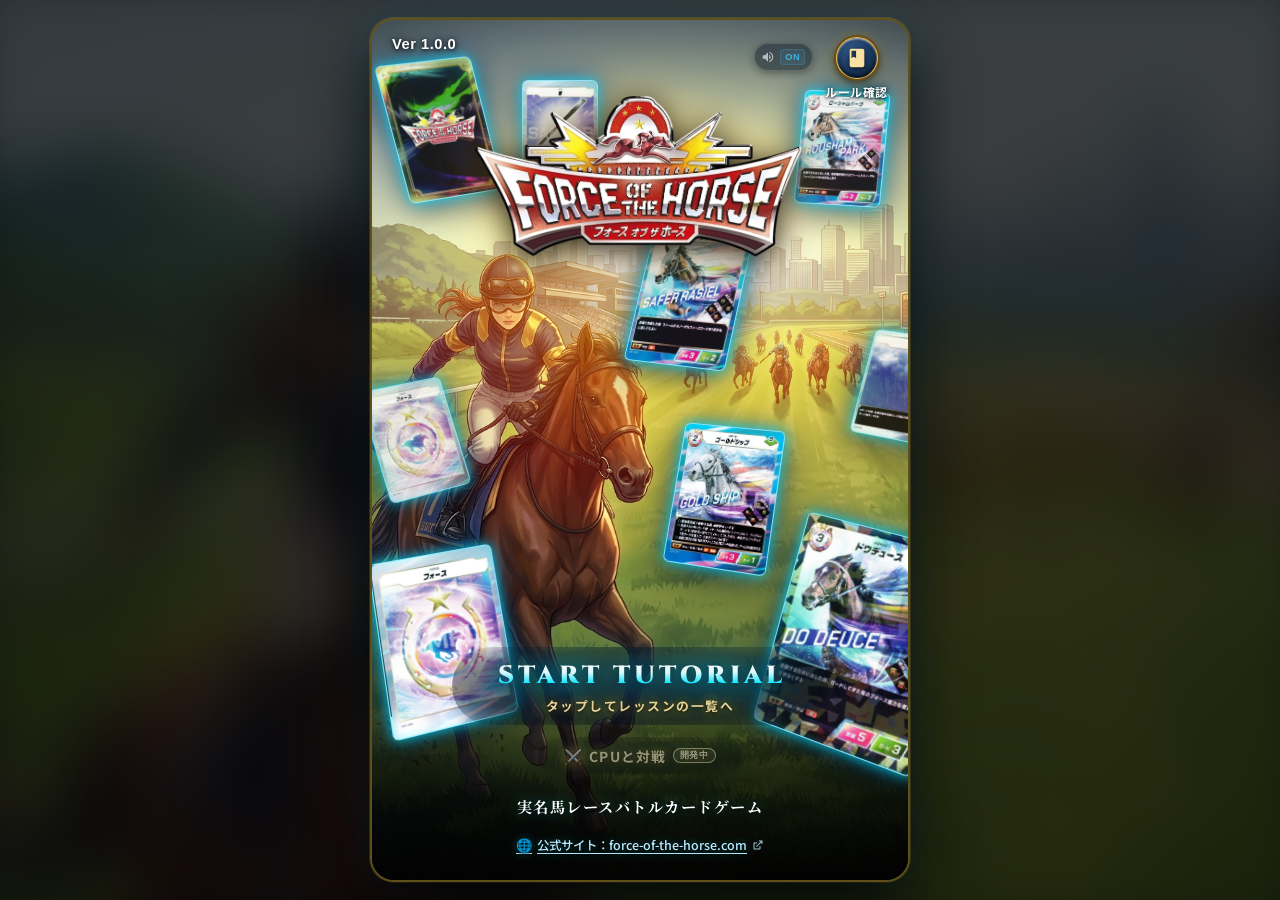
<file: index.html>
<!DOCTYPE html>
<html lang="ja">
<head>
  <!-- Google tag (gtag.js) -->
  <script async src="https://www.googletagmanager.com/gtag/js?id=G-0Z00J732MD"></script>
  <script>
    window.dataLayer = window.dataLayer || [];
    function gtag(){dataLayer.push(arguments);}
    gtag('js', new Date());

    gtag('config', 'G-0Z00J732MD');
  </script>
    <meta charset="UTF-8">
    <meta name="viewport" content="width=device-width, initial-scale=1.0, maximum-scale=1.0, user-scalable=no">
    <meta name="robots" content="noindex, nofollow, noarchive, nosnippet, noodp, noimageindex">
    <meta name="googlebot" content="noindex, nofollow, noarchive, nosnippet, noimageindex">
    <meta name="googlebot-news" content="noindex">
    <meta name="bingbot" content="noindex, nofollow, noarchive, nosnippet">
    <meta name="Baiduspider" content="noindex, nofollow">
    <meta name="Slurp" content="noindex, nofollow">
    <meta name="DuckDuckBot" content="noindex, nofollow">
      <title>FORCE OF THE HORSE — CARD & STRATEGY SIMULATION</title>
  <meta name="description" content="実名馬レースバトルカードゲーム「FORCE OF THE HORSE」をシュミレーターで体験しよう。">

  <!-- Favicon -->
  <link rel="icon" href="https://force-of-the-horse.com/wp-content/themes/foth/favicon.ico">
  <link rel="shortcut icon" href="https://force-of-the-horse.com/wp-content/themes/foth/favicon.ico" type="image/x-icon">

  <!-- OGP / Social Meta -->
  <meta property="og:type" content="website">
  <meta property="og:title" content="FORCE OF THE HORSE — CARD & STRATEGY SIMULATION">
  <meta property="og:description" content="実名馬レースバトルカードゲーム「FORCE OF THE HORSE」をシュミレーターで体験しよう。">
  <meta property="og:image" content="https://force-of-the-horse.com/wp-content/themes/foth/ogp.jpg">
  <meta property="og:site_name" content="FORCE OF THE HORSE">
  <meta name="twitter:card" content="summary_large_image">
  <meta name="twitter:title" content="FORCE OF THE HORSE — CARD & STRATEGY SIMULATION">
  <meta name="twitter:description" content="実名馬レースバトルカードゲーム「FORCE OF THE HORSE」をシュミレーターで体験しよう。">
  <meta name="twitter:image" content="https://force-of-the-horse.com/wp-content/themes/foth/ogp.jpg">
    <!-- Version Sync: v1.0.1 - 最新チュートリアル・CPU対戦UI同期 -->
    <link rel="preconnect" href="https://fonts.googleapis.com">
    <link rel="preconnect" href="https://fonts.gstatic.com" crossorigin>
    <link href="https://fonts.googleapis.com/css2?family=Alex+Brush&family=Cinzel+Decorative:wght@700;900&family=Cinzel:wght@600;700;800;900&family=Noto+Sans+JP:wght@400;500;700;900&family=Noto+Serif+JP:wght@500;600;700;900&display=swap" rel="stylesheet">
    <style>
        :root {
            --gold-primary: #d4af37;
            --gold-light: #fbe288;
            --gold-dark: #8b6814;
            --gold-glow: rgba(255, 215, 0, 0.6);
            --cyan-glow: #00e5ff;
            --cyan-accent: #00b0ff;
            --blue-royal-top: #2584f7;
            --blue-royal-mid: #1255be;
            --blue-royal-bot: #082d68;
            --text-dark: #413527;
            --text-gold: #f5e4b7;
        }

        *, *::before, *::after {
            margin: 0;
            padding: 0;
            box-sizing: border-box;
            user-select: none;
            -webkit-user-select: none;
        }

        html, body {
            width: 100%;
            height: 100%;
            overflow: hidden;
            background-color: #0b0f14;
            font-family: 'Noto Sans JP', sans-serif;
            color: #ffffff;
        }

        /* Ambient desktop background */
        body {
            display: flex;
            justify-content: center;
            align-items: center;
            min-height: 100vh;
            background: #060a10;
            position: relative;
            overflow: hidden;
        }

        body::before {
            content: '';
            position: fixed;
            inset: -40px;
            background-image: url('asset/Gemini_Generated_Image_yznjryznjryznjry.jpg');
            background-size: cover;
            background-position: center 30%;
            filter: blur(32px) brightness(0.25) saturate(1.2);
            z-index: 0;
            pointer-events: none;
        }

        /* Smartphone / Tablet Game Frame */
        .game-viewport {
            position: relative;
            z-index: 1;
            width: 100vw;
            height: 100vh;
            max-width: 540px;
            max-height: 100vh;
            aspect-ratio: 9 / 16;
            overflow: hidden;
            background-color: #000;
            box-shadow: 0 0 60px rgba(0, 0, 0, 0.9), 0 0 0 1px rgba(255, 215, 0, 0.25);
            display: flex;
            flex-direction: column;
        }

        @media (min-width: 600px) {
            .game-viewport {
                height: 96vh;
                border-radius: 24px;
                border: 2px solid rgba(212, 175, 55, 0.45);
                box-shadow: 0 25px 60px rgba(0, 0, 0, 0.85), 0 0 40px rgba(0, 180, 255, 0.15), 0 0 0 1px rgba(212, 175, 55, 0.3);
            }
        }

        /* ============================================================
           BACKGROUND ARTWORK & ATMOSPHERIC LAYERS
        ============================================================ */
        .bg-canvas {
            position: absolute;
            inset: 0;
            z-index: 1;
            background-image: url('asset/Gemini_Generated_Image_yznjryznjryznjry.jpg');
            background-size: cover;
            background-position: center 25%;
            background-repeat: no-repeat;
            transform: scale(1.02);
            animation: subtlePan 24s ease-in-out infinite alternate;
        }

        @keyframes subtlePan {
            0% { transform: scale(1.02) translateY(0); }
            100% { transform: scale(1.05) translateY(-8px); }
        }

        /* Warm sunset bloom matching the reference image */
        .bg-sunset-bloom {
            position: absolute;
            inset: 0;
            z-index: 2;
            pointer-events: none;
            background: 
                radial-gradient(ellipse 90% 45% at 58% 28%, rgba(255, 235, 170, 0.65) 0%, rgba(255, 175, 70, 0.45) 35%, rgba(255, 130, 45, 0.2) 60%, transparent 85%),
                linear-gradient(180deg, rgba(80, 140, 220, 0.15) 0%, rgba(255, 185, 90, 0.3) 24%, rgba(255, 140, 50, 0.15) 40%, rgba(10, 20, 10, 0.05) 60%, rgba(0, 0, 0, 0.65) 100%);
            mix-blend-mode: hard-light;
        }

        .bg-vignette {
            position: absolute;
            inset: 0;
            z-index: 3;
            pointer-events: none;
            background: radial-gradient(circle at 50% 50%, transparent 60%, rgba(0, 0, 0, 0.5) 100%),
                        linear-gradient(to bottom, rgba(0,0,0,0.35) 0%, transparent 15%, transparent 80%, rgba(0,0,0,0.85) 100%);
        }

        /* ============================================================
           FLOATING HOLOGRAPHIC TCG CARDS (PERSPECTIVE 3D)
        ============================================================ */
        .cards-layer {
            position: absolute;
            inset: 0;
            z-index: 4;
            pointer-events: none;
            overflow: hidden;
            perspective: 800px;
        }

        .holo-card {
            position: absolute;
            width: 105px;
            height: 147px;
            border-radius: 6px;
            background-size: cover;
            background-position: center;
            border: 1.5px solid rgba(140, 235, 255, 0.95);
            box-shadow: 
                0 0 12px rgba(0, 229, 255, 0.8),
                0 0 25px rgba(0, 140, 255, 0.45),
                inset 0 0 10px rgba(0, 229, 255, 0.35);
            filter: drop-shadow(0 8px 16px rgba(0, 0, 0, 0.6));
            transform-style: preserve-3d;
            will-change: transform;
        }

        /* Holographic sheen overlay */
        .holo-card::after {
            content: '';
            position: absolute;
            inset: 0;
            border-radius: 5px;
            background: linear-gradient(135deg, rgba(255, 255, 255, 0.35) 0%, rgba(0, 229, 255, 0.15) 40%, rgba(255, 0, 220, 0.12) 70%, transparent 100%);
            mix-blend-mode: overlay;
            animation: holoSheen 4s ease-in-out infinite alternate;
        }

        @keyframes holoSheen {
            0% { opacity: 0.4; }
            100% { opacity: 0.85; }
        }

        /* Card 1: Moved above Login Box ("プレイヤーIDとパスワードでログイン"の上) */
        .card-top-left {
            left: 56%;
            top: 47%;
            width: 104px;
            height: 145px;
            background-image: url('asset/card-images.jpg');
            transform: rotateY(-18deg) rotateX(14deg) rotateZ(6deg);
            animation: floatCardAboveLogin 7s ease-in-out infinite alternate;
        }

        @keyframes floatCardAboveLogin {
            0% { transform: rotateY(-18deg) rotateX(14deg) rotateZ(6deg) translateY(0px); }
            50% { transform: rotateY(-21deg) rotateX(11deg) rotateZ(8deg) translateY(-7px); }
            100% { transform: rotateY(-15deg) rotateX(16deg) rotateZ(4deg) translateY(5px); }
        }

        /* Card 2: Top-Right */
        .card-top-right {
            left: 49%;
            top: 23%;
            width: 108px;
            height: 151px;
            background-image: url('asset/61HsaJIMLsL._AC_UF894,1000_QL80_.jpg');
            transform: rotateY(-22deg) rotateX(12deg) rotateZ(9deg);
            animation: floatCard2 6.5s ease-in-out infinite alternate;
        }

        @keyframes floatCard2 {
            0% { transform: rotateY(-22deg) rotateX(12deg) rotateZ(9deg) translateY(0px); }
            50% { transform: rotateY(-25deg) rotateX(15deg) rotateZ(7deg) translateY(-9px); }
            100% { transform: rotateY(-18deg) rotateX(10deg) rotateZ(11deg) translateY(5px); }
        }

        /* Card 3: Bottom-Left (Foreground Card - enlarged slightly for depth) */
        .card-bottom-left {
            left: 2%;
            top: 62%;
            width: 122px;
            height: 171px;
            background-image: url('asset/スクリーンショット 2026-08-30 211958.png');
            transform: rotateY(18deg) rotateX(12deg) rotateZ(-8deg);
            animation: floatCard3 8s ease-in-out infinite alternate;
        }

        @keyframes floatCard3 {
            0% { transform: rotateY(18deg) rotateX(12deg) rotateZ(-8deg) translateY(0px); }
            50% { transform: rotateY(15deg) rotateX(15deg) rotateZ(-6deg) translateY(6px); }
            100% { transform: rotateY(21deg) rotateX(10deg) rotateZ(-10deg) translateY(-6px); }
        }



        /* Card 5: Bottom-Right Foreground (Large, bleeding slightly off-screen) */
        .card-bottom-far-right {
            right: -28px;
            top: 59%;
            width: 158px;
            height: 221px;
            background-image: url('images/horse-dodeuce.jpg');
            transform: rotateY(-22deg) rotateX(12deg) rotateZ(13deg);
            animation: floatCardFarRight 7.6s ease-in-out infinite alternate;
            z-index: 5;
        }

        @keyframes floatCardFarRight {
            0% { transform: rotateY(-22deg) rotateX(12deg) rotateZ(13deg) translateY(0px); }
            50% { transform: rotateY(-25deg) rotateX(15deg) rotateZ(10deg) translateY(-8px); }
            100% { transform: rotateY(-19deg) rotateX(9deg) rotateZ(15deg) translateY(6px); }
        }

        /* ============================================================
           CARDS BEHIND & WRAPPING AROUND "FORCE OF THE HORSE" LOGO
           (Moderated, elegant irregular 3D tilts)
        ============================================================ */
        /* Distant Card 1: Top-Left (Distant Card - enlarged slightly as requested) */
        .card-behind-logo-tl {
            left: 4%;
            top: 5%;
            width: 95px;
            height: 133px;
            background-image: url('asset/foth1_0011.jpg');
            transform: rotateZ(-16deg) rotateY(18deg) rotateX(-8deg);
            animation: floatLogoTL 7.8s ease-in-out infinite alternate;
            opacity: 0.95;
            z-index: 2;
        }
        @keyframes floatLogoTL {
            0% { transform: rotateZ(-16deg) rotateY(18deg) rotateX(-8deg) translateY(0px); }
            50% { transform: rotateZ(-19deg) rotateY(21deg) rotateX(-5deg) translateY(-6px); }
            100% { transform: rotateZ(-13deg) rotateY(15deg) rotateX(-11deg) translateY(5px); }
        }

        .card-behind-logo-tr {
            right: 4.5%;
            top: 8%;
            width: 84px;
            height: 118px;
            background-image: url('asset/61OqIgWDonL.jpg');
            transform: rotateZ(6deg) rotateY(-8deg) rotateX(4deg);
            animation: floatLogoTR 7.5s ease-in-out infinite alternate;
            opacity: 0.95;
            z-index: 2;
        }
        @keyframes floatLogoTR {
            0% { transform: rotateZ(6deg) rotateY(-8deg) rotateX(4deg) translateY(0px); }
            50% { transform: rotateZ(7.5deg) rotateY(-10deg) rotateX(2deg) translateY(-5px); }
            100% { transform: rotateZ(4.5deg) rotateY(-6deg) rotateX(5deg) translateY(4px); }
        }

        .card-behind-logo-c {
            left: 28%;
            top: 7%;
            width: 76px;
            height: 106px;
            background-image: url('asset/1765615597-r2f8qAQ6wsbCBzUNpWtdnhx4.webp');
            transform: none;
            animation: floatLogoC 8s ease-in-out infinite alternate;
            opacity: 0.95;
            z-index: 1;
        }
        @keyframes floatLogoC {
            0% { transform: translateY(0px); }
            50% { transform: translateY(-6px); }
            100% { transform: translateY(4px); }
        }

        /* Ambient floating cards across scene */
        .card-mid-left {
            left: 0.5%;
            top: 42%;
            width: 82px;
            height: 115px;
            background-image: url('asset/518NoEv5KrL.jpg');
            transform: rotateY(26deg) rotateX(12deg) rotateZ(-14deg);
            animation: floatMidL 8s ease-in-out infinite alternate;
            opacity: 0.88;
        }
        @keyframes floatMidL {
            0% { transform: rotateY(26deg) rotateX(12deg) rotateZ(-14deg) translateY(0px); }
            50% { transform: rotateY(22deg) rotateX(15deg) rotateZ(-11deg) translateY(7px); }
            100% { transform: rotateY(30deg) rotateX(9deg) rotateZ(-17deg) translateY(-6px); }
        }

        .card-mid-right {
            right: -35px;
            top: 36%;
            width: 80px;
            height: 112px;
            background-image: url('asset/shopping.webp');
            transform: rotateY(-22deg) rotateX(15deg) rotateZ(12deg);
            animation: floatMidR 7.8s ease-in-out infinite alternate;
            opacity: 0.88;
        }
        @keyframes floatMidR {
            0% { transform: rotateY(-22deg) rotateX(15deg) rotateZ(12deg) translateY(0px); }
            50% { transform: rotateY(-19deg) rotateX(12deg) rotateZ(15deg) translateY(-6px); }
            100% { transform: rotateY(-25deg) rotateX(18deg) rotateZ(9deg) translateY(5px); }
        }

        /* ============================================================
           UI OVERLAY STRUCTURE
        ============================================================ */
        .ui-container {
            position: relative;
            z-index: 10;
            width: 100%;
            height: 100%;
            display: flex;
            flex-direction: column;
            justify-content: space-between;
            padding: 14px 16px;
        }

        /* Top Bar */
        .top-bar {
            display: flex;
            justify-content: space-between;
            align-items: flex-start;
            width: 100%;
            padding: 2px 4px 0 4px;
        }

        .server-info {
            display: flex;
            flex-direction: column;
            gap: 2px;
            font-size: 0.84rem;
            text-shadow: 0 1px 4px rgba(0, 0, 0, 0.9), 0 0 10px rgba(0, 0, 0, 0.7);
            letter-spacing: 0.2px;
        }

        .server-info .version {
            font-weight: 700;
            font-family: 'Segoe UI', 'Roboto', sans-serif;
            color: #ffffff;
            font-size: 0.92rem;
            letter-spacing: 0.5px;
        }

        .server-info .status-row {
            display: flex;
            align-items: center;
            gap: 4px;
            color: #ffffff;
            font-size: 0.8rem;
            font-weight: 500;
        }

        .server-info .status-busy {
            color: #ff9800;
            font-weight: 800;
            text-shadow: 0 0 8px rgba(255, 152, 0, 0.7);
        }

        /* Top Right Icon Buttons */
        .top-actions {
            display: flex;
            align-items: center;
            gap: 12px;
        }

        /* BGM Capsule Toggle Button (控えめで邪魔にならないコンパクトなガラスピルデザイン) */
        .bgm-pill-btn {
            display: inline-flex;
            align-items: center;
            gap: 5px;
            height: 28px;
            padding: 0 7px 0 6px;
            background: rgba(8, 20, 36, 0.6);
            border: 1px solid rgba(255, 255, 255, 0.18);
            border-radius: 14px;
            box-shadow: 0 2px 8px rgba(0, 0, 0, 0.45);
            cursor: pointer;
            outline: none;
            opacity: 0.78;
            transition: all 0.2s cubic-bezier(0.16, 1, 0.3, 1);
            backdrop-filter: blur(8px);
            -webkit-backdrop-filter: blur(8px);
            margin-bottom: 22px; /* ルール確認の丸ボタンと中心高さを揃える */
        }

        .bgm-pill-btn:hover {
            opacity: 1;
            transform: translateY(-1px);
            border-color: rgba(56, 189, 248, 0.4);
            background: rgba(12, 28, 48, 0.75);
            box-shadow: 0 3px 12px rgba(0, 0, 0, 0.55), 0 0 8px rgba(56, 189, 248, 0.2);
        }

        .bgm-pill-btn:active {
            transform: scale(0.96);
        }

        .bgm-pill-btn.is-muted {
            opacity: 0.55;
            background: rgba(15, 23, 42, 0.5);
            border-color: rgba(255, 255, 255, 0.1);
            box-shadow: 0 1px 4px rgba(0, 0, 0, 0.35);
        }

        .bgm-pill-btn.is-muted:hover {
            opacity: 0.85;
            border-color: rgba(148, 163, 184, 0.3);
        }

        .bgm-pill-icon-wrap {
            display: flex;
            align-items: center;
            justify-content: center;
            width: 14px;
            height: 14px;
        }

        .bgm-pill-svg {
            width: 14px;
            height: 14px;
            fill: rgba(226, 232, 240, 0.85);
            transition: fill 0.2s ease;
        }

        .bgm-pill-btn:hover .bgm-pill-svg {
            fill: #38bdf8;
        }

        .bgm-pill-btn.is-muted .bgm-pill-svg {
            fill: #64748b;
        }

        .bgm-pill-status {
            display: inline-flex;
            align-items: center;
            justify-content: center;
            font-size: 0.58rem;
            font-weight: 800;
            font-family: 'Segoe UI', 'Roboto', sans-serif;
            padding: 0 4px;
            height: 16px;
            border-radius: 4px;
            background: rgba(56, 189, 248, 0.12);
            color: #38bdf8;
            border: 1px solid rgba(56, 189, 248, 0.25);
            letter-spacing: 0.4px;
            transition: all 0.2s ease;
        }

        .bgm-pill-btn.is-muted .bgm-pill-status {
            background: rgba(100, 116, 139, 0.12);
            color: #64748b;
            border-color: rgba(100, 116, 139, 0.2);
        }

        .circle-btn-wrapper {
            display: flex;
            flex-direction: column;
            align-items: center;
            gap: 3px;
            cursor: pointer;
            transition: transform 0.15s ease;
        }

        .circle-btn-wrapper:hover {
            transform: scale(1.08);
        }

        .circle-btn-wrapper:active {
            transform: scale(0.95);
        }

        .circle-btn {
            position: relative;
            width: 44px;
            height: 44px;
            border-radius: 50%;
            background: radial-gradient(circle at 35% 30%, #305888 0%, #173356 60%, #091726 100%);
            border: 2px solid #e5c158;
            box-shadow: 
                0 3px 10px rgba(0, 0, 0, 0.7),
                0 0 12px rgba(212, 175, 55, 0.5),
                inset 0 1px 2px rgba(255, 255, 255, 0.7),
                inset 0 -2px 4px rgba(0, 0, 0, 0.7);
            display: flex;
            justify-content: center;
            align-items: center;
            outline: 2px solid #6b4d1b;
            outline-offset: -1px;
        }

        .circle-btn-label {
            font-size: 0.74rem;
            font-weight: 700;
            color: #ffffff;
            text-shadow: 0 1px 3px rgba(0, 0, 0, 0.95), 0 0 8px rgba(0, 0, 0, 0.9);
            letter-spacing: 0.6px;
            white-space: nowrap;
        }

        .circle-btn .btn-icon {
            color: #ffffff;
            font-size: 1.35rem;
            font-weight: 900;
            font-family: 'Cinzel', serif;
            filter: drop-shadow(0 1px 2px rgba(0, 0, 0, 0.8));
        }

        .circle-btn svg {
            width: 23px;
            height: 23px;
            fill: #f7e2a4;
            filter: drop-shadow(0 1px 2px rgba(0, 0, 0, 0.8));
        }

        /* Red notification badge */
        .badge-notify {
            position: absolute;
            top: -4px;
            right: -4px;
            width: 18px;
            height: 18px;
            background: radial-gradient(circle, #ff3b30 0%, #d31e15 100%);
            border: 1.5px solid #ffffff;
            border-radius: 50%;
            display: flex;
            align-items: center;
            justify-content: center;
            color: #ffffff;
            font-size: 0.68rem;
            font-weight: 900;
            box-shadow: 0 2px 6px rgba(0, 0, 0, 0.7);
            animation: pulseBadge 2s infinite ease-in-out;
        }

        @keyframes pulseBadge {
            0%, 100% { transform: scale(1); }
            50% { transform: scale(1.15); box-shadow: 0 0 10px rgba(255, 59, 48, 0.8); }
        }



        /* ============================================================
           GAME TITLE LOGO (Official forcelogo.png)
        ============================================================ */
        .title-logo-section {
            width: 100%;
            display: flex;
            flex-direction: column;
            align-items: center;
            margin-top: -4px;
            position: relative;
            z-index: 8;
        }

        @media (max-width: 600px) {
            .title-logo-section {
                margin-top: -18px;
            }
        }

        .main-title-logo {
            width: 82%;
            max-width: 340px;
            height: auto;
            display: block;
            margin: 0 auto;
            filter: drop-shadow(0 6px 16px rgba(0, 0, 0, 0.85)) drop-shadow(0 0 24px rgba(255, 180, 50, 0.4));
            animation: logoFloat 6s ease-in-out infinite alternate;
            user-select: none;
            -webkit-user-drag: none;
            cursor: pointer;
            transition: transform 0.25s ease, filter 0.25s ease;
        }

        .main-title-logo:hover {
            transform: scale(1.03);
            filter: drop-shadow(0 10px 24px rgba(0, 0, 0, 0.9)) drop-shadow(0 0 32px rgba(255, 215, 0, 0.65));
        }

        @keyframes logoFloat {
            0% {
                transform: translateY(0) scale(1);
                filter: drop-shadow(0 6px 14px rgba(0, 0, 0, 0.85)) drop-shadow(0 0 20px rgba(255, 180, 50, 0.35));
            }
            100% {
                transform: translateY(-5px) scale(1.015);
                filter: drop-shadow(0 12px 22px rgba(0, 0, 0, 0.95)) drop-shadow(0 0 30px rgba(255, 215, 0, 0.55));
            }
        }

        /* ============================================================
           START ACTIONS (Smartphone Game Title Prompts)
        ============================================================ */
        .start-actions-container {
            width: 100%;
            display: flex;
            flex-direction: column;
            align-items: center;
            justify-content: center;
            gap: 12px;
            margin-top: auto;
            margin-bottom: 22px;
            z-index: 20;
            pointer-events: auto;
        }

        #btnStartTutorial:focus-visible {
            outline: 2px solid #00e5ff;
            outline-offset: 4px;
            border-radius: 999px;
        }

        /* Main CTA: START TUTORIAL */
        .tap-start-badge {
            position: relative;
            display: inline-flex;
            flex-direction: column;
            align-items: center;
            justify-content: center;
            padding: 12px 42px 10px 42px;
            background: radial-gradient(ellipse at center, rgba(16, 28, 48, 0.78) 0%, rgba(8, 14, 25, 0.5) 65%, transparent 100%);
            border-radius: 999px;
            animation: tapBreathe 2.4s ease-in-out infinite;
            transition: transform 0.15s ease, filter 0.15s ease;
        }

        .tap-start-badge:hover {
            transform: scale(1.05);
            filter: brightness(1.2);
        }

        /* Secondary Sub CTA: CPU Battle (START TUTORIAL と同様に枠線なし・透明グラデーション) */
        .cpu-battle-btn {
            position: relative;
            display: inline-flex;
            align-items: center;
            justify-content: center;
            gap: 6px;
            padding: 8px 26px;
            border-radius: 999px;
            border: none;
            outline: none;
            background: radial-gradient(ellipse at center, rgba(16, 28, 48, 0.78) 0%, rgba(8, 14, 25, 0.45) 65%, transparent 100%);
            box-shadow: none;
            color: #f7e0a0;
            font-family: 'Noto Sans JP', sans-serif;
            font-size: 0.86rem;
            font-weight: 700;
            letter-spacing: 1.2px;
            cursor: pointer;
            transition: transform 0.18s ease, filter 0.18s ease, opacity 0.18s ease;
            text-shadow: 0 1px 4px rgba(0, 0, 0, 0.95), 0 0 8px rgba(255, 215, 0, 0.6);
            animation: cpuGentleBreathe 3.2s ease-in-out infinite 0.6s;
            opacity: 0.92;
        }

        .cpu-battle-btn:hover {
            transform: scale(1.06);
            filter: brightness(1.25);
            opacity: 1;
        }

        .cpu-battle-btn:active {
            transform: scale(0.98);
        }

        .cpu-battle-btn:disabled {
            cursor: not-allowed;
            opacity: 0.58;
            filter: saturate(0.55);
            animation: none;
        }

        .cpu-battle-btn:disabled:hover,
        .cpu-battle-btn:disabled:active {
            transform: none;
            filter: saturate(0.55);
            opacity: 0.58;
        }

        .cpu-battle-btn .cpu-icon {
            font-size: 0.92rem;
            filter: drop-shadow(0 0 6px rgba(255, 215, 0, 0.7));
        }

        .cpu-beta-tag {
            padding: 2px 6px;
            border: 1px solid rgba(247, 224, 160, 0.8);
            border-radius: 999px;
            font-family: 'Cinzel', sans-serif;
            font-size: 0.58rem;
            line-height: 1;
            letter-spacing: 0.8px;
            color: #fff2bf;
            background: rgba(212, 175, 55, 0.14);
        }


        .tap-main-text {
            font-family: 'Cinzel', 'Noto Sans JP', sans-serif;
            font-size: 1.55rem;
            font-weight: 900;
            letter-spacing: 4px;
            white-space: nowrap;
            background: linear-gradient(180deg, #ffffff 0%, #e0f7fa 40%, #00e5ff 75%, #0088cc 100%);
            -webkit-background-clip: text;
            -webkit-text-fill-color: transparent;
            filter: drop-shadow(0 0 12px rgba(0, 229, 255, 0.95)) drop-shadow(0 0 25px rgba(0, 160, 255, 0.6)) drop-shadow(0 2px 6px rgba(0, 0, 0, 0.9));
            text-align: center;
            padding-left: 4px;
            animation: textGlowPulse 2.4s ease-in-out infinite alternate;
        }

        .tap-sub-text {
            font-family: 'Noto Sans JP', sans-serif;
            font-size: 0.8rem;
            font-weight: 700;
            letter-spacing: 1.5px;
            white-space: nowrap;
            color: #f7e0a0;
            text-shadow: 0 1px 4px rgba(0, 0, 0, 0.95), 0 0 8px rgba(255, 215, 0, 0.6);
            margin-top: 4px;
            opacity: 0.92;
        }

        @keyframes tapBreathe {
            0%, 100% {
                transform: translateY(0) scale(1);
                opacity: 0.9;
            }
            50% {
                transform: translateY(-4px) scale(1.03);
                opacity: 1;
            }
        }

        @keyframes cpuGentleBreathe {
            0%, 100% {
                transform: translateY(0);
                opacity: 0.88;
            }
            50% {
                transform: translateY(-1.5px);
                opacity: 0.96;
            }
        }

        @keyframes textGlowPulse {
            0% {
                filter: drop-shadow(0 0 8px rgba(0, 229, 255, 0.7)) drop-shadow(0 2px 4px rgba(0, 0, 0, 0.9));
            }
            100% {
                filter: drop-shadow(0 0 18px rgba(0, 229, 255, 1)) drop-shadow(0 0 35px rgba(0, 160, 255, 0.85)) drop-shadow(0 2px 6px rgba(0, 0, 0, 0.9));
            }
        }

        /* Screen Tap Ripple Effect */
        .touch-ripple {
            position: absolute;
            width: 50px;
            height: 50px;
            margin-left: -25px;
            margin-top: -25px;
            border-radius: 50%;
            border: 2px solid #00e5ff;
            box-shadow: 0 0 20px #00e5ff, inset 0 0 12px #00e5ff;
            pointer-events: none;
            z-index: 999;
            animation: rippleAnim 0.7s cubic-bezier(0.1, 0.8, 0.3, 1) forwards;
        }

        @keyframes rippleAnim {
            0% {
                transform: scale(0.3);
                opacity: 1;
                border-width: 3px;
            }
            100% {
                transform: scale(5);
                opacity: 0;
                border-width: 1px;
            }
        }

        /* ============================================================
           FOOTER (CATCHPHRASE & COPYRIGHT)
        ============================================================ */
        .footer-section {
            width: 100%;
            display: flex;
            flex-direction: column;
            align-items: center;
            text-align: center;
            gap: 6px;
            padding-bottom: 8px;
        }

        .catchphrase {
            font-family: 'Shippori Mincho', 'Noto Serif JP', serif;
            font-size: 0.95rem;
            font-weight: 700;
            color: #ffffff;
            letter-spacing: 1.5px;
            text-shadow: 
                0 2px 6px rgba(0, 0, 0, 0.95),
                0 0 14px rgba(0, 229, 255, 0.45);
        }

        .footer-official-row {
            display: flex;
            align-items: center;
            justify-content: center;
            margin-top: 12px;
            margin-bottom: 4px;
            z-index: 25;
        }

        .official-site-link {
            display: inline-flex;
            align-items: center;
            gap: 5px;
            font-size: 0.78rem;
            font-weight: 500;
            color: #b8ecff;
            text-decoration: underline;
            text-underline-offset: 3px;
            text-shadow: 0 1px 3px rgba(0, 0, 0, 0.95), 0 0 8px rgba(0, 229, 255, 0.4);
            transition: all 0.2s ease;
            cursor: pointer;
        }

        .official-site-link:hover {
            color: #ffffff;
            text-shadow: 0 1px 3px rgba(0, 0, 0, 0.95), 0 0 14px rgba(0, 229, 255, 0.85);
            transform: scale(1.03);
        }

        .official-site-link .link-icon {
            font-size: 0.82rem;
        }

        .official-site-link .external-icon {
            width: 12px;
            height: 12px;
            fill: currentColor;
            opacity: 0.85;
            vertical-align: middle;
        }

        .copyright {
            font-size: 0.66rem;
            color: #b0c0d2;
            letter-spacing: 0.5px;
            text-shadow: 0 1px 3px rgba(0, 0, 0, 0.9);
            opacity: 0.88;
        }

        /* ============================================================
           MODALS (HELP, NOTICE, REGISTER, FORGOT PW)
        ============================================================ */
        .modal-overlay {
            position: fixed;
            inset: 0;
            z-index: 100;
            background: rgba(0, 0, 0, 0.75);
            backdrop-filter: blur(6px);
            -webkit-backdrop-filter: blur(6px);
            display: none;
            justify-content: center;
            align-items: center;
            padding: 20px;
            animation: fadeIn 0.25s ease-out;
        }

        .modal-overlay.active {
            display: flex;
        }

        .modal-card {
            width: 100%;
            max-width: 440px;
            max-height: 85vh;
            background: linear-gradient(165deg, #182230 0%, #0d141e 100%);
            border: 2px solid #d4af37;
            border-radius: 18px;
            box-shadow: 0 20px 50px rgba(0, 0, 0, 0.8), 0 0 30px rgba(212, 175, 55, 0.35);
            overflow: hidden;
            display: flex;
            flex-direction: column;
            animation: zoomIn 0.25s cubic-bezier(0.18, 0.89, 0.32, 1.28);
        }

        @keyframes zoomIn {
            from { transform: scale(0.9); opacity: 0; }
            to { transform: scale(1); opacity: 1; }
        }

        @keyframes fadeIn {
            from { opacity: 0; }
            to { opacity: 1; }
        }

        .modal-header {
            padding: 16px 20px;
            background: linear-gradient(90deg, #122135 0%, #1e3a60 50%, #122135 100%);
            border-bottom: 1.5px solid #d4af37;
            display: flex;
            justify-content: space-between;
            align-items: center;
        }

        .modal-title {
            font-family: 'Cinzel', 'Noto Serif JP', serif;
            font-size: 1.15rem;
            font-weight: 700;
            color: #f7e0a0;
            text-shadow: 0 0 8px rgba(255, 215, 0, 0.4);
            display: flex;
            align-items: center;
            gap: 8px;
        }

        .modal-close-btn {
            background: none;
            border: none;
            color: #d4af37;
            font-size: 1.5rem;
            cursor: pointer;
            line-height: 1;
            padding: 0 4px;
            transition: transform 0.15s, color 0.15s;
        }

        .modal-close-btn:hover {
            color: #ffffff;
            transform: scale(1.2);
        }

        .modal-body {
            padding: 20px;
            overflow-y: auto;
            color: #d8e2ec;
            font-size: 0.88rem;
            line-height: 1.65;
        }

        .modal-body h4 {
            color: #f7e0a0;
            margin: 14px 0 6px 0;
            font-size: 0.95rem;
            border-bottom: 1px solid rgba(212, 175, 55, 0.3);
            padding-bottom: 4px;
        }

        .modal-body h4:first-child {
            margin-top: 0;
        }

        .modal-body p {
            margin-bottom: 8px;
        }

        .modal-footer {
            padding: 12px 20px;
            border-top: 1px solid rgba(212, 175, 55, 0.3);
            display: flex;
            justify-content: flex-end;
            gap: 10px;
            background: rgba(10, 15, 22, 0.8);
        }

        .modal-btn {
            padding: 8px 24px;
            border-radius: 999px;
            border: 1px solid #d4af37;
            background: linear-gradient(180deg, #1b6fd5 0%, #0d469b 100%);
            color: #fff;
            font-weight: 700;
            cursor: pointer;
            font-size: 0.88rem;
            transition: all 0.2s;
        }

        .modal-btn:hover {
            filter: brightness(1.15);
            box-shadow: 0 0 10px rgba(27, 111, 213, 0.6);
        }

        .modal-btn.secondary {
            color: #c9d5df;
            border-color: rgba(201, 213, 223, 0.45);
            background: rgba(255, 255, 255, 0.04);
        }

        .beta-notice {
            margin: 0 0 12px;
            padding: 9px 12px;
            border: 1px solid rgba(212, 175, 55, 0.55);
            border-radius: 10px;
            color: #ffe59b;
            background: rgba(212, 175, 55, 0.08);
            font-weight: 700;
        }

        /* ============================================================
           LOADING SCREEN OVERLAY
        ============================================================ */
        .loading-screen {
            position: absolute;
            inset: 0;
            z-index: 200;
            background: rgba(5, 10, 18, 0.94);
            display: none;
            flex-direction: column;
            align-items: center;
            justify-content: center;
            gap: 16px;
        }

        .loading-screen.active {
            display: flex;
            animation: fadeIn 0.3s ease-out;
        }

        .loading-crest {
            width: 70px;
            height: 70px;
            border: 3px solid rgba(212, 175, 55, 0.3);
            border-top-color: #00e5ff;
            border-bottom-color: #ffd700;
            border-radius: 50%;
            animation: spinCrest 1.2s cubic-bezier(0.5, 0, 0.5, 1) infinite;
            filter: drop-shadow(0 0 12px rgba(0, 229, 255, 0.7));
        }

        @keyframes spinCrest {
            to { transform: rotate(360deg); }
        }

        .loading-text {
            font-family: 'Cinzel', 'Noto Sans JP', sans-serif;
            font-size: 1rem;
            font-weight: 700;
            color: #00e5ff;
            letter-spacing: 2px;
            text-shadow: 0 0 10px rgba(0, 229, 255, 0.7);
        }

        /* Sparkle particle dots */
        .sparkle {
            position: absolute;
            width: 3px;
            height: 3px;
            background-color: #fff;
            border-radius: 50%;
            pointer-events: none;
            box-shadow: 0 0 8px #00e5ff, 0 0 16px #00e5ff;
            animation: sparkleTwinkle 3s infinite ease-in-out;
        }

        @keyframes sparkleTwinkle {
            0%, 100% { opacity: 0; transform: scale(0.3); }
            50% { opacity: 1; transform: scale(1.4); }
        }
    </style>
</head>
<body>

    <!-- Main Game Container -->
    <div class="game-viewport">

        <!-- Background Artwork -->
        <div class="bg-canvas"></div>

        <!-- Atmospheric Sunset Bloom & Vignette -->
        <div class="bg-sunset-bloom"></div>
        <div class="bg-vignette"></div>

        <!-- 3D Floating Hologram Cards -->
        <div class="cards-layer">
            <!-- Cards behind & wrapping around FORCE OF THE HORSE logo -->
            <div class="holo-card card-behind-logo-tl" title="カード裏面 (ロゴ背面左)"></div>
            <div class="holo-card card-behind-logo-tr" title="ローシャム (ロゴ背面右)"></div>
            <div class="holo-card card-behind-logo-c" title="アイテム鞭 (ロゴ背面上部)"></div>

            <!-- Foreground & Midground Floating Cards -->
            <div class="holo-card card-top-left" title="ゴールドシップ (ログイン上部)"></div>
            <div class="holo-card card-top-right" title="セファーラジエル"></div>
            <div class="holo-card card-mid-left" title="競走馬カード (左端)"></div>
            <div class="holo-card card-mid-right" title="競走馬カード (右端)"></div>
            <div class="holo-card card-bottom-left" title="フォース"></div>
            <div class="holo-card card-bottom-far-right" title="ドウデュース (右下手前)"></div>
        </div>

        <!-- Sparkle Light Motes -->
        <div class="sparkle" style="top: 22%; left: 30%; animation-delay: 0.2s;"></div>
        <div class="sparkle" style="top: 35%; left: 75%; animation-delay: 1.1s;"></div>
        <div class="sparkle" style="top: 50%; left: 20%; animation-delay: 2.3s;"></div>
        <div class="sparkle" style="top: 68%; left: 80%; animation-delay: 0.7s;"></div>
        <div class="sparkle" style="top: 15%; left: 65%; animation-delay: 1.8s;"></div>

        <!-- Interactive UI Content Layer -->
        <div class="ui-container">

            <!-- Top Header -->
            <header class="top-bar">
                <div class="server-info">
                    <span class="version">Ver 1.0.0</span>
                </div>

                <div class="top-actions">
                    <!-- BGM Capsule Toggle Button (ルール確認ボタンと差別化されたカプセル型デザイン) -->
                    <button class="bgm-pill-btn" id="btnAudioToggle" type="button" aria-label="BGMのオン/オフ切り替え" title="BGMのオン/オフ切り替え">
                        <span class="bgm-pill-icon-wrap">
                            <svg id="iconBgmOn" viewBox="0 0 24 24" class="bgm-pill-svg">
                                <path d="M3 9v6h4l5 5V4L7 9H3zm13.5 3c0-1.77-1.02-3.29-2.5-4.03v8.05c1.48-.73 2.5-2.25 2.5-4.02zM14 3.23v2.06c2.89.86 5 3.54 5 6.71s-2.11 5.85-5 6.71v2.06c4.01-.91 7-4.49 7-8.77s-2.99-7.86-7-8.77z"/>
                            </svg>
                            <svg id="iconBgmOff" viewBox="0 0 24 24" class="bgm-pill-svg" style="display: none;">
                                <path d="M16.5 12c0-1.77-1.02-3.29-2.5-4.03v2.21l2.45 2.45c.03-.2.05-.41.05-.63zm2.5 0c0 .94-.2 1.82-.54 2.64l1.51 1.51C20.63 14.91 21 13.5 21 12c0-4.28-2.99-7.86-7-8.77v2.06c2.89.86 5 3.54 5 6.71zM4.27 3L3 4.27 7.73 9H3v6h4l5 5v-6.73l4.25 4.25c-.67.52-1.42.93-2.25 1.18v2.06c1.38-.31 2.63-.95 3.69-1.81L19.73 21 21 19.73l-9-9L4.27 3zM12 4L9.91 6.09 12 8.18V4z"/>
                            </svg>
                        </span>
                        <span class="bgm-pill-status" id="audioToggleStatus">ON</span>
                    </button>

                    <!-- Rule Confirmation Button (丸型ゴールドボタン) -->
                    <div class="circle-btn-wrapper" id="btnHelp" role="button" tabindex="0">
                        <div class="circle-btn">
                            <svg viewBox="0 0 24 24" style="width: 22px; height: 22px; fill: #f7e2a4;">
                                <path d="M18 2H6c-1.1 0-2 .9-2 2v16c0 1.1.9 2 2 2h12c1.1 0 2-.9 2-2V4c0-1.1-.9-2-2-2zM6 4h5v8l-2.5-1.5L6 12V4z"/>
                            </svg>
                        </div>
                        <span class="circle-btn-label">ルール確認</span>
                    </div>
                </div>
            </header>

            <!-- Game Title Logo -->
            <div class="title-logo-section">
                <img src="asset/forcelogo.png" alt="FORCE OF THE HORSE" class="main-title-logo">
            </div>

            <!-- START ACTIONS Area -->
            <div class="start-actions-container">
                <!-- TUTORIAL Button (メインCTA) -->
                <div class="tap-start-badge" id="btnStartTutorial" role="button" tabindex="0" title="チュートリアル・レッスン一覧を開く">
                    <span class="tap-main-text">START TUTORIAL</span>
                    <span class="tap-sub-text">タップしてレッスンの一覧へ</span>
                </div>

                <!-- CPU BATTLE Button (サブCTA：コンパクト) -->
                <button class="cpu-battle-btn" id="btnStartCpu" type="button" title="CPU対戦は開発中です" disabled>
                    <span class="cpu-icon">⚔️</span>
                    <span>CPUと対戦</span>
                    <span class="cpu-beta-tag">開発中</span>
                </button>
            </div>

            <!-- Bottom Catchphrase & Official Site -->
            <footer class="footer-section">
                <p class="catchphrase">実名馬レースバトルカードゲーム</p>
                <div class="footer-official-row">
                    <a href="https://force-of-the-horse.com/" target="_blank" rel="noopener noreferrer" class="official-site-link" title="公式サイトへ (新しいタブで開く)">
                        <span class="link-icon">🌐</span>
                        <span>公式サイト：force-of-the-horse.com</span>
                        <svg class="external-icon" viewBox="0 0 24 24"><path d="M14 3v2h3.59l-9.83 9.83 1.41 1.41L19 6.41V10h2V3h-7zm-9 4c-1.1 0-2 .9-2 2v10c0 1.1.9 2 2 2h10c1.1 0 2-.9 2-2v-5h-2v5H5V9h5V7H5z"/></svg>
                    </a>
                </div>
            </footer>

        </div>

        <!-- Loading Screen -->
        <div class="loading-screen" id="loadingScreen">
            <div class="loading-crest"></div>
            <div class="loading-text" id="loadingText">NOW LOADING...</div>
        </div>

    </div>

    <!-- CPU Battle Beta Notice -->
    <div class="modal-overlay" id="modalCpuBeta">
        <div class="modal-card" role="dialog" aria-modal="true" aria-labelledby="cpuBetaTitle">
            <div class="modal-header">
                <span class="modal-title" id="cpuBetaTitle">⚔️ CPU対戦モード（BETA）</span>
                <button class="modal-close-btn" data-close="modalCpuBeta" aria-label="閉じる">&times;</button>
            </div>
            <div class="modal-body">
                <p class="beta-notice">このモードは現在開発中の試作版です。</p>
                <p>基本的な走破・ガードなどを試遊できますが、一部のカード効果・フォース能力・状況カード・対戦処理などは、未実装または簡略化されています。</p>
                <p>実際のゲーム全体を再現したものではなく、内容・仕様は今後変更される予定です。</p>
            </div>
            <div class="modal-footer">
                <button class="modal-btn secondary" data-close="modalCpuBeta">戻る</button>
                <button class="modal-btn" id="btnConfirmCpu" type="button">BETA版をプレイ</button>
            </div>
        </div>
    </div>

    <!-- Rule Confirmation Modal -->
    <div class="modal-overlay" id="modalHelp">
        <div class="modal-card">
            <div class="modal-header">
                <span class="modal-title">❖ ゲームルール確認</span>
                <button class="modal-close-btn" data-close="modalHelp">&times;</button>
            </div>
            <div class="modal-body">
                <h4>ゲーム概要</h4>
                <p><strong>FORCE OF THE HORSEとは、</strong><br>
                忠実に再現されたレースの駆け引きを楽しめる、実名馬レースバトルカードゲームです。<br>
                カードになったレジェンドホースを乗りこなして、対戦相手より早くゴールへ駆け抜けましょう。</p>
                
                <h4>基本ルール</h4>
                <p>1. 馬カードを出し、必要な枚数の<strong>フォースを払って走破</strong>を宣言します。</p>
                <p>2. 相手は馬カードで<strong>ガード</strong>し、走破で引けるカードの枚数を減らせます。</p>
                <p>3. アイテム・フォース能力・状況カードを活用し、レース条件に合わせて対戦を有利に進めます。</p>
                
                <h4>勝利条件</h4>
                <p>走破を成功させると、自分の山札からカードを引けます。走破を重ね、相手より先に自分の山札を引ききったプレイヤーの勝利です。</p>
            </div>
            <div class="modal-footer">
                <button class="modal-btn" data-close="modalHelp">閉じる</button>
            </div>
        </div>
    </div>

    <!-- Audio Player for Game BGM -->
    <audio id="bgmAudio" loop preload="auto">
        <source src="audio/Cyber_Gallop_Overdrive.mp3" type="audio/mpeg">
        <source src="Cyber_Gallop_Overdrive.mp3" type="audio/mpeg">
    </audio>

    <script>
        (function() {
            'use strict';

            // Audio setup
            const bgm = document.getElementById('bgmAudio');
            const BGM_SRC = 'audio/Cyber_Gallop_Overdrive.mp3';

            if (bgm) {
                bgm.src = BGM_SRC;
            }

            // 再生位置の保存と復元
            function saveBgmTime() {
                try {
                    if (bgm && bgm.currentTime > 0) {
                        sessionStorage.setItem('foth_bgm_time', String(bgm.currentTime));
                        sessionStorage.setItem('foth_bgm_time_original', String(bgm.currentTime));
                    }
                } catch (e) { }
            }

            function restoreBgmTime() {
                try {
                    const savedTime = sessionStorage.getItem('foth_bgm_time') || sessionStorage.getItem('foth_bgm_time_original');
                    if (savedTime && bgm) {
                        const t = parseFloat(savedTime);
                        if (isFinite(t) && t >= 0) {
                            bgm.currentTime = t;
                        }
                    }
                } catch (e) { }
            }

            restoreBgmTime();
            if (bgm) {
                bgm.volume = 0.5;
                bgm.addEventListener('loadedmetadata', restoreBgmTime);
                bgm.addEventListener('timeupdate', saveBgmTime);
            }
            window.addEventListener('beforeunload', saveBgmTime);
            window.addEventListener('pagehide', saveBgmTime);

            // Navigation transition helper
            let isStarting = false;
            function launchGame(message, targetUrl) {
                if (isStarting) return;
                isStarting = true;
                saveBgmTime();
                const loader = document.getElementById('loadingScreen');
                const loadingText = document.getElementById('loadingText');
                if (message) loadingText.textContent = message;
                loader.classList.add('active');

                setTimeout(() => {
                    window.location.href = targetUrl || 'lessons.html';
                }, 1000);
            }

            // Create visual touch ripple
            function createRipple(x, y) {
                const viewport = document.querySelector('.game-viewport');
                if (!viewport) return;
                const rect = viewport.getBoundingClientRect();
                const ripple = document.createElement('div');
                ripple.className = 'touch-ripple';
                ripple.style.left = (x - rect.left) + 'px';
                ripple.style.top = (y - rect.top) + 'px';
                viewport.appendChild(ripple);
                setTimeout(() => ripple.remove(), 750);
            }

            // BGM On/Off Management
            const STORAGE_BGM_KEY = 'foth_bgm_enabled';
            function isBgmEnabled() {
                try {
                    return localStorage.getItem(STORAGE_BGM_KEY) !== 'false';
                } catch (e) {
                    return true;
                }
            }

            function updateBgmUI(enabled) {
                const btn = document.getElementById('btnAudioToggle');
                const iconOn = document.getElementById('iconBgmOn');
                const iconOff = document.getElementById('iconBgmOff');
                const status = document.getElementById('audioToggleStatus');
                if (btn) {
                    btn.classList.toggle('is-muted', !enabled);
                }
                if (iconOn && iconOff) {
                    iconOn.style.display = enabled ? '' : 'none';
                    iconOff.style.display = enabled ? 'none' : '';
                }
                if (status) {
                    status.textContent = enabled ? 'ON' : 'OFF';
                }
            }

            function setBgmEnabled(enabled) {
                try {
                    localStorage.setItem(STORAGE_BGM_KEY, enabled ? 'true' : 'false');
                } catch (e) { }
                updateBgmUI(enabled);
                if (enabled) {
                    startBGM();
                } else {
                    if (bgm && !bgm.paused) {
                        saveBgmTime();
                        bgm.pause();
                    }
                }
            }

            // Auto-start BGM on page load (with user interaction fallback)
            function startBGM() {
                if (!bgm) return;
                if (!isBgmEnabled()) {
                    if (!bgm.paused) bgm.pause();
                    return;
                }
                if (bgm.paused) {
                    restoreBgmTime();
                    bgm.volume = 0.5;
                    bgm.play().catch(err => {
                        console.log('Audio autoplay prevented:', err);
                    });
                }
            }

            // Initialize UI and state
            updateBgmUI(isBgmEnabled());
            if (isBgmEnabled()) {
                startBGM();
            }

            // BGM Button Click
            const btnAudioToggle = document.getElementById('btnAudioToggle');
            if (btnAudioToggle) {
                btnAudioToggle.addEventListener('click', (e) => {
                    e.stopPropagation();
                    setBgmEnabled(!isBgmEnabled());
                });
                btnAudioToggle.addEventListener('keydown', (e) => {
                    if (e.key === 'Enter' || e.key === ' ') {
                        e.preventDefault();
                        e.stopPropagation();
                        setBgmEnabled(!isBgmEnabled());
                    }
                });
            }

            // Also start on first user interaction (for browsers that block autoplay)
            document.addEventListener('click', function initBGM() {
                if (isBgmEnabled()) {
                    startBGM();
                }
                document.removeEventListener('click', initBGM);
            }, { once: true });

            // Screen ambient tap feedback (does NOT trigger navigation)
            const gameViewport = document.querySelector('.game-viewport');
            gameViewport.addEventListener('click', (e) => {
                // Ignore clicks on buttons, links, or inside modals
                if (e.target.closest('#btnStartTutorial') || e.target.closest('#btnStartCpu') ||
                    e.target.closest('.top-actions') || e.target.closest('.modal-card') || e.target.closest('a')) {
                    return;
                }
                if (document.querySelector('.modal-overlay.active')) {
                    return;
                }
                createRipple(e.clientX, e.clientY);
            });

            // Start Tutorial Button
            const btnStartTutorial = document.getElementById('btnStartTutorial');
            if (btnStartTutorial) {
                btnStartTutorial.addEventListener('click', (e) => {
                    e.stopPropagation();
                    const rect = btnStartTutorial.getBoundingClientRect();
                    createRipple(e.clientX || (rect.left + rect.width / 2), e.clientY || (rect.top + rect.height / 2));
                    launchGame('遊び方の一覧を準備中...', 'lessons.html');
                });
                btnStartTutorial.addEventListener('keydown', (e) => {
                    if (e.key === 'Enter' || e.key === ' ') {
                        e.preventDefault();
                        const rect = btnStartTutorial.getBoundingClientRect();
                        createRipple(rect.left + rect.width / 2, rect.top + rect.height / 2);
                        launchGame('遊び方の一覧を準備中...', 'lessons.html');
                    }
                });
            }

            // Start CPU Battle Button
            const btnStartCpu = document.getElementById('btnStartCpu');
            const modalCpuBeta = document.getElementById('modalCpuBeta');
            const btnConfirmCpu = document.getElementById('btnConfirmCpu');
            if (btnStartCpu && !btnStartCpu.disabled) {
                btnStartCpu.addEventListener('click', (e) => {
                    e.stopPropagation();
                    const rect = btnStartCpu.getBoundingClientRect();
                    createRipple(e.clientX || (rect.left + rect.width / 2), e.clientY || (rect.top + rect.height / 2));
                    if (modalCpuBeta) modalCpuBeta.classList.add('active');
                });
                btnStartCpu.addEventListener('keydown', (e) => {
                    if (e.key === 'Enter' || e.key === ' ') {
                        e.preventDefault();
                        const rect = btnStartCpu.getBoundingClientRect();
                        createRipple(rect.left + rect.width / 2, rect.top + rect.height / 2);
                        if (modalCpuBeta) modalCpuBeta.classList.add('active');
                    }
                });
            }

            if (btnConfirmCpu) {
                btnConfirmCpu.addEventListener('click', (e) => {
                    e.stopPropagation();
                    if (modalCpuBeta) modalCpuBeta.classList.remove('active');
                    launchGame('CPU対戦（BETA）を準備中...', 'tutorial.html?mode=manual');
                });
            }

            // Official site link click feedback
            const officialLink = document.querySelector('.official-site-link');
            if (officialLink) {
                officialLink.addEventListener('click', (e) => {
                    e.stopPropagation();
                });
            }

            // Modals Management
            const modalHelp = document.getElementById('modalHelp');

            const btnHelp = document.getElementById('btnHelp');
            if (btnHelp) {
                btnHelp.addEventListener('click', (e) => {
                    e.stopPropagation();
                    if (modalHelp) modalHelp.classList.add('active');
                });
            }

            // Close buttons
            document.querySelectorAll('[data-close]').forEach(btn => {
                btn.addEventListener('click', (e) => {
                    e.stopPropagation();
                    const targetId = btn.getAttribute('data-close');
                    const targetModal = document.getElementById(targetId);
                    if (targetModal) targetModal.classList.remove('active');
                });
            });

            // Close on clicking backdrop
            document.querySelectorAll('.modal-overlay').forEach(overlay => {
                overlay.addEventListener('click', (e) => {
                    if (e.target === overlay) {
                        e.stopPropagation();
                        overlay.classList.remove('active');
                    }
                });
            });

            console.log('✅ Force of the horse Title Screen Loaded - TAP TO START active');
        })();
    </script>
</body>
</html>
</file>
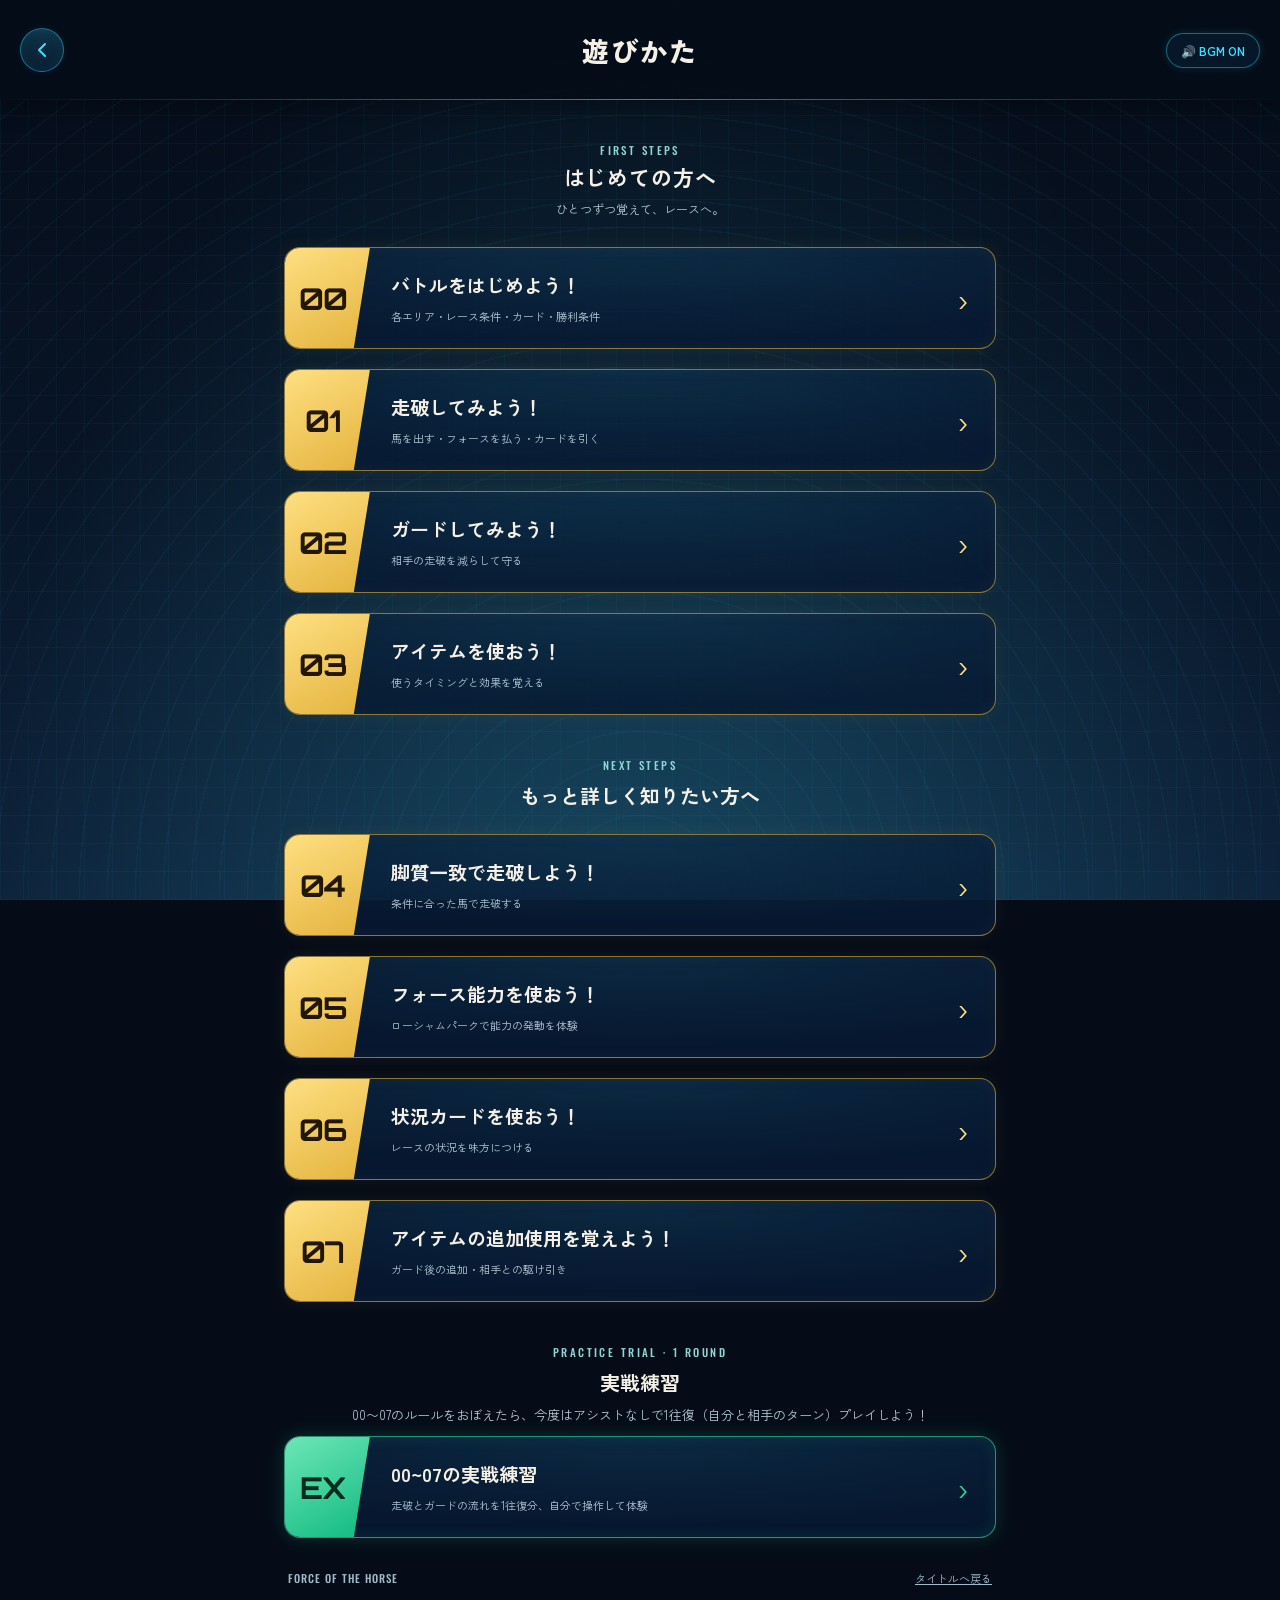
<file: lessons.html>
<!DOCTYPE html>
<html lang="ja">
<head>
  <!-- Google tag (gtag.js) -->
  <script async src="https://www.googletagmanager.com/gtag/js?id=G-0Z00J732MD"></script>
  <script>
    window.dataLayer = window.dataLayer || [];
    function gtag(){dataLayer.push(arguments);}
    gtag('js', new Date());

    gtag('config', 'G-0Z00J732MD');
  </script>
  <meta charset="UTF-8">
  <meta name="viewport" content="width=device-width, initial-scale=1, viewport-fit=cover">
  <meta name="robots" content="noindex, nofollow">
    <title>遊びかた — FORCE OF THE HORSE</title>
  <meta name="description" content="実名馬レースバトルカードゲーム「FORCE OF THE HORSE」をシュミレーターで体験しよう。">

  <!-- Favicon -->
  <link rel="icon" href="https://force-of-the-horse.com/wp-content/themes/foth/favicon.ico">
  <link rel="shortcut icon" href="https://force-of-the-horse.com/wp-content/themes/foth/favicon.ico" type="image/x-icon">

  <!-- OGP / Social Meta -->
  <meta property="og:type" content="website">
  <meta property="og:title" content="FORCE OF THE HORSE — CARD & STRATEGY SIMULATION">
  <meta property="og:description" content="実名馬レースバトルカードゲーム「FORCE OF THE HORSE」をシュミレーターで体験しよう。">
  <meta property="og:image" content="https://force-of-the-horse.com/wp-content/themes/foth/ogp.jpg">
  <meta property="og:site_name" content="FORCE OF THE HORSE">
  <meta name="twitter:card" content="summary_large_image">
  <meta name="twitter:title" content="FORCE OF THE HORSE — CARD & STRATEGY SIMULATION">
  <meta name="twitter:description" content="実名馬レースバトルカードゲーム「FORCE OF THE HORSE」をシュミレーターで体験しよう。">
  <meta name="twitter:image" content="https://force-of-the-horse.com/wp-content/themes/foth/ogp.jpg">
  <link rel="preconnect" href="https://fonts.googleapis.com">
  <link rel="preconnect" href="https://fonts.gstatic.com" crossorigin>
  <link href="https://fonts.googleapis.com/css2?family=Orbitron:wght@700&family=Oswald:wght@500;600&family=Zen+Kaku+Gothic+New:wght@400;500;700;900&display=swap" rel="stylesheet">
  <link rel="stylesheet" href="lessons.css?v=20261110">
</head>
<body>
  <header class="lesson-header">
    <a class="lesson-home" href="index.html" aria-label="タイトルへ戻る">
      <svg viewBox="0 0 24 24" aria-hidden="true"><path d="m15 6-6 6 6 6" /></svg>
    </a>
    <h1>遊びかた</h1>
    <button class="lesson-bgm-toggle" id="lessonBgmToggle" type="button" aria-label="BGM切り替え" title="BGMをOFFにする">🔊 BGM ON</button>
  </header>
  <main class="lesson-main">
    <section aria-labelledby="lesson-heading">
      <div class="lesson-intro">
        <p class="lesson-eyebrow">FIRST STEPS</p>
        <h2 id="lesson-heading">はじめての方へ</h2>
        <p>ひとつずつ覚えて、レースへ。</p>
      </div>
      <ol class="lesson-list" start="0">
        <li>
          <a class="lesson-card lesson-card-ready" href="tutorial.html?lesson=intro">
            <span class="lesson-number" aria-hidden="true">00</span>
            <span class="lesson-copy"><span class="lesson-title">バトルをはじめよう！</span><span class="lesson-detail">各エリア・レース条件・カード・勝利条件</span></span>
            <span class="lesson-arrow" aria-hidden="true">›</span>
          </a>
        </li>
        <li>
          <a class="lesson-card lesson-card-ready" href="tutorial.html?lesson=run">
            <span class="lesson-number" aria-hidden="true">01</span>
            <span class="lesson-copy"><span class="lesson-title">走破してみよう！</span><span class="lesson-detail">馬を出す・フォースを払う・カードを引く</span></span>
            <span class="lesson-arrow" aria-hidden="true">›</span>
          </a>
        </li>
        <li>
          <a class="lesson-card lesson-card-ready" href="tutorial.html?lesson=guard">
            <span class="lesson-number" aria-hidden="true">02</span>
            <span class="lesson-copy"><span class="lesson-title">ガードしてみよう！</span><span class="lesson-detail">相手の走破を減らして守る</span></span>
            <span class="lesson-arrow" aria-hidden="true">›</span>
          </a>
        </li>
        <li>
          <a class="lesson-card lesson-card-ready" href="tutorial.html?lesson=items">
            <span class="lesson-number" aria-hidden="true">03</span>
            <span class="lesson-copy"><span class="lesson-title">アイテムを使おう！</span><span class="lesson-detail">使うタイミングと効果を覚える</span></span>
            <span class="lesson-arrow" aria-hidden="true">›</span>
          </a>
        </li>
      </ol>
    </section>
    <section class="lesson-advanced" aria-labelledby="lesson-advanced-heading">
      <div class="lesson-section-heading">
        <p class="lesson-eyebrow">NEXT STEPS</p>
        <h2 id="lesson-advanced-heading">もっと詳しく知りたい方へ</h2>
      </div>
      <ol class="lesson-list" start="4">
        <li>
          <a class="lesson-card lesson-card-ready" href="tutorial.html?lesson=style">
            <span class="lesson-number" aria-hidden="true">04</span>
            <span class="lesson-copy"><span class="lesson-title">脚質一致で走破しよう！</span><span class="lesson-detail">条件に合った馬で走破する</span></span>
            <span class="lesson-arrow" aria-hidden="true">›</span>
          </a>
        </li>
        <li>
          <a class="lesson-card lesson-card-ready" href="tutorial.html?lesson=ability">
            <span class="lesson-number" aria-hidden="true">05</span>
            <span class="lesson-copy"><span class="lesson-title">フォース能力を使おう！</span><span class="lesson-detail">ローシャムパークで能力の発動を体験</span></span>
            <span class="lesson-arrow" aria-hidden="true">›</span>
          </a>
        </li>
        <li>
          <a class="lesson-card lesson-card-ready" href="tutorial.html?lesson=situation">
            <span class="lesson-number" aria-hidden="true">06</span>
            <span class="lesson-copy"><span class="lesson-title">状況カードを使おう！</span><span class="lesson-detail">レースの状況を味方につける</span></span>
            <span class="lesson-arrow" aria-hidden="true">›</span>
          </a>
        </li>
        <li>
          <a class="lesson-card lesson-card-ready" href="tutorial.html?lesson=responses">
            <span class="lesson-number" aria-hidden="true">07</span>
            <span class="lesson-copy"><span class="lesson-title">アイテムの追加使用を覚えよう！</span><span class="lesson-detail">ガード後の追加・相手との駆け引き</span></span>
            <span class="lesson-arrow" aria-hidden="true">›</span>
          </a>
        </li>
      </ol>
    </section>
    <section class="lesson-advanced lesson-freeplay-section" aria-labelledby="lesson-freeplay-heading">
      <div class="lesson-section-heading">
        <p class="lesson-eyebrow">PRACTICE TRIAL · 1 ROUND</p>
        <h2 id="lesson-freeplay-heading">実戦練習</h2>
        <p>00〜07のルールをおぼえたら、今度はアシストなしで1往復（自分と相手のターン）プレイしよう！</p>
      </div>
      <div class="lesson-freeplay-container">
        <a class="lesson-card lesson-card-ready lesson-card-ex" href="tutorial.html?mode=manual" title="00〜07のルールをおぼえたら、今度はアシストなしで1往復（自分と相手のターン）プレイしよう！">
          <span class="lesson-number" aria-hidden="true">EX</span>
          <span class="lesson-copy">
            <span class="lesson-title">00~07の実戦練習</span>
            <span class="lesson-detail">走破とガードの流れを1往復分、自分で操作して体験</span>
          </span>
          <span class="lesson-arrow" aria-hidden="true">›</span>
        </a>
      </div>
    </section>
    <footer class="lesson-footer"><span>FORCE OF THE HORSE</span><a href="index.html">タイトルへ戻る</a></footer>
  </main>

  <audio id="bgmAudio" loop preload="auto">
    <source src="audio/Cyber_Gallop_Overdrive.mp3" type="audio/mpeg">
    <source src="Cyber_Gallop_Overdrive.mp3" type="audio/mpeg">
  </audio>

  <script>
    (function () {
      'use strict';
      const bgm = document.getElementById('bgmAudio');
      const btn = document.getElementById('lessonBgmToggle');
      const BGM_SRC = 'audio/Cyber_Gallop_Overdrive.mp3';

      function isBgmEnabled() {
        try {
          return localStorage.getItem('foth_bgm_enabled') !== 'false';
        } catch (e) {
          return true;
        }
      }

      function saveBgmTime() {
        try {
          if (bgm && bgm.currentTime > 0) {
            sessionStorage.setItem('foth_bgm_time', String(bgm.currentTime));
            sessionStorage.setItem('foth_bgm_time_original', String(bgm.currentTime));
          }
        } catch (e) {}
      }

      function restoreBgmTime() {
        try {
          const savedTime = sessionStorage.getItem('foth_bgm_time') || sessionStorage.getItem('foth_bgm_time_original');
          if (savedTime && bgm) {
            const t = parseFloat(savedTime);
            if (isFinite(t) && t >= 0 && Math.abs(bgm.currentTime - t) > 1) {
              bgm.currentTime = t;
            }
          }
        } catch (e) {}
      }

      function updateUI() {
        const enabled = isBgmEnabled();
        if (btn) {
          btn.textContent = enabled ? '🔊 BGM ON' : '🔇 BGM OFF';
          btn.classList.toggle('is-off', !enabled);
          btn.title = enabled ? 'BGMをOFFにする' : 'BGMをONにする';
          btn.setAttribute('aria-pressed', enabled ? 'true' : 'false');
        }
      }

      function startBGM() {
        if (!bgm) return;
        if (!isBgmEnabled()) {
          if (!bgm.paused) bgm.pause();
          return;
        }
        if (bgm.paused) {
          restoreBgmTime();
          bgm.volume = 0.45;
          bgm.play().catch(function () {});
        }
      }

      if (bgm) {
        bgm.src = BGM_SRC;
        bgm.volume = 0.45;
        bgm.addEventListener('loadedmetadata', restoreBgmTime);
        bgm.addEventListener('timeupdate', saveBgmTime);
      }
      window.addEventListener('beforeunload', saveBgmTime);
      window.addEventListener('pagehide', saveBgmTime);

      document.querySelectorAll('a').forEach(function (link) {
        link.addEventListener('click', saveBgmTime);
      });

      updateUI();
      startBGM();

      document.addEventListener('click', function init() {
        if (isBgmEnabled()) {
          startBGM();
        }
        document.removeEventListener('click', init);
      }, { once: true });

      if (btn) {
        btn.addEventListener('click', function () {
          const next = !isBgmEnabled();
          try { localStorage.setItem('foth_bgm_enabled', next ? 'true' : 'false'); } catch (e) {}
          updateUI();
          if (next) {
            startBGM();
          } else if (bgm) {
            saveBgmTime();
            bgm.pause();
          }
        });
      }
    })();
  </script>
</body>
</html>
</file>
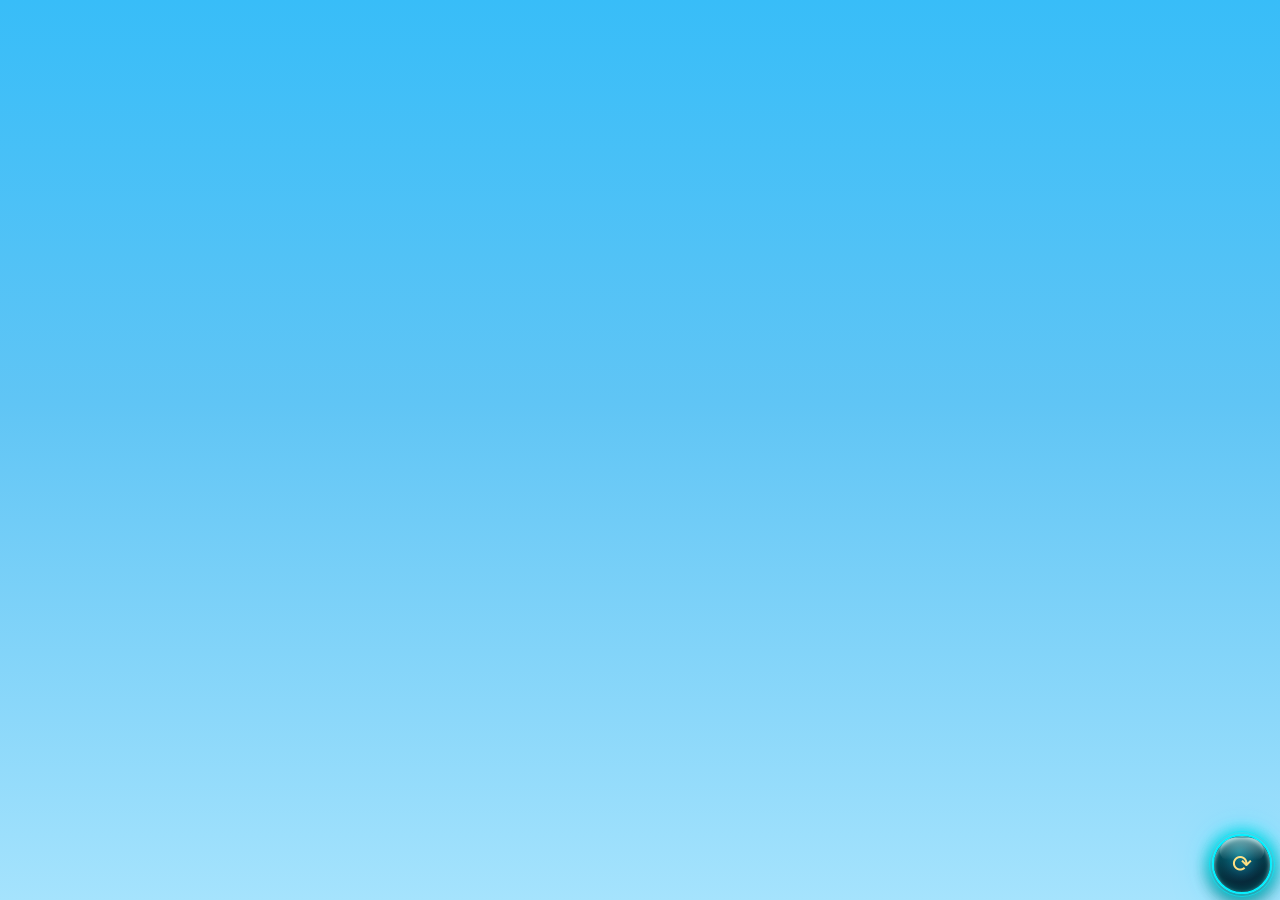
<file: test-radial-menu.html>
<!DOCTYPE html>
<html lang="ja">
<head>
<meta charset="UTF-8">
<meta name="viewport" content="width=device-width, initial-scale=1">
<meta name="robots" content="noindex, nofollow, noarchive, nosnippet">
<title>Radial Menu Test</title>
<link rel="stylesheet" href="style.css">
<style>
  body {
    background: #0a0d20;
    min-height: 100vh;
    display: flex;
    align-items: center;
    justify-content: center;
  }
  .test-container {
    position: relative;
    width: 100%;
    height: 100vh;
  }
  #command-bar {
    display: flex !important;
  }
</style>
</head>
<body>
<div class="test-container">
  <div id="command-bar">
    <span class="drag-handle">⠿</span>
    <div class="cmd-menu" id="cmd-menu">
      <button class="cmd-menu-btn circular primary" data-cmd="run">
        <span class="btn-icon">🏇</span>
        <span class="btn-label">走破</span>
      </button>
      <button class="cmd-menu-btn circular" data-cmd="item">
        <span class="btn-icon">🃏</span>
        <span class="btn-label">アイテム</span>
      </button>
      <button class="cmd-menu-btn circular" data-cmd="end">
        <span class="btn-icon">🚩</span>
        <span class="btn-label">ターン終了</span>
      </button>
    </div>
    <button class="cmd-fab" id="cmd-fab" type="button" aria-label="コマンドメニュー">⟳</button>
  </div>
</div>
<script>
document.getElementById('cmd-fab').addEventListener('click', function() {
  this.classList.toggle('open');
  document.getElementById('cmd-menu').classList.toggle('open');
});
</script>
</body>
</html>
</file>
<file: lessons.css>
:root {
  color-scheme: dark;
  --rail: #f4f0e6;
  --cyan: #3ee0ff;
  --gold: #ffe082;
  font-family: 'Zen Kaku Gothic New', sans-serif;
  color: var(--rail);
  background: #050c18;
}

* { box-sizing: border-box; }
body {
  margin: 0;
  min-width: 280px;
  min-height: 100dvh;
  background:
    radial-gradient(ellipse at 50% 120%, rgba(62, 224, 255, .22), transparent 75%),
    repeating-radial-gradient(circle at 50% 100%, rgba(62, 224, 255, .04) 0 1.5px, transparent 1.5px 28px),
    repeating-linear-gradient(0deg, rgba(62, 224, 255, .035) 0 1px, transparent 1px 28px),
    repeating-linear-gradient(90deg, rgba(62, 224, 255, .035) 0 1px, transparent 1px 28px),
    linear-gradient(180deg, #050c18, #081426 50%, #0d223a);
  background-attachment: fixed;
}
a { color: inherit; }
button { font: inherit; }
.lesson-header {
  position: relative;
  display: flex;
  align-items: center;
  justify-content: center;
  min-height: 100px;
  padding: calc(22px + env(safe-area-inset-top, 0px)) 24px 22px;
  background: rgba(5, 12, 24, .94);
  box-shadow: 0 6px 24px #0005;
}
.lesson-header::after {
  content: '';
  position: absolute;
  inset: auto 0 0;
  height: 1px;
  background: linear-gradient(90deg, transparent, #3ee0ff99, transparent);
}
.lesson-header h1 { margin: 0; font-size: 27px; font-weight: 900; letter-spacing: .08em; color: var(--rail); }
.lesson-bgm-toggle {
  position: absolute;
  right: max(20px, env(safe-area-inset-right, 0px));
  display: flex;
  align-items: center;
  justify-content: center;
  padding: 8px 14px;
  font-size: 12px;
  font-weight: 700;
  border-radius: 20px;
  border: 1px solid rgba(62, 224, 255, 0.4);
  background: rgba(8, 26, 45, 0.85);
  color: var(--cyan);
  cursor: pointer;
  transition: all .2s;
  box-shadow: 0 0 10px rgba(62, 224, 255, 0.15);
}
.lesson-bgm-toggle:hover {
  border-color: var(--cyan);
  box-shadow: 0 0 14px rgba(62, 224, 255, 0.35);
}
.lesson-bgm-toggle.is-off {
  color: #8899aa;
  border-color: rgba(255, 255, 255, 0.2);
  background: rgba(10, 16, 25, 0.7);
  box-shadow: none;
}
@media (max-width: 480px) {
  .lesson-bgm-toggle {
    padding: 6px 10px;
    font-size: 11px;
  }
}

.lesson-home {
  position: absolute;
  left: max(20px, env(safe-area-inset-left, 0px));
  display: grid;
  place-items: center;
  width: 44px;
  height: 44px;
  border: 1px solid #3ee0ff66;
  border-radius: 50%;
  background: radial-gradient(circle at 50% 0, #3ee0ff22, transparent), #081a2d;
  color: var(--cyan);
  box-shadow: inset 0 0 12px #3ee0ff15, 0 0 10px #3ee0ff15;
  text-decoration: none;
}
.lesson-home svg {
  display: block;
  width: 24px;
  height: 24px;
  fill: none;
  stroke: currentColor;
  stroke-width: 2;
  stroke-linecap: round;
  stroke-linejoin: round;
}
.lesson-freeplay-container {
  display: grid;
}
.lesson-freeplay-section .lesson-section-heading {
  padding-bottom: 12px;
}
.lesson-freeplay-section .lesson-section-heading p:last-child {
  margin-top: 8px;
  margin-bottom: 0;
  font-size: 13px;
  color: #b4c8d3;
}
.lesson-brand { position: absolute; right: 24px; font: 700 15px 'Orbitron', sans-serif; letter-spacing: .15em; color: var(--cyan); text-shadow: 0 0 10px #3ee0ff55; }
.lesson-main {
  max-width: 760px;
  margin: 0 auto;
  padding: 0 24px calc(24px + env(safe-area-inset-bottom, 0px));
}
.lesson-intro { padding: 34px 0 30px; text-align: center; }
.lesson-eyebrow { margin: 8px 0 4px; font: 500 11px 'Oswald', sans-serif; letter-spacing: .22em; color: #8ed7d3; }
.lesson-intro h2 { margin: 0; font-size: 21px; font-weight: 700; letter-spacing: .04em; }
.lesson-intro > p:last-child { margin: 8px 0 0; font-size: 12px; color: #b4c8d3; }
.lesson-list { display: grid; gap: 20px; list-style: none; margin: 0; padding: 0; }
.lesson-advanced { margin-top: 42px; }
.lesson-section-heading { padding: 0 0 24px; text-align: center; }
.lesson-section-heading h2 { margin: 8px 0 0; font-size: 20px; font-weight: 700; }
.lesson-card {
  position: relative;
  isolation: isolate;
  display: flex;
  align-items: center;
  width: 100%;
  min-height: 102px;
  padding: 18px 72px 18px 106px;
  overflow: hidden;
  border: 1px solid #3ee0ff55;
  border-radius: 16px;
  background: radial-gradient(120% 140% at 50% 0%, #3ee0ff16, transparent 65%), rgba(8, 26, 52, .85);
  box-shadow: inset 0 0 16px #3ee0ff0d, 0 6px 16px #0004;
  text-align: left;
  text-decoration: none;
}
.lesson-number {
  position: absolute;
  inset: -1px auto -1px -1px;
  display: grid;
  place-items: center;
  width: 86px;
  padding-right: 8px;
  clip-path: polygon(0 0, 100% 0, 81% 100%, 0 100%);
  background: linear-gradient(155deg, #124357, #092136);
  color: var(--cyan);
  font: 700 30px 'Orbitron', sans-serif;
  text-shadow: 0 0 10px #3ee0ff66;
  letter-spacing: -.02em;
}
.lesson-copy { position: relative; z-index: 1; display: grid; gap: 7px; min-width: 0; }
.lesson-title { font-size: 19px; font-weight: 700; line-height: 1.5; }
.lesson-detail { font-size: 11px; line-height: 1.65; color: #aec5d3; }
.lesson-arrow { position: absolute; right: 27px; font-size: 31px; color: var(--gold); }
.lesson-card-ready { border-color: #e3b23c99; box-shadow: inset 0 0 16px #e3b23c0c, 0 0 18px #e3b23c14; transition: transform .18s, box-shadow .18s; }
.lesson-card-ready .lesson-number { color: #211704; background: linear-gradient(150deg, #ffe082, #e3b23c); text-shadow: none; }
.lesson-card-ready:hover { transform: translateY(-2px); box-shadow: 0 0 24px #e3b23c33; }
/* 実戦練習（EX）カード：エメラルド・ミント（芝生ターフ）アクセント */
.lesson-card-ex {
  border-color: rgba(52, 211, 153, 0.65);
  box-shadow: inset 0 0 16px rgba(52, 211, 153, 0.1), 0 0 18px rgba(52, 211, 153, 0.18);
}
.lesson-card-ex .lesson-number {
  color: #022c22;
  background: linear-gradient(150deg, #6ee7b7, #10b981);
  text-shadow: none;
}
.lesson-card-ex:hover {
  border-color: #6ee7b7;
  box-shadow: 0 0 24px rgba(52, 211, 153, 0.35);
}
.lesson-card-ex .lesson-arrow {
  color: #34d399;
}
.lesson-card:disabled { color: #c1d0d9; cursor: default; }
.lesson-status { position: absolute; right: 20px; padding: 4px 8px; border: 1px solid #3ee0ff33; border-radius: 20px; background: #050c1855; color: #a1bbc9; font-size: 10px; white-space: nowrap; }
.lesson-footer { display: flex; align-items: center; justify-content: space-between; gap: 20px; padding: 32px 4px 0; color: #a1bbc9; font-size: 11px; }
.lesson-footer > span { font: 500 11px 'Oswald', sans-serif; letter-spacing: .09em; }
a:focus-visible { outline: 3px solid var(--cyan); outline-offset: 5px; }
@media (max-width: 480px) {
  .lesson-header { min-height: 86px; }
  .lesson-header h1 { font-size: 24px; }
  .lesson-brand { display: none; }
  .lesson-main { padding-left: 20px; padding-right: 20px; }
  .lesson-intro { padding-top: 28px; padding-bottom: 26px; }
  .lesson-card { min-height: 92px; padding: 16px 54px 16px 76px; }
  .lesson-number { width: 65px; font-size: 24px; }
  .lesson-title { font-size: 15px; }
  .lesson-detail { font-size: 10px; }
  .lesson-status { right: 12px; padding: 3px 5px; font-size: 9px; }
  .lesson-list { gap: 17px; }
  .lesson-arrow { right: 21px; }
}
@media (prefers-reduced-motion: reduce) {
  .lesson-card-ready { transition: none; }
}
</file>
<file: style.css>
.lesson-complete {
    width: min(480px, calc(100vw - 32px));
    max-height: calc(100dvh - 32px);
    padding: 30px 24px;
    border: 1px solid #e3b23c;
    border-radius: 18px;
    background: radial-gradient(ellipse at top, #15364a, #07131e 75%);
    color: #f4f0e6;
    text-align: center;
    box-shadow: 0 0 40px #3ee0ff22;
    font-family: 'Zen Kaku Gothic New', sans-serif;
  }

  /* 00の距離エリア説明中だけ、下段の自分の山札を隠さないよう
     ナレーションを上側（相手側）へ逃がす。説明終了後は通常位置へ戻る。 */
  @media (max-width: 859px) {
    body:not(.manual-mode):has(.hand-zone.has-cards) .narrator.narrator-deck-explanation {
      top: calc(122px + env(safe-area-inset-top, 0px));
      bottom: auto;
    }
  }
  .lesson-complete::backdrop { background: #020711cc; backdrop-filter: blur(5px); }
  .lesson-complete-kicker { color: #ffe082; font: 500 13px 'Oswald', sans-serif; letter-spacing: .12em; }
  .lesson-complete h2 { font-size: clamp(18px, 5vw, 24px); }
  .lesson-complete > p:not(.lesson-complete-kicker) { font-size: 14px; line-height: 1.9; }
  .lesson-complete-link {
    display: block;
    margin-top: 24px;
    padding: 12px;
    border-radius: 12px;
    background: linear-gradient(135deg, #ffe082, #e3b23c);
    color: #211704;
    font-weight: 900;
    text-decoration: none;
  }
  .lesson-complete-back { display: inline-block; margin-top: 18px; color: #b8dbe5; text-underline-offset: 4px; font-size: 13px; }
  .lesson-complete-back[hidden] { display: none; }
  .lesson-complete a:focus-visible { outline: 3px solid #3ee0ff; outline-offset: 4px; }

  .race-info.highlighted {
    border-color: var(--gold);
    outline: 2px solid var(--gold);
    outline-offset: 3px;
    box-shadow: 0 0 20px rgba(227, 178, 60, .4);
  }

  :root {
    --bg: #0a0d20;
    --felt: #10142c;
    --felt-2: #171735;
    --line: rgba(244, 240, 230, .10);
    --rail: #f4f0e6;
    --rail-dim: rgba(244, 240, 230, .82);
    --dirt: #c9a66a;
    --gold: #e3b23c;
    --gold-2: #ffe082;
    --guard: #c1443c;
    --force: #e3b23c;
    --horse: #3f8a56;
    --item: #b98a4e;
    --situation: #5b6b93;
    --maroon: #5a1620;
    --mat-image: url("images/table-felt.png");
    --card-back-image: url("images/card-back.jpg");
    --maroon-2: #7c2230;
    --ink: #0a120d;
    --shadow: 0 10px 24px rgba(0, 0, 0, .45);
    --radius: 14px;
  }

  * {
    box-sizing: border-box;
    touch-action: manipulation;
  }

  html,
  body {
    height: 100%;
  }

  body {
    margin: 0;
    background-color: #000108;
    color: var(--rail);
    font-family: 'Zen Kaku Gothic New', sans-serif;
    overflow: hidden;
    -webkit-tap-highlight-color: transparent;
  }

  /* Three.js 3D Space Background (Active in Classic mode) */
  #three-bg {
    display: block;
    position: fixed;
    top: 0;
    left: 0;
    width: 100%;
    height: 100%;
    z-index: -1;
    pointer-events: none;
    transition: opacity 0.3s ease;
  }

  /* Cyber mode: Hide 3D canvas, show cyber card playfield background */
  body.field-cyber #three-bg {
    display: none !important;
  }

  body.field-cyber {
    background-color: #050c18;
    background:
      radial-gradient(ellipse at 50% 120%, rgba(62, 224, 255, .22) 0%, rgba(14, 165, 233, .12) 40%, transparent 75%),
      repeating-radial-gradient(circle at 50% 100%, rgba(62, 224, 255, .04) 0px, rgba(62, 224, 255, .04) 1.5px, transparent 1.5px, transparent 28px),
      repeating-linear-gradient(0deg, rgba(62, 224, 255, .035) 0 1px, transparent 1px 28px),
      repeating-linear-gradient(90deg, rgba(62, 224, 255, .035) 0 1px, transparent 1px 28px),
      linear-gradient(180deg, #050c18 0%, #081426 50%, #0d223a 100%);
    background-attachment: fixed;
  }

  /* Cyber mode: 奥の背景（空）を水色に設定 */
  body[data-field-theme="classic"],
  body:not(.field-cyber) {
    background-color: #38bdf8;
    background: linear-gradient(180deg, #38bdf8 0%, #60c5f5 45%, #a5e3fd 100%);
  }

  body.space-bg #three-bg {
    opacity: 0;
  }

  body::before,
  body::after {
    display: none;
  }

  body.space-bg::before {
    background:
      /* 中央の明るい光源 */
      radial-gradient(circle at 50% 50%, rgba(255, 255, 255, 0.9) 0%, rgba(255, 255, 255, 0.6) 1%, rgba(255, 255, 255, 0.3) 2%, rgba(255, 255, 255, 0.1) 4%, transparent 8%),
      /* 主要な星雲 */
      radial-gradient(ellipse at 50% 50%, rgba(74, 222, 128, 0.25) 0%, transparent 35%),
      radial-gradient(ellipse at 30% 70%, rgba(147, 51, 234, 0.2) 0%, transparent 40%),
      radial-gradient(ellipse at 70% 30%, rgba(59, 130, 246, 0.2) 0%, transparent 40%),
      radial-gradient(ellipse at 20% 20%, rgba(168, 85, 247, 0.15) 0%, transparent 35%),
      radial-gradient(ellipse at 80% 80%, rgba(34, 197, 94, 0.15) 0%, transparent 35%),
      /* 渦巻き効果 */
      conic-gradient(from 45deg at 50% 50%, transparent 0deg, rgba(74, 222, 128, 0.05) 90deg, transparent 180deg, rgba(147, 51, 234, 0.05) 270deg, transparent 360deg),
      conic-gradient(from 225deg at 50% 50%, transparent 0deg, rgba(59, 130, 246, 0.05) 90deg, transparent 180deg, rgba(34, 197, 94, 0.05) 270deg, transparent 360deg),
      /* 多くの星 - 小 */
      radial-gradient(1px 1px at 5% 15%, white 0%, transparent 100%),
      radial-gradient(1px 1px at 8% 35%, white 0%, transparent 100%),
      radial-gradient(1px 1px at 12% 55%, white 0%, transparent 100%),
      radial-gradient(1px 1px at 15% 75%, white 0%, transparent 100%),
      radial-gradient(1px 1px at 18% 25%, white 0%, transparent 100%),
      radial-gradient(1px 1px at 22% 65%, white 0%, transparent 100%),
      radial-gradient(1px 1px at 25% 45%, white 0%, transparent 100%),
      radial-gradient(1px 1px at 28% 85%, white 0%, transparent 100%),
      radial-gradient(1px 1px at 32% 15%, white 0%, transparent 100%),
      radial-gradient(1px 1px at 35% 55%, white 0%, transparent 100%),
      radial-gradient(1px 1px at 38% 75%, white 0%, transparent 100%),
      radial-gradient(1px 1px at 42% 25%, white 0%, transparent 100%),
      radial-gradient(1px 1px at 45% 65%, white 0%, transparent 100%),
      radial-gradient(1px 1px at 48% 45%, white 0%, transparent 100%),
      radial-gradient(1px 1px at 52% 85%, white 0%, transparent 100%),
      radial-gradient(1px 1px at 55% 15%, white 0%, transparent 100%),
      radial-gradient(1px 1px at 58% 55%, white 0%, transparent 100%),
      radial-gradient(1px 1px at 62% 75%, white 0%, transparent 100%),
      radial-gradient(1px 1px at 65% 25%, white 0%, transparent 100%),
      radial-gradient(1px 1px at 68% 65%, white 0%, transparent 100%),
      radial-gradient(1px 1px at 72% 45%, white 0%, transparent 100%),
      radial-gradient(1px 1px at 75% 85%, white 0%, transparent 100%),
      radial-gradient(1px 1px at 78% 15%, white 0%, transparent 100%),
      radial-gradient(1px 1px at 82% 55%, white 0%, transparent 100%),
      radial-gradient(1px 1px at 85% 75%, white 0%, transparent 100%),
      radial-gradient(1px 1px at 88% 25%, white 0%, transparent 100%),
      radial-gradient(1px 1px at 92% 65%, white 0%, transparent 100%),
      radial-gradient(1px 1px at 95% 45%, white 0%, transparent 100%),
      /* 中程度の星 */
      radial-gradient(1.5px 1.5px at 10% 30%, rgba(255, 255, 255, 0.8) 0%, transparent 100%),
      radial-gradient(1.5px 1.5px at 20% 60%, rgba(255, 255, 255, 0.8) 0%, transparent 100%),
      radial-gradient(1.5px 1.5px at 30% 40%, rgba(255, 255, 255, 0.8) 0%, transparent 100%),
      radial-gradient(1.5px 1.5px at 40% 80%, rgba(255, 255, 255, 0.8) 0%, transparent 100%),
      radial-gradient(1.5px 1.5px at 50% 20%, rgba(255, 255, 255, 0.8) 0%, transparent 100%),
      radial-gradient(1.5px 1.5px at 60% 50%, rgba(255, 255, 255, 0.8) 0%, transparent 100%),
      radial-gradient(1.5px 1.5px at 70% 70%, rgba(255, 255, 255, 0.8) 0%, transparent 100%),
      radial-gradient(1.5px 1.5px at 80% 30%, rgba(255, 255, 255, 0.8) 0%, transparent 100%),
      radial-gradient(1.5px 1.5px at 90% 60%, rgba(255, 255, 255, 0.8) 0%, transparent 100%),
      /* 大きな輝く星 */
      radial-gradient(2px 2px at 15% 50%, rgba(255, 255, 255, 0.9) 0%, transparent 100%),
      radial-gradient(3px 3px at 15% 50%, rgba(74, 222, 128, 0.4) 0%, transparent 100%),
      radial-gradient(2px 2px at 85% 50%, rgba(255, 255, 255, 0.9) 0%, transparent 100%),
      radial-gradient(3px 3px at 85% 50%, rgba(147, 51, 234, 0.4) 0%, transparent 100%),
      radial-gradient(2px 2px at 50% 15%, rgba(255, 255, 255, 0.9) 0%, transparent 100%),
      radial-gradient(3px 3px at 50% 15%, rgba(59, 130, 246, 0.4) 0%, transparent 100%),
      radial-gradient(2px 2px at 50% 85%, rgba(255, 255, 255, 0.9) 0%, transparent 100%),
      radial-gradient(3px 3px at 50% 85%, rgba(34, 197, 94, 0.4) 0%, transparent 100%),
      /* ベース背景 */
      linear-gradient(180deg, #0a1a0d 0%, #0f2912 50%, #0a1a0d 100%);
    background-size:
      100% 100%,
      100% 100%, 100% 100%, 100% 100%, 100% 100%, 100% 100%,
      100% 100%, 100% 100%,
      100% 100%, 100% 100%, 100% 100%, 100% 100%, 100% 100%, 100% 100%, 100% 100%, 100% 100%, 100% 100%, 100% 100%, 100% 100%, 100% 100%, 100% 100%, 100% 100%, 100% 100%, 100% 100%, 100% 100%, 100% 100%, 100% 100%, 100% 100%, 100% 100%, 100% 100%, 100% 100%, 100% 100%, 100% 100%, 100% 100%, 100% 100%,
      100% 100%, 100% 100%, 100% 100%, 100% 100%, 100% 100%, 100% 100%, 100% 100%, 100% 100%, 100% 100%,
      100% 100%, 100% 100%, 100% 100%, 100% 100%, 100% 100%, 100% 100%, 100% 100%, 100% 100%,
      100% 100%;
    animation: spacePulse 8s ease-in-out infinite alternate;
  }

  body.space-bg::after {
    background: none;
    animation: none;
  }

  @keyframes spacePulse {
    0% {
      opacity: 0.85;
    }

    100% {
      opacity: 1;
    }
  }

  .num,
  .brand,
  .step-label,
  .card-stat,
  .zone-label,
  .btn {
    font-family: 'Oswald', 'Zen Kaku Gothic New', sans-serif;
  }

  .app {
    position: relative;
    display: flex;
    flex-direction: column;
    height: 100vh;
    height: 100dvh;
    background: transparent;
  }

  /* ---------- Topbar ---------- */
  .topbar {
    display: flex;
    align-items: center;
    gap: 12px;
    padding: 10px 12px calc(8px + env(safe-area-inset-top, 0px));
    padding-top: calc(10px + env(safe-area-inset-top, 0px));
    background: linear-gradient(180deg, #10142c, rgba(16, 20, 44, .4));
    border-bottom: 1px solid var(--line);
    z-index: 30;
  }

  .topbar-menu {
    display: flex;
    align-items: center;
    gap: 8px;
    flex-wrap: nowrap;
  }

  .short-label {
    display: none;
  }

  .brand {
    font-weight: 700;
    font-size: 13px;
    letter-spacing: .06em;
    white-space: nowrap;
    color: var(--gold-2);
    text-shadow: 0 1px 0 rgba(0, 0, 0, .6);
  }

  .brand span {
    color: var(--rail-dim);
    font-weight: 500;
    font-size: 10px;
    display: block;
    letter-spacing: .2em;
  }

  .race-info {
    flex: none;
    display: inline-flex;
    align-items: stretch;
    gap: 4px;
    white-space: nowrap;
    padding: 3px 5px;
    border: 1px solid rgba(84, 207, 229, .3);
    border-radius: 9px;
    background: linear-gradient(180deg, rgba(12, 31, 43, .86), rgba(6, 17, 27, .82));
    box-shadow: inset 0 1px 0 rgba(255, 255, 255, .05), 0 0 12px rgba(30, 190, 216, .08);
  }

  .race-info-title {
    display: inline-flex;
    align-items: center;
    padding: 0 5px 0 3px;
    color: #65e7f5;
    font-family: 'Zen Kaku Gothic New', sans-serif;
    font-size: 7.5px;
    font-weight: 800;
    letter-spacing: .04em;
    border-right: 1px solid rgba(84, 207, 229, .22);
  }

  .race-condition {
    display: inline-flex;
    align-items: baseline;
    gap: 3px;
    padding: 2px 5px;
    border-radius: 5px;
    background: rgba(255, 255, 255, .035);
  }

  .race-condition-label {
    color: rgba(164, 195, 213, .88);
    font-size: 7.5px;
    font-weight: 500;
  }

  .race-condition-value {
    color: #fff1c9;
    font-size: 10px;
    font-weight: 700;
  }

  /* ---------- Modern Cyber Game Track & HUD Progress ---------- */
  .track-wrap {
    flex: 1;
    min-width: 0;
    display: flex;
    flex-direction: column;
    gap: 3px;
    padding: 0 2px;
    opacity: .9;
  }

  .track-meta {
    display: flex;
    align-items: center;
    justify-content: space-between;
    line-height: 1;
    padding: 0 1px;
  }

  .track-badge {
    display: inline-flex;
    align-items: center;
    gap: 4px;
    font-size: 8.5px;
    font-weight: 700;
    letter-spacing: .12em;
    color: rgba(177, 232, 201, .95);
    text-transform: uppercase;
    background: rgba(56, 239, 125, .05);
    border: 1px solid rgba(122, 185, 151, .22);
    padding: 2px 6px;
    border-radius: 4px;
    box-shadow: none;
  }

  .badge-dot {
    width: 4px;
    height: 4px;
    border-radius: 50%;
    background: rgba(142, 210, 174, .8);
    box-shadow: none;
  }

  @keyframes badgePulse {
    0%, 100% { opacity: 1; transform: scale(1); }
    50% { opacity: .4; transform: scale(.75); }
  }

  .step-label {
    display: inline-flex;
    align-items: baseline;
    gap: 3px;
    font-family: 'Oswald', 'Zen Kaku Gothic New', sans-serif;
    font-size: 11px;
    letter-spacing: .08em;
    color: var(--rail-dim);
  }

  .step-prefix {
    font-size: 9px;
    font-weight: 600;
    letter-spacing: .12em;
    color: rgba(201, 221, 238, .92);
  }

  .step-current {
    font-size: 11px;
    font-weight: 700;
    color: rgba(220, 242, 247, .98);
    text-shadow: none;
  }

  .step-slash {
    font-size: 10px;
    color: rgba(255, 255, 255, .35);
    margin: 0 1px;
  }

  .step-total {
    font-size: 10.5px;
    color: rgba(255, 255, 255, .82);
  }

  /* サイバートラック（高精細HUDバー） */
  .track {
    position: relative;
    height: 4px;
    border-radius: 999px;
    background: linear-gradient(180deg, rgba(5, 12, 24, .95) 0%, rgba(10, 22, 40, .85) 100%);
    border: 1px solid rgba(120, 178, 190, .2);
    box-shadow: inset 0 1px 2px rgba(0, 0, 0, .65);
    overflow: hidden;
  }

  /* HUDグリッド目盛り（16分割） */
  .track-grid {
    display: none;
  }

  /* エナジープログレスフィル */
  .track-fill {
    position: absolute;
    left: 0;
    top: 0;
    bottom: 0;
    width: 0%;
    border-radius: 999px;
    background: linear-gradient(90deg, #3a91a8, #55aa87);
    box-shadow: none;
    transition: width .45s cubic-bezier(.25, .8, .25, 1);
    overflow: visible;
  }

  /* フィル内の流れる光彩シマー */
  .track-fill::before {
    display: none;
  }

  @keyframes cyberEnergyShine {
    0% { background-position: -40px 0; }
    100% { background-position: 160px 0; }
  }

  /* 先端の発光ノード */
  .track-head-glow {
    display: none;
  }

  /* サイバーホースピン（インジケーター） */
  .track-horse {
    display: none;
  }

  .horse-pin-body {
    display: flex;
    align-items: center;
    justify-content: center;
    width: 25px;
    height: 25px;
    border-radius: 50%;
    background: radial-gradient(circle at 35% 30%, #0d223a 0%, #06101e 100%);
    border: 1.5px solid #00f0ff;
    box-shadow: 
      0 0 10px rgba(0, 240, 255, .65),
      0 2px 6px rgba(0, 0, 0, .75);
    animation: horseGlide 2s ease-in-out infinite alternate;
  }

  .horse-icon {
    font-size: 13px;
    line-height: 1;
    color: #00f0ff;
    text-shadow: 0 0 6px rgba(0, 240, 255, .9);
    display: block;
  }

  .horse-pin-arrow {
    width: 0;
    height: 0;
    border-left: 3.5px solid transparent;
    border-right: 3.5px solid transparent;
    border-top: 4px solid #00f0ff;
    margin-top: -1px;
    filter: drop-shadow(0 1px 2px rgba(0, 0, 0, .5));
  }

  @keyframes horseGlide {
    0% { transform: translateY(0) rotate(-1deg); }
    100% { transform: translateY(-2px) rotate(2deg); }
  }

  /* ゴールフラッグゲート */
  .track-flag {
    display: none;
  }

  .track-flag .flag-icon {
    font-size: 12px;
    line-height: 1;
  }

  .track-flag.goal-reached {
    border-color: #ffd700;
    box-shadow: 
      0 0 16px rgba(255, 215, 0, .8),
      0 0 24px rgba(255, 170, 0, .5);
    transform: translateY(-50%) scale(1.15);
    animation: goalCelebrate .8s ease-in-out infinite alternate;
  }

  @keyframes goalCelebrate {
    0% { transform: translateY(-50%) scale(1.1); }
    100% { transform: translateY(-50%) scale(1.22); }
  }

  @media (max-width: 760px) {
    .race-info {
      display: inline-flex;
    }
  }

  .theme-switch,
  .mode-switch {
    flex: none;
    display: flex;
    gap: 3px;
    border: 1px solid rgba(227, 178, 60, .4);
    background: rgba(20, 16, 10, .65);
    border-radius: 999px;
    padding: 2px;
  }

  .theme-opt,
  .mode-opt {
    background: transparent;
    border: none;
    border-radius: 999px;
    color: var(--rail-dim);
    font-size: 11px;
    font-family: 'Zen Kaku Gothic New', sans-serif;
    padding: 5px 10px;
    cursor: pointer;
    white-space: nowrap;
    touch-action: manipulation;
    transition: background .18s, color .18s, box-shadow .18s;
  }

  .theme-opt:hover,
  .mode-opt:hover {
    color: var(--rail);
  }

  .theme-opt.active {
    background: linear-gradient(135deg, #3ee0ff, #0ab8e0);
    color: #032530;
    font-weight: 700;
    box-shadow: 0 0 10px rgba(62, 224, 255, .6);
  }

  .theme-opt[data-theme="classic"].active {
    background: linear-gradient(135deg, #38bdf8, #15803d);
    color: #03201e;
    font-weight: 700;
    box-shadow: 0 0 12px rgba(56, 189, 248, .65);
  }

  .mode-opt.active {
    background: linear-gradient(135deg, var(--gold-2), var(--gold));
    color: var(--ink);
    font-weight: 700;
    box-shadow: 0 0 10px rgba(227, 178, 60, .6);
  }

  .mode-opt[data-mode="manual"].active {
    background: linear-gradient(135deg, #4ade80, #22c55e);
    color: #052812;
    box-shadow: 0 0 10px rgba(74, 222, 128, .65);
  }

  body.manual-mode .narrator {
    display: none !important;
  }

  /* manual-modeの時はナレーターのスペースを詰める */
  body.manual-mode .hand-zone {
    margin-top: -16px;
  }

  #command-bar[hidden],
  #command-bar.hidden {
    display: none !important;
  }

  .restart-btn {
    background: rgba(20, 16, 10, .6);
    border: 1px solid rgba(227, 178, 60, .4);
    color: var(--rail-dim);
    border-radius: 999px;
    padding: 6px 11px;
    font-size: 11px;
    font-family: 'Zen Kaku Gothic New', sans-serif;
    cursor: pointer;
    white-space: nowrap;
  }

  .restart-btn:hover {
    color: var(--rail);
    border-color: var(--rail);
  }

  .bgm-toggle {
    flex: none;
    background: rgba(20, 16, 10, .6);
    border: 1px solid rgba(227, 178, 60, .4);
    color: var(--rail-dim);
    border-radius: 999px;
    padding: 6px 11px;
    font-size: 11px;
    font-family: 'Zen Kaku Gothic New', sans-serif;
    cursor: pointer;
    white-space: nowrap;
    transition: color .15s, border-color .15s, opacity .15s;
  }

  .bgm-toggle:hover {
    color: var(--rail);
    border-color: var(--rail);
  }

  .bgm-toggle.is-off {
    opacity: .5;
    border-style: dashed;
  }

  .perspective-toggle {
    flex: none;
    background: rgba(20, 16, 10, .6);
    border: 1px solid rgba(227, 178, 60, .4);
    color: var(--rail-dim);
    border-radius: 999px;
    padding: 6px 11px;
    font-size: 11px;
    font-family: 'Zen Kaku Gothic New', sans-serif;
    cursor: pointer;
    white-space: nowrap;
    transition: color .15s, border-color .15s, background .15s, box-shadow .15s;
  }

  .perspective-toggle:hover {
    color: var(--rail);
    border-color: var(--rail);
  }

  .perspective-toggle.is-on {
    color: var(--ink);
    background: var(--gold);
    border-color: var(--gold);
    font-weight: 700;
    box-shadow: 0 0 12px rgba(227, 178, 60, .55);
  }

  .tilt-select {
    display: none;
    flex: none;
    gap: 3px;
    border: 1px solid rgba(227, 178, 60, .4);
    background: rgba(20, 16, 10, .6);
    border-radius: 999px;
    padding: 2px;
  }

  body.field-3d .tilt-select {
    display: flex;
  }

  .tilt-opt {
    background: transparent;
    border: none;
    border-radius: 999px;
    color: var(--rail-dim);
    font-size: 10px;
    font-family: 'Oswald', sans-serif;
    padding: 4px 8px;
    cursor: pointer;
    touch-action: manipulation;
    transition: background .15s, color .15s;
  }

  .tilt-opt.active {
    background: var(--gold);
    color: var(--ink);
    font-weight: 700;
  }

  /* settings panel & gear: 表示設定 */
  .settings-gear {
    box-sizing: border-box;
    width: 34px;
    height: 34px;
    padding: 0;
    background: transparent;
    border: 0;
    border-radius: 8px;
    color: #bdeff5;
    cursor: pointer;
    touch-action: manipulation;
    transition: background .18s, color .18s, border-color .18s, box-shadow .18s, transform .18s;
    display: inline-flex;
    align-items: center;
    justify-content: center;
    user-select: none;
    box-shadow: none;
  }

  .settings-gear-icon {
    width: 22px;
    height: 22px;
    fill: none;
    stroke: currentColor;
    stroke-width: 1.55;
    stroke-linecap: round;
    stroke-linejoin: round;
    transition: transform .28s ease;
  }

  .settings-gear:hover {
    background: rgba(62, 224, 255, .1);
    color: #ffffff;
    box-shadow: none;
  }

  .settings-gear:hover .settings-gear-icon {
    transform: rotate(28deg);
  }

  .settings-gear:active {
    transform: scale(0.95);
  }

  .settings-overlay {
    position: fixed;
    inset: 0;
    background: rgba(0, 0, 0, .65);
    backdrop-filter: blur(4px);
    -webkit-backdrop-filter: blur(4px);
    z-index: 10000;
    display: flex;
    justify-content: flex-end;
    opacity: 0;
    pointer-events: none;
    transition: opacity .25s cubic-bezier(.2, .7, .3, 1);
  }

  .settings-overlay.show {
    opacity: 1;
    pointer-events: auto;
  }

  .settings-panel {
    transform: translateX(100%);
    transition: transform .25s cubic-bezier(.2, .7, .3, 1);
  }

  .settings-overlay.show .settings-panel {
    transform: translateX(0);
  }

  .settings-panel {
    width: min(320px, 86vw);
    max-height: 100vh;
    overflow-y: auto;
    background: var(--felt);
    border-left: 1px solid var(--line);
    padding: 16px 16px calc(16px + env(safe-area-inset-bottom, 0px));
    box-shadow: -10px 0 30px rgba(0, 0, 0, .5);
  }

  .settings-head {
    display: flex;
    align-items: center;
    justify-content: space-between;
    margin-bottom: 14px;
  }

  .settings-title {
    font-family: 'Oswald', sans-serif;
    letter-spacing: .1em;
    font-size: 14px;
    color: var(--rail);
  }

  .settings-close {
    background: transparent;
    border: none;
    color: var(--rail-dim);
    font-size: 16px;
    cursor: pointer;
    padding: 4px 8px;
  }

  .settings-close:hover {
    color: var(--rail);
  }

  .settings-group {
    margin-bottom: 16px;
  }


  .settings-panel .theme-switch,
  .settings-panel .tilt-select {
    display: flex;
    width: 100%;
  }

  .settings-panel .theme-opt,
  .settings-panel .tilt-opt {
    flex: 1;
    text-align: center;
  }

  .settings-panel .bgm-toggle {
    width: 100%;
  }

  body.manual-mode .track-wrap {
    display: none;
  }

  .settings-label {
    font-size: 11px;
    color: var(--rail-dim);
    margin-bottom: 6px;
    letter-spacing: .05em;
  }

  .preset-grid {
    display: grid;
    grid-template-columns: 1fr 1fr 1fr;
    gap: 6px;
  }

  .preset-grid.effect-grid {
    grid-template-columns: 1fr 1fr 1fr;
  }

  .preset-btn {
    background: rgba(20, 16, 10, .6);
    border: 1px solid rgba(227, 178, 60, .35);
    color: var(--rail-dim);
    border-radius: 8px;
    padding: 8px 6px;
    font-size: 11px;
    font-family: 'Zen Kaku Gothic New', sans-serif;
    cursor: pointer;
    text-align: center;
    transition: background .15s, color .15s, border-color .15s;
  }

  .preset-btn.active {
    background: var(--gold);
    color: var(--ink);
    font-weight: 700;
    border-color: var(--gold);
  }

  .settings-row {
    display: flex;
    align-items: center;
    justify-content: space-between;
    font-size: 12px;
    color: var(--rail-dim);
    margin-bottom: 6px;
  }

  .settings-value {
    color: var(--gold-2);
    font-weight: 700;
    font-family: 'Oswald', sans-serif;
  }

  .settings-group input[type=range] {
    -webkit-appearance: none;
    appearance: none;
    width: 100%;
    height: 4px;
    border-radius: 999px;
    background: rgba(227, 178, 60, .25);
    outline: none;
  }

  .settings-group input[type=range]::-webkit-slider-thumb {
    -webkit-appearance: none;
    width: 16px;
    height: 16px;
    border-radius: 50%;
    background: var(--gold);
    cursor: pointer;
    box-shadow: 0 0 6px rgba(227, 178, 60, .6);
  }

  .settings-group input[type=range]::-moz-range-thumb {
    width: 16px;
    height: 16px;
    border-radius: 50%;
    background: var(--gold);
    border: none;
    cursor: pointer;
  }

  .settings-toggle-row {
    display: flex;
    align-items: center;
    justify-content: space-between;
    font-size: 12px;
    color: var(--rail-dim);
    cursor: pointer;
  }

  .settings-toggle-row input {
    width: 18px;
    height: 18px;
    accent-color: var(--gold);
  }

  .settings-reset {
    width: 100%;
    background: rgba(20, 16, 10, .6);
    border: 1px solid rgba(227, 178, 60, .4);
    color: var(--rail-dim);
    border-radius: 8px;
    padding: 10px;
    font-size: 12px;
    font-family: 'Zen Kaku Gothic New', sans-serif;
    cursor: pointer;
    margin-top: 4px;
    transition: color .15s, border-color .15s;
  }

  .settings-reset:hover {
    color: var(--rail);
    border-color: var(--rail);
  }

  /* ---------- Board ---------- */
  .board {
    flex: 1;
    min-height: 0;
    display: flex;
    flex-direction: column;
    gap: 8px;
    padding: 8px 8px calc(4px + env(safe-area-inset-bottom, 0px));
    overflow-y: auto;
    overflow-x: hidden;
    position: relative;
    background: transparent;
  }

  .se-scroll-spacer {
    display: none;
  }

  @media (min-width:640px) {
    .board {
      max-width: 720px;
      margin: 0 auto;
      width: 100%;
      padding: 12px 12px 6px;
    }
  }

  .opponent-strip {
    flex: none;
    display: flex;
    align-items: center;
    gap: 10px;
    background: linear-gradient(180deg, rgba(14, 38, 26, .92), rgba(8, 24, 16, .85));
    border: 1px solid rgba(63, 237, 151, .35);
    border-radius: 12px;
    padding: 6px 12px;
    position: relative;
    box-shadow: 0 4px 16px rgba(0, 0, 0, .4), 0 0 12px rgba(63, 237, 151, .12);
    backdrop-filter: blur(8px);
    -webkit-backdrop-filter: blur(8px);
  }

  /* ---------- Field frame (pure CSS, no photo) ---------- */
  .field-tilt {
    position: relative;
    transition: transform .45s cubic-bezier(.2, .7, .3, 1), margin-top .45s cubic-bezier(.2, .7, .3, 1);
    transform-style: preserve-3d;
    flex: none;
  }

  body.field-3d .field-tilt {
    transform: perspective(var(--field-perspective, 1300px)) rotateX(var(--tilt-angle, 10deg));
    transform-origin: 50% 100%;
    margin: -10px 0 14px;
  }

  /* radiating "floor" lines that share the field's own tilt and vanishing
     point (bottom-center), so the surrounding space reads as the same
     ground plane receding into the distance instead of a flat cutout the
     card grid is floating on top of. */
  .field-aura {
    display: none !important;
  }

  .field-image-wrap {
    position: relative;
    z-index: 1;
    width: 100%;
    transform-origin: 50% 100%;
    border-radius: 16px;
    overflow: hidden;
    box-shadow: none;
    clip-path: none;
    background: transparent;
    border: none;
    outline: none;
    flex: none;
    display: grid;
    grid-template-rows: auto auto auto;
    grid-template-columns: repeat(4, 1fr);
    gap: clamp(60px, 20vw, 100px) clamp(4px, 2vw, 12px);
    padding: 3vw 3vw 3.4vw;
  }

  /* ---------- 放射状サイバー飛沫・スピードストリーム背景（枠: サイバーと連動） ---------- */
  .field-splash-bg {
    display: none;
    position: absolute;
    inset: 0;
    z-index: 0;
    pointer-events: none;
    overflow: hidden;
    border-radius: inherit;
    background:
      radial-gradient(ellipse at 50% 130%, rgba(62, 224, 255, .22) 0%, rgba(14, 165, 233, .12) 40%, transparent 75%),
      repeating-linear-gradient(0deg, rgba(62, 224, 255, .03) 0 1px, transparent 1px 28px),
      repeating-linear-gradient(90deg, rgba(62, 224, 255, .03) 0 1px, transparent 1px 28px),
      linear-gradient(180deg, #050c18 0%, #081426 50%, #0d223a 100%);
    box-shadow: inset 0 0 60px rgba(0, 0, 0, .7);
  }

  body.field-cyber .field-splash-bg {
    display: block;
  }

  .field-splash-bg::before {
    content: '';
    position: absolute;
    inset: 0;
    background:
      repeating-radial-gradient(circle at 50% 100%,
        rgba(62, 224, 255, .05) 0px,
        rgba(62, 224, 255, .05) 1.5px,
        transparent 1.5px,
        transparent 18px),
      linear-gradient(0deg, rgba(62, 224, 255, .08) 0%, transparent 50%);
    opacity: 0.65;
    pointer-events: none;
  }

  .field-splash-canvas {
    position: absolute;
    inset: 0;
    width: 100%;
    height: 100%;
    display: block;
    mix-blend-mode: screen;
  }

  body.field-3d .field-image-wrap {
    box-shadow: 0 40px 60px -10px rgba(0, 0, 0, .6), var(--shadow);
  }

  /* optional test-field background (toggled via the テストF chip) */
  body.field-test-bg .field-image-wrap {
    background: url("images/field-test-bg.jpg") center/cover no-repeat;
  }

  body.field-test-bg .field-splash-bg {
    display: none !important;
  }

  @media (min-width:760px) {
    .field-image-wrap {
      gap: 112px 12px;
      padding: 18px 18px 22px;
      border-radius: 20px;
    }
  }

  .overlay {
    position: relative;
    display: flex;
    transition: box-shadow .25s, outline-color .25s;
    border-radius: 8px;
    outline: 2px solid transparent;
    outline-offset: 2px;
  }

  .overlay.zone-active {
    outline-color: var(--gold);
    box-shadow: 0 0 0 4px rgba(227, 178, 60, .22), 0 0 18px rgba(227, 178, 60, .5);
    animation: zonePulse 1.4s ease-in-out infinite;
  }

  @keyframes zonePulse {

    0%,
    100% {
      box-shadow: 0 0 0 4px rgba(227, 178, 60, .22), 0 0 18px rgba(227, 178, 60, .5);
    }

    50% {
      box-shadow: 0 0 0 7px rgba(227, 178, 60, .34), 0 0 30px rgba(227, 178, 60, .8);
    }
  }

  /* 自分の馬カード置き場（.field-body）は .overlay ではないので、専用にハイライトを定義する。
     ov-field 全体（相手の置き場も含む対角配置ぶん）ではなく、自分の枠だけをハイライトする */
  #field-body.zone-active {
    outline: 2px solid var(--gold);
    outline-offset: 2px;
    box-shadow: 0 0 0 4px rgba(227, 178, 60, .22), 0 0 18px rgba(227, 178, 60, .5);
    animation: zonePulse 1.4s ease-in-out infinite;
    transition: box-shadow .25s, outline-color .25s;
  }

  /* 00の相手の場と自分の手札も、同じ金色のフォーカスで示す。 */
  #field-body-opp.zone-active,
  #zone-hand.zone-active {
    outline: 2px solid var(--gold);
    outline-offset: 2px;
    box-shadow: 0 0 0 4px rgba(227, 178, 60, .22), 0 0 18px rgba(227, 178, 60, .5);
    animation: zonePulse 1.4s ease-in-out infinite;
    transition: box-shadow .25s, outline-color .25s;
  }

  .ov-opp-deck {
    grid-row: 1;
    grid-column: 1/5;
    pointer-events: none;
  }

  .ov-farm {
    grid-row: 2;
    grid-column: 1/2;
    align-items: center;
    justify-content: center;
  }

  .ov-field {
    grid-row: 2;
    grid-column: 2/4;
    align-items: center;
    justify-content: center;
  }

  .ov-situation {
    grid-row: 2;
    grid-column: 4/5;
    align-items: center;
    justify-content: center;
  }

  .ov-deck {
    grid-row: 3;
    grid-column: 1/5;
  }

  .opp-lanes {
    width: 90%;
    margin: 0 auto;
    display: flex;
    gap: 2.5%;
    align-items: stretch;
    justify-content: center;
  }

  .opp-lane {
    position: relative;
    flex: 0 0 20.5%;
    min-width: 0;
    display: flex;
    align-items: center;
    justify-content: center;
    aspect-ratio: 5/7;
    border-radius: 10px;
    border: 1.5px solid rgba(227, 178, 60, .65);
    box-shadow: inset 0 0 14px rgba(227, 178, 60, .20), 0 0 10px rgba(227, 178, 60, .25);
    background: radial-gradient(120% 140% at 50% 0%, rgba(227, 178, 60, .18), transparent 65%), rgba(16, 24, 40, .65);
  }

  .opp-lane .lane-stack {
    width: 90%;
    opacity: .92;
    transform: rotate(180deg);
  }

  .opp-lane .lane-back-0 {
    border-color: #8a6f36;
  }

  .opp-lane.active {
    border-style: solid;
    border-color: var(--gold);
    box-shadow: inset 0 0 12px rgba(227, 178, 60, .25), 0 0 14px rgba(227, 178, 60, .55);
  }

  .opp-lane.empty {
    opacity: .55;
  }

  .zone-label {
    font-size: 10px;
    letter-spacing: .12em;
    color: var(--dirt);
    font-weight: 600;
    text-transform: uppercase;
    display: flex;
    justify-content: space-between;
    align-items: center;
    margin-bottom: 4px;
  }

  .opponent-avatar {
    width: 36px;
    height: 36px;
    border-radius: 50%;
    background: radial-gradient(circle at 35% 30%, #1e4a33, #0a1e14);
    display: flex;
    align-items: center;
    justify-content: center;
    font-size: 18px;
    border: 1px solid rgba(63, 237, 151, .45);
    box-shadow: inset 0 1px 3px rgba(255, 255, 255, .15), 0 0 8px rgba(63, 237, 151, .18);
    flex: none;
    color: #94a3b8;
    filter: drop-shadow(0 0 4px rgba(63, 237, 151, .3));
  }

  .opponent-avatar-icon {
    width: 20px;
    height: 20px;
    fill: #94a3b8; /* 灰色（グレー）の人物アイコン */
    filter: drop-shadow(0 1px 2px rgba(0, 0, 0, 0.45));
    transition: fill .2s ease;
  }

  .opponent-meta {
    min-width: 0;
    display: flex;
    flex-direction: column;
    justify-content: center;
    white-space: nowrap;
  }

  .opponent-name {
    font-size: 13px;
    font-weight: 700;
    color: #f0fdf4;
    letter-spacing: .02em;
    text-shadow: 0 0 8px rgba(63, 237, 151, .35);
    line-height: 1.25;
  }

  .opponent-sub {
    font-size: 9.5px;
    color: #a7f3d0;
    letter-spacing: .04em;
    white-space: nowrap;
    line-height: 1.3;
  }

  .opponent-bubble {
    position: absolute;
    left: 58px;
    top: 50%;
    background: var(--rail);
    color: var(--ink);
    font-weight: 700;
    font-size: 11.5px;
    padding: 6px 10px;
    border-radius: 10px;
    box-shadow: 0 6px 14px rgba(0, 0, 0, .4);
    opacity: 0;
    transform: translate(-4px, -50%) scale(.92);
    transition: opacity .25s, transform .25s;
    pointer-events: none;
    white-space: nowrap;
    z-index: 5;
  }

  .opponent-bubble.show {
    opacity: 1;
    transform: translate(0, -50%) scale(1);
  }

  .opponent-bubble::after {
    content: '';
    position: absolute;
    left: -7px;
    top: 50%;
    transform: translateY(-50%);
    border-width: 6px 7px 6px 0;
    border-style: solid;
    border-color: transparent var(--rail) transparent transparent;
  }

  .zone-body {
    width: 64%;
    aspect-ratio: 5/7;
    margin: 0 auto;
    display: flex;
    align-items: center;
    justify-content: center;
    border-radius: 10px;
    border: 1.5px solid rgba(227, 178, 60, .65);
    box-shadow: inset 0 0 14px rgba(227, 178, 60, .20), 0 0 10px rgba(227, 178, 60, .25);
    background: radial-gradient(120% 140% at 50% 0%, rgba(227, 178, 60, .18), transparent 65%), rgba(16, 24, 40, .65);
  }

  #zone-situation .zone-body {
    width: 70%;
    aspect-ratio: 5/7;
    padding: 2px;
  }

  .ov-deck.tappable {
    border-radius: 10px;
  }

  .lanes {
    width: 82%;
    margin: 0 auto;
    display: flex;
    gap: 2%;
    align-items: stretch;
    justify-content: space-between;
  }

  .lane {
    position: relative;
    flex: 1;
    min-width: 0;
    aspect-ratio: 5/7;
    display: flex;
    flex-direction: column;
    align-items: center;
    justify-content: center;
    gap: 2px;
    border-radius: 10px;
    border: 1.5px solid rgba(227, 178, 60, .65);
    box-shadow: inset 0 0 14px rgba(227, 178, 60, .20), 0 0 10px rgba(227, 178, 60, .25);
    background: radial-gradient(120% 140% at 50% 0%, rgba(227, 178, 60, .18), transparent 65%), rgba(16, 24, 40, .65);
    transition: border-color .2s, box-shadow .2s, opacity .2s;
  }

  .lane.active {
    border-style: solid;
    border-color: #fff0a8;
    box-shadow:
      inset 0 0 18px rgba(255, 224, 112, .34),
      0 0 0 3px rgba(255, 224, 112, .26),
      0 0 24px rgba(255, 216, 92, .82);
  }

  /* 適性説明では、現在の距離エリアであることに加えて
     「いま確認する対象」と分かる強い金色フォーカスを重ねる。 */
  .lane.tutorial-focus {
    outline: 2px solid var(--gold);
    outline-offset: 3px;
    animation: tutorialFocusPulse .8s ease-in-out infinite;
  }

  .lane.tutorial-focus .lane-label {
    color: #211704;
    background: #fff0a8;
    border-color: #fff7cf;
    text-shadow: none;
  }

  .card.highlighted.tutorial-flash-focus {
    outline: 3px solid #fff1a8;
    outline-offset: 3px;
    animation: tutorialCardFocusPulse .8s ease-in-out infinite;
  }

  /* 手札内のカードを単体フォーカスするときは、通常の横スクロール用クリップを外す。 */
  .hand-row:has(.card.tutorial-flash-focus) {
    overflow: visible !important;
  }

  .hand-zone:has(.card.tutorial-flash-focus) {
    overflow: visible !important;
  }

  .overlay.zone-active.tutorial-flash-focus,
  #field-body.zone-active.tutorial-flash-focus,
  #field-body-opp.zone-active.tutorial-flash-focus,
  #zone-hand.zone-active.tutorial-flash-focus,
  .race-info.highlighted.tutorial-flash-focus {
    outline: 3px solid #fff1a8;
    outline-offset: 4px;
    animation: tutorialFocusPulse .8s ease-in-out infinite;
  }

  .tutorial-spotlight-mask {
    position: fixed;
    z-index: 115;
    pointer-events: none;
    border-radius: 12px;
    box-shadow: 0 0 0 9999px rgba(2, 7, 12, .48);
    opacity: 1;
    transition: opacity .22s ease;
    animation: tutorialSpotlightIn .22s ease-out;
  }

  .tutorial-spotlight-mask.is-closing {
    opacity: 0;
  }

  @keyframes tutorialSpotlightIn {
    from { opacity: 0; }
    to { opacity: 1; }
  }

  body:has(.tutorial-spotlight-mask) .narrator {
    z-index: 10000 !important;
    isolation: isolate;
  }

  @keyframes tutorialFocusPulse {
    0%, 100% {
      filter: brightness(1);
      box-shadow: inset 0 0 16px rgba(255, 224, 112, .32), 0 0 0 3px rgba(255, 210, 55, .3), 0 0 18px rgba(255, 210, 55, .62);
    }
    50% {
      filter: brightness(1.16);
      box-shadow: inset 0 0 22px rgba(255, 244, 180, .5), 0 0 0 5px rgba(255, 222, 80, .48), 0 0 30px rgba(255, 225, 90, .82);
    }
  }

  @keyframes tutorialCardFocusPulse {
    0%, 100% {
      filter: brightness(1);
      box-shadow: 0 6px 14px rgba(0, 0, 0, .5), 0 0 0 3px rgba(255, 210, 55, .42), 0 0 18px rgba(255, 210, 55, .68);
    }
    50% {
      filter: brightness(1.16);
      box-shadow: 0 8px 18px rgba(0, 0, 0, .58), 0 0 0 5px rgba(255, 235, 125, .58), 0 0 30px rgba(255, 225, 90, .85);
    }
  }

  .lane.empty {
    opacity: .55;
  }

  .lane-stack {
    position: relative;
    width: 92%;
    aspect-ratio: 5/7;
  }

  .lane-card-back {
    position: absolute;
    inset: 0;
    border-radius: 6px;
    background-image: var(--card-back-image);
    background-size: cover;
    background-position: center;
    border: 1.5px solid #d7b25a;
    box-shadow: 0 3px 7px rgba(0, 0, 0, .5);
  }

  .lane-back-2 {
    --t: var(--stack-t, 1);
    transform: translate(calc(2px*var(--t)), calc(2px*var(--t))) rotate(calc(1.5deg*var(--t)));
    z-index: 1;
    opacity: calc(.5 + .35*var(--t));
    transition: transform .35s ease, opacity .35s ease, box-shadow .35s ease;
    /* stack of many thin card edges behind the visible faces, to read as a
       tall deck of dozens of cards rather than 2-3 sheets. Each layer's
       offset scales with --stack-t (1 = full ~10-card pile, 0 = empty),
       so the pile visibly gets thinner as cards are drawn. */
    box-shadow:
      0 3px 7px rgba(0, 0, 0, .5),
      calc(1px*var(--t))  calc(1px*var(--t))  0 0 #cbb050,
      calc(2px*var(--t))  calc(2px*var(--t))  0 0 #c4a949,
      calc(3px*var(--t))  calc(3px*var(--t))  0 0 #bda042,
      calc(4px*var(--t))  calc(4px*var(--t))  0 0 #b3963e,
      calc(5px*var(--t))  calc(5px*var(--t))  0 0 #a88c38,
      calc(6px*var(--t))  calc(6px*var(--t))  0 0 #9d8132,
      calc(7px*var(--t))  calc(7px*var(--t))  0 0 #92772c,
      calc(8px*var(--t))  calc(8px*var(--t))  0 0 #876d27,
      calc(9px*var(--t))  calc(9px*var(--t))  0 0 #7c6321,
      calc(10px*var(--t)) calc(10px*var(--t)) 0 0 #71591c,
      calc(11px*var(--t)) calc(11px*var(--t)) 0 0 #664f18,
      calc(12px*var(--t)) calc(12px*var(--t)) 0 0 #5b4614,
      calc(13px*var(--t)) calc(13px*var(--t)) 0 0 #503d10,
      calc(14px*var(--t)) calc(14px*var(--t)) 1px 0 rgba(0, 0, 0, .5);
  }

  .lane-back-1 {
    --t: var(--stack-t, 1);
    transform: translate(calc(1.5px*var(--t)), calc(1.5px*var(--t))) rotate(calc(0.8deg*var(--t)));
    z-index: 2;
    opacity: calc(.68 + .24*var(--t));
    transition: transform .35s ease, opacity .35s ease;
  }

  .lane-back-0 {
    z-index: 3;
    display: flex;
    align-items: center;
    justify-content: center;
    border-width: 2px;
  }

  .lane[data-lane="nige"] .lane-back-0 {
    border-color: #7ea3d9;
  }

  .lane[data-lane="senko"] .lane-back-0 {
    border-color: #e08fa0;
  }

  .lane[data-lane="sashi"] .lane-back-0 {
    border-color: #7fd396;
  }

  .lane[data-lane="oikomi"] .lane-back-0 {
    border-color: #e3b23c;
  }

  .lane-badge {
    position: absolute;
    right: -6px;
    bottom: -6px;
    z-index: 6;
    background: #07131e;
    color: #fff;
    font-weight: 900;
    font-size: 16px;
    line-height: 1;
    min-width: 28px;
    text-align: center;
    padding: 4px 6px;
    border-radius: 10px;
    border: 2px solid #ffe070;
    box-shadow: 0 3px 10px rgba(0, 0, 0, .8), 0 0 10px rgba(255, 224, 112, .5);
    text-shadow: 0 1px 2px #000;
  }

  .opp-lane .lane-badge {
    transform: rotate(180deg);
  }

  .lane-label {
    font-family: 'Oswald', sans-serif;
    font-size: 9px;
    font-weight: 700;
    letter-spacing: .04em;
    color: #fff;
    background: rgba(3, 8, 14, .88);
    border: 1px solid rgba(255, 255, 255, .28);
    border-radius: 999px;
    padding: 2px 7px;
    text-shadow: 0 1px 3px #000;
  }

  .lane.active .lane-label {
    color: #211704;
    background: #fff0a8;
    border-color: #fff7cf;
    text-shadow: none;
  }

  .deck-card {
    width: 64px;
    height: 90px;
    border-radius: 8px;
    background-image: var(--card-back-image);
    background-size: cover;
    background-position: center;
    border: 2.5px solid #d7b25a;
    box-shadow:
      0 4px 10px rgba(0, 0, 0, .55),
      1px  1px  0 0 #cbb050,
      2px  2px  0 0 #c4a949,
      3px  3px  0 0 #bda042,
      4px  4px  0 0 #b3963e,
      5px  5px  0 0 #a88c38,
      6px  6px  0 0 #9d8132,
      7px  7px  0 0 #92772c,
      8px  8px  0 0 #876d27,
      9px  9px  0 0 #7c6321,
      10px 10px 0 0 #71591c,
      11px 11px 0 0 #664f18,
      12px 12px 0 0 #5b4614,
      13px 13px 0 0 #503d10,
      14px 14px 1px 0 rgba(0, 0, 0, .55),
      inset 0 0 0 1px rgba(0, 0, 0, .55);
    display: flex;
    align-items: center;
    justify-content: center;
  }

  /* 山札から1枚ずつ引かれる単一カード演出用（山札の厚みシャドウを持たない薄い1枚） */
  .flying-draw-card {
    position: fixed;
    border-radius: 6px;
    background-image: var(--card-back-image);
    background-size: cover;
    background-position: center;
    border: 1.5px solid #d7b25a;
    box-shadow: 0 4px 12px rgba(0, 0, 0, .6);
    pointer-events: none;
    z-index: 1200;
    box-sizing: border-box;
    margin: 0;
    transform-origin: center center;
    transition: transform .42s cubic-bezier(.25, .8, .25, 1), opacity .42s ease-in;
  }

  body.field-cyber .flying-draw-card {
    border-color: rgba(62, 224, 255, .75);
    box-shadow: 0 4px 14px rgba(0, 0, 0, .65), 0 0 10px rgba(62, 224, 255, .35);
  }

  .mini-wrap {
    width: 100%;
    height: 100%;
    display: flex;
    flex-direction: column;
    align-items: center;
    justify-content: center;
    gap: 2px;
  }

  .mini-card {
    width: 88%;
    aspect-ratio: 5/7;
    border-radius: 6px;
    background: linear-gradient(165deg, #f6d27a, var(--gold) 55%, #a9791c);
    border: 2px solid #8a611a;
    display: flex;
    align-items: center;
    justify-content: center;
    box-shadow: 0 3px 7px rgba(0, 0, 0, .5);
    font-size: clamp(11px, 3.2vw, 17px);
  }

  .mini-card.mini-card-img {
    width: 100%;
    height: 100%;
    border-radius: 6px;
    background-size: cover;
    background-position: center;
  }

  .mini-label {
    font-family: 'Oswald', sans-serif;
    font-size: 7.5px;
    font-weight: 700;
    letter-spacing: .03em;
    color: var(--rail);
    text-align: center;
    text-shadow: 0 1px 3px rgba(0, 0, 0, .9), 0 0 2px rgba(0, 0, 0, .9);
  }

  .field-body {
    width: 40%;
    aspect-ratio: 5/7;
    margin: 0 auto;
    display: flex;
    align-items: center;
    justify-content: center;
    overflow: hidden;
    border-radius: 10px;
    border: 1.5px solid rgba(227, 178, 60, .65);
    box-shadow: inset 0 0 14px rgba(227, 178, 60, .20), 0 0 10px rgba(227, 178, 60, .25);
    background: radial-gradient(120% 140% at 50% 0%, rgba(227, 178, 60, .18), transparent 65%), rgba(16, 24, 40, .65);
    /* フィールドと相手側の位置を均等に配置（相手の山札〜相手馬、自分山札〜自分馬の距離を対称に揃える） */
    transform: translateY(48%) translateX(-55%) translateY(var(--field-extra-shift, 0px));
  }

  /* 相手の馬カード置き場：自分のフィールド枠（.field-body）と同じ大きさで、
     行の外側（上のすき間）に対称に配置する */
  .field-body-opp {
    position: absolute;
    width: 40%;
    top: 0;
    left: 50%;
    right: auto;
    bottom: auto;
    margin: 0;
    transform: translateY(-48%) translateX(10%) translateY(var(--field-opp-extra-shift, 0px));
    z-index: 3;
    border-color: rgba(255, 150, 150, .4);
  }

  .field-placeholder-opp {
    font-size: 8px;
  }

  .field-mini-wrap {
    width: 100%;
    height: 100%;
    display: flex;
    align-items: center;
    justify-content: center;
  }

  .field-mini {
    position: relative;
    height: 95%;
    width: auto;
    aspect-ratio: 5/7;
    border-radius: 6px;
    display: flex;
    flex-direction: column;
    align-items: center;
    justify-content: center;
    gap: 1px;
    box-shadow: 0 3px 7px rgba(0, 0, 0, .5);
    border: 1.5px solid rgba(0, 0, 0, .35);
    padding: 2px;
    overflow: hidden;
  }

  .field-mini.type-horse {
    background: linear-gradient(165deg, #dcefe2, #8fc7a0 55%, #3f8a56);
  }

  .field-mini.field-mini-img {
    background-size: cover;
    background-position: center;
    padding: 0;
  }

  .field-mini .fm-icon {
    font-size: clamp(14px, 4.2vw, 24px);
    line-height: 1;
  }

  .field-mini .fm-name {
    font-size: 6.6px;
    font-weight: 700;
    text-align: center;
    color: #141414;
    line-height: 1.1;
    max-width: 100%;
    overflow: hidden;
    text-overflow: ellipsis;
    white-space: nowrap;
  }

  .stat-badge {
    position: absolute;
    top: -8px;
    left: -8px;
    z-index: 4;
    min-width: 22px;
    height: 22px;
    padding: 0 4px;
    border-radius: 50%;
    background: radial-gradient(circle at 35% 30%, #ffe9a8, var(--gold) 70%);
    border: 2px solid #fff8e6;
    box-shadow: 0 3px 6px rgba(0, 0, 0, .5);
    display: flex;
    align-items: center;
    justify-content: center;
    font-family: 'Oswald', sans-serif;
    font-weight: 800;
    font-size: 10px;
    color: #3a2a05;
    text-shadow: 0 1px 0 rgba(255, 255, 255, .5);
    line-height: 1;
  }

  .stat-badge-run {
    background: radial-gradient(circle at 35% 30%, #ff9db4, #c9316a 70%);
    color: #fff;
    border-color: #ffd6e0;
    text-shadow: 0 1px 2px rgba(0, 0, 0, .4);
  }

  .stat-badge-guard {
    left: auto;
    right: -8px;
    background: radial-gradient(circle at 35% 30%, #a7e6ba, #2f7043 70%);
    color: #fff;
    border-color: #dcffe6;
    text-shadow: 0 1px 2px rgba(0, 0, 0, .4);
  }

  /* 相手がガード時に使った馬カードは field-body-opp（相手の馬カード置き場）にそのまま表示し、
     このタグでそれが「ガード」であることを示す（自分のフィールドとは重ねない） */
  .field-opp-tag {
    position: absolute;
    top: 2%;
    left: 2%;
    z-index: 7;
    background: linear-gradient(165deg, #ff8a8a, #c62f3f 70%);
    color: #fff;
    font-family: 'Oswald', sans-serif;
    font-weight: 800;
    font-size: 8px;
    letter-spacing: .03em;
    padding: 1px 5px;
    border-radius: 999px;
    border: 1px solid rgba(255, 255, 255, .6);
    box-shadow: 0 2px 6px rgba(0, 0, 0, .5);
    white-space: nowrap;
    animation: guardTagPop .3s cubic-bezier(.34, 1.56, .64, 1) both;
  }

  @keyframes guardTagPop {
    0% {
      opacity: 0;
      transform: scale(.5);
    }

    100% {
      opacity: 1;
      transform: scale(1);
    }
  }

  .field-placeholder {
    font-size: 9px;
    color: rgba(244, 240, 230, .0);
    text-align: center;
    display: flex;
    flex-direction: column;
    align-items: center;
    gap: 2px;
  }

  .farm-pile {
    position: relative;
    width: 70%;
    aspect-ratio: 5/7;
    margin: 0 auto;
    display: flex;
    align-items: center;
    justify-content: center;
    overflow: hidden;
    border-radius: 10px;
    border: 1.5px solid rgba(227, 178, 60, .65);
    box-shadow: inset 0 0 14px rgba(227, 178, 60, .20), 0 0 10px rgba(227, 178, 60, .25);
    background: radial-gradient(120% 140% at 50% 0%, rgba(227, 178, 60, .18), transparent 65%), rgba(16, 24, 40, .65);
  }

  .farm-stack {
    position: relative;
    width: 94%;
    aspect-ratio: 5/7;
  }

  .farm-mini {
    position: absolute;
    inset: 0;
    border-radius: 7px;
    display: flex;
    align-items: center;
    justify-content: center;
    border: 1.5px solid rgba(0, 0, 0, .35);
    box-shadow: 0 2px 5px rgba(0, 0, 0, .45);
    font-size: clamp(13px, 3.8vw, 19px);
  }

  .farm-mini.type-force {
    background: linear-gradient(165deg, #f6d27a, #e3b23c 60%, #a9791c);
  }

  .farm-mini.type-horse {
    background: linear-gradient(165deg, #9fe0ad, #3f8a56 60%, #245c34);
  }

  .farm-mini.type-item {
    background: linear-gradient(165deg, #e3c290, #b98a4e 60%, #7b5a2c);
  }

  .farm-mini.type-situation {
    background: linear-gradient(165deg, #9fb0d6, #5b6b93 60%, #38455e);
  }

  .farm-mini.farm-mini-img {
    background-size: cover;
    background-position: center;
  }

  .farm-back-1 {
    transform: translate(2px, 2px) rotate(1deg);
    z-index: 1;
    opacity: .85;
  }

  .farm-back-0 {
    z-index: 2;
  }

  .farm-badge {
    display: none;
    /* フィールド上のファーム枚数バッジは非表示にする */
    position: absolute;
    left: 4px;
    top: 4px;
    z-index: 6;
    background: var(--gold);
    color: var(--ink);
    font-weight: 700;
    font-size: 10px;
    min-width: 16px;
    text-align: center;
    padding: 1px 4px;
    border-radius: 8px;
    border: 1.5px solid var(--ink);
  }

  .hand-zone {
    flex: none;
    display: flex;
    flex-direction: column;
    position: relative;
    min-height: 120px;
    min-width: 0;
    padding-bottom: 2px;
    transition: transform .45s cubic-bezier(.2, .7, .3, 1);
    transform-origin: 50% 100%;
  }

  body.field-3d .hand-zone {
    transform: perspective(800px) rotateX(-7deg) scale(1.05);
  }

  .hand-zone .zone-label {
    padding-left: 2px;
  }

  .selection-cancel-btn {
    position: absolute;
    top: 4px;
    left: 8px;
    z-index: 420;
    padding: 6px 10px;
    border: 1px solid rgba(255, 224, 112, .82);
    border-radius: 999px;
    background: rgba(8, 18, 28, .94);
    color: #fff0a8;
    font-size: 11px;
    font-weight: 800;
    line-height: 1.2;
    box-shadow: 0 4px 14px rgba(0, 0, 0, .6);
    cursor: pointer;
  }

  .selection-confirm-btn {
    position: absolute;
    top: 4px;
    right: 8px;
    z-index: 421;
    padding: 6px 10px;
    border: 1px solid rgba(94, 239, 182, .9);
    border-radius: 999px;
    background: rgba(9, 50, 40, .96);
    color: #caffeb;
    font-size: 11px;
    font-weight: 900;
    line-height: 1.2;
    box-shadow: 0 4px 14px rgba(0, 0, 0, .6), 0 0 12px rgba(52, 235, 172, .25);
    cursor: pointer;
  }

  .selection-confirm-btn:disabled {
    opacity: .45;
    cursor: default;
  }

  .selection-confirm-btn[hidden] {
    display: none !important;
  }

  .selection-cancel-btn[hidden] {
    display: none !important;
  }

  .manual-selection-guide {
    position: absolute;
    top: 5px;
    left: 50%;
    transform: translateX(-50%);
    z-index: 430;
    max-width: calc(100% - 24px);
    padding: 7px 12px;
    border: 1px solid rgba(255, 224, 112, .9);
    border-radius: 999px;
    background: rgba(8, 18, 28, .96);
    color: #fff0a8;
    font-size: 12px;
    font-weight: 900;
    line-height: 1.25;
    text-align: center;
    white-space: nowrap;
    box-shadow: 0 4px 16px rgba(0, 0, 0, .68);
  }

  .manual-selection-guide[hidden],
  .selected-horse-preview[hidden] {
    display: none !important;
  }

  .selected-horse-preview {
    position: absolute;
    top: 30px;
    left: 50%;
    z-index: 410;
    width: 95px;
    height: 133px;
    transform: translateX(-50%);
    border: 3px solid #fff0a8;
    border-radius: 10px;
    background-color: #fff;
    background-position: center;
    background-repeat: no-repeat;
    background-size: contain;
    box-shadow: 0 14px 30px rgba(0, 0, 0, .78), 0 0 24px rgba(255, 216, 92, .82);
    pointer-events: none;
  }

  .selected-horse-preview::after {
    content: attr(data-label);
    position: absolute;
    left: 50%;
    bottom: -24px;
    transform: translateX(-50%);
    min-width: 84px;
    padding: 4px 8px;
    border: 1px solid rgba(255, 224, 112, .9);
    border-radius: 999px;
    background: rgba(8, 18, 28, .96);
    color: #fff0a8;
    font-size: 10px;
    font-weight: 900;
    line-height: 1;
    text-align: center;
    white-space: nowrap;
    box-shadow: 0 4px 12px rgba(0, 0, 0, .7);
  }

  /* アイテム選択中は、走破に使う馬を手札の外へ固定して全体を見せる。 */
  .hand-zone.item-selecting .selected-horse-preview {
    top: -158px;
  }

  /* フォース／アイテム選択中は馬を手札の外へ出し、残りのカード操作を妨げない。 */
  .hand-zone.run-selecting .selected-horse-preview {
    top: -158px;
  }

  .card.run-horse-source {
    visibility: hidden;
  }

  .hand-nav-btn {
    display: none; /* デスクトップでは手札の矢印を非表示 */
    position: absolute;
    top: calc(50% + 8px);
    transform: translateY(-50%);
    z-index: 300;
    width: 32px;
    height: 32px;
    border-radius: 50%;
    align-items: center;
    justify-content: center;
    background: rgba(14, 25, 42, 0.90);
    border: 1.5px solid rgba(227, 178, 60, 0.75);
    color: var(--gold-2);
    font-size: 13px;
    cursor: pointer;
    backdrop-filter: blur(6px);
    -webkit-backdrop-filter: blur(6px);
    box-shadow: 0 4px 12px rgba(0, 0, 0, 0.65), 0 0 8px rgba(227, 178, 60, 0.25);
    transition: transform 0.15s, opacity 0.2s, background-color 0.2s;
    padding: 0;
  }

  .hand-nav-btn:hover {
    background: rgba(24, 40, 68, 0.96);
    border-color: #ffd875;
    box-shadow: 0 4px 16px rgba(0, 0, 0, 0.8), 0 0 12px rgba(227, 178, 60, 0.5);
  }

  .hand-nav-btn:active {
    transform: translateY(-50%) scale(0.92);
  }

  .hand-nav-btn.hand-prev {
    left: 2px;
  }

  .hand-nav-btn.hand-next {
    right: 2px;
  }

  .hand-row {
    flex: 1;
    position: relative;
    z-index: 10;
    min-width: 0;
    height: 166px;
    overflow-x: visible;
    overflow-y: visible;
    padding: 0 4px 6px;
    -webkit-overflow-scrolling: touch;
  }

  .hand-row::-webkit-scrollbar {
    height: 4px;
  }

  .hand-row::-webkit-scrollbar-thumb {
    background: rgba(244, 240, 230, .2);
    border-radius: 4px;
  }

  /* 小さい・中くらいの画面ではフィールドが先に高さを使い、手札が画面下で切れてしまう。
     手札を常に画面下に固定し、ゲーム盤側はそのぶんだけスクロール可能にする。
     デスクトップ幅（860px以上）はこれまで通り通常のレイアウトのまま。 */
  @media (max-width:859px) {
    .board {
      padding-bottom: 202px;
      gap: 4px;
      transition: padding-bottom .35s cubic-bezier(.2, .7, .3, 1);
    }

    /* opponent-strip と盤面の間に適切な余白を確保（相手山札との重なり防止） */
    .opponent-strip {
      margin-bottom: 6px;
    }

    /* フィールドのグリッド上パディングをモバイルで縮小 */
    .field-image-wrap {
      padding-top: 1.5vw;
    }

    /* 3Dデッキの厚み・影が相手情報欄へ入り込まないよう、SPでは盤面を少し下げる。 */
    body.field-3d .field-tilt {
      margin-top: 4px;
    }

    .hand-zone {
      position: fixed;
      left: 6px;
      right: 6px;
      bottom: calc(2px + env(safe-area-inset-bottom, 0px));
      z-index: 40;
      height: 150px;
      min-height: 150px;
      padding: 2px 5px 2px;
      border: 1px solid rgba(227, 178, 60, .45);
      border-radius: 12px 12px 0 0;
      background: linear-gradient(180deg, rgba(10, 18, 32, .97), rgba(5, 10, 20, .98));
      box-shadow: 0 -10px 24px rgba(0, 0, 0, .5);
      transition: bottom .35s cubic-bezier(.2, .7, .3, 1), transform .35s cubic-bezier(.2, .7, .3, 1);
    }

    /* manual-modeの時はモバイルでもスペースを詰める */
    body.manual-mode .hand-zone {
      /* 扇状に傾いた左右端のカードまで画面内へ収める。 */
      bottom: calc(24px + env(safe-area-inset-bottom, 0px));
    }

    .hand-row {
      flex: none;
      height: 130px;
      padding: 0 2px;
      overflow-x: auto;
      overflow-y: hidden;
      -webkit-overflow-scrolling: touch;
      scrollbar-width: none;
    }

    .hand-row::-webkit-scrollbar {
      display: none;
    }

    .hand-zone .zone-label {
      font-size: 11px;
      line-height: 14px;
    }

    .hand-nav-btn {
      display: none;
    }

    /* 手札が配られてカードが存在するときのみモバイルで矢印を表示 */
    .hand-zone.has-cards .hand-nav-btn,
    .hand-zone:has(.card) .hand-nav-btn {
      display: flex;
    }

    body.field-3d .hand-zone {
      transform: none;
    }

    body.manual-mode .hand-zone.run-selecting {
      height: 190px;
      min-height: 190px;
    }

    body.manual-mode .hand-zone.run-selecting .hand-row {
      height: 170px;
    }

    body.manual-mode .hand-zone.run-selecting .selected-horse-preview {
      top: -158px;
    }

    body.manual-mode .hand-zone.run-selecting.item-selecting .selected-horse-preview {
      top: -158px;
    }

    /* モバイル用トップバー：進行表示と設定、その下にレース条件 */
    .topbar {
      flex-wrap: wrap;
      gap: 4px 7px;
      padding: 5px 7px calc(5px + env(safe-area-inset-top, 0px));
      padding-top: calc(5px + env(safe-area-inset-top, 0px));
    }

    .topbar .brand {
      display: none;
    }

    .track-wrap {
      order: 0;
      flex-basis: auto;
      flex: 1;
    }

    .race-info {
      order: 3;
      display: inline-flex;
      align-items: center;
      justify-content: center;
      min-width: 0;
      flex-basis: 100%;
      max-width: none;
      overflow: hidden;
      line-height: 1;
      gap: 3px;
      padding: 4px 5px;
      border-color: rgba(84, 207, 229, .28);
      background: linear-gradient(180deg, rgba(11, 28, 40, .8), rgba(5, 15, 24, .78));
    }

    .race-info-title {
      padding-left: 4px;
      padding-right: 6px;
    }

    .race-condition {
      flex: 1;
      justify-content: center;
      gap: 2px;
      padding: 2px 3px;
    }

    .race-condition-label {
      font-size: 7px;
    }

    .race-condition-value {
      font-size: 9.5px;
    }

    .topbar-menu {
      order: 2;
      display: flex;
      align-items: center;
      justify-content: flex-start;
      gap: 3px;
      flex-wrap: nowrap;
      width: auto;
      margin-left: auto;
      overflow: visible;
    }

    .topbar-menu::-webkit-scrollbar {
      display: none;
    }

    .full-label {
      display: none;
    }

    .short-label {
      display: inline;
    }

    .bgm-toggle {
      padding: 2.5px 5px;
      font-size: 8.5px;
      flex-shrink: 0;
    }

    .tilt-opt {
      padding: 2.5px 5px;
      font-size: 8px;
      flex-shrink: 0;
    }

    .settings-gear {
      width: 34px;
      height: 34px;
      padding: 0;
      flex-shrink: 0;
    }

    .theme-opt,
    .mode-opt {
      padding: 2.5px 5.5px;
      font-size: 8.5px;
      font-weight: 600;
      flex-shrink: 0;
    }

    .theme-switch,
    .mode-switch {
      gap: 1.5px;
      padding: 1.5px;
      flex-shrink: 0;
    }

  }

  /* 640〜859px幅は .board 自体が max-width:720px で中央寄せになるため、
     固定表示の手札もその幅に合わせて中央寄せにする（画面いっぱいに広がらないように） */
  @media (min-width:640px) and (max-width:859px) {
    .hand-zone {
      max-width: 720px;
      margin: 0 auto;
    }
  }

  /* スモールモバイル（480px以下）では手札枠の高さを150pxに調整し、カード上部の見切れを完全防止 */
  @media (max-width:480px) {
    .board {
      padding-bottom: 180px;
    }

    .hand-zone {
      height: 150px;
      min-height: 150px;
      padding: 2px 5px 2px;
    }

    .hand-zone .zone-label {
      font-size: 11px;
      line-height: 13px;
      margin-bottom: 2px;
    }

    .hand-row {
      position: absolute;
      left: 0;
      right: 0;
      bottom: 12px;
      height: 126px;
    }
  }

  /* ---------- Cards (real FoTH layout) ---------- */
  .card {
    --fan-x: 0px;
    --fan-y: 0px;
    --fan-rot: 0deg;
    --fan-lift: 0px;
    --fan-scale: 1;
    flex: none;
    /* 配布している実カード画像と同じ 5:7 比率に統一する。 */
    width: 116px;
    height: 162px;
    border-radius: 11px;
    padding: 6px 6px 7px;
    display: flex;
    flex-direction: column;
    gap: 2px;
    /* border-image は立体変形時に面と枠が別々に描画されることがあるため、
       同じボックスに追従する通常の枠線へ置き換える。 */
    border: 2px solid #e3b23c;
    box-sizing: border-box;
    box-shadow: 0 6px 14px rgba(0, 0, 0, .5);
    position: absolute;
    left: 50%;
    bottom: 0;
    color: var(--ink);
    background: linear-gradient(165deg, #ffffff, #eef1f3 55%, #e2e7ea);
    transition: transform .15s ease, box-shadow .2s ease, left .2s ease;
    transform-origin: 50% 460px;
    transform: translateX(-50%) translateX(var(--fan-x)) translateY(var(--fan-y)) translateY(var(--fan-lift)) rotate(var(--fan-rot)) scale(var(--fan-scale)) rotateX(var(--holo-rx)) rotateY(var(--holo-ry));
    user-select: none;
  }

  /* モバイル（480px以下）では手札枠(150px)に合わせてカードを82*115pxに調整し、上部が絶対に切れないよう余裕を確保 */
  @media (max-width:480px) {
    .card {
      width: 82px;
      height: 115px;
    }
  }

  /* 中くらい〜横幅の広いモバイル（481px-859px） */
  @media (min-width:481px) and (max-width:859px) {
    .hand-zone {
      height: 170px;
      min-height: 170px;
    }
    .hand-row {
      position: absolute;
      left: 0;
      right: 0;
      bottom: 12px;
      height: 146px;
    }
    .card {
      width: 95px;
      height: 133px;
    }
  }

  /* 860px未満はSP用サイズを維持し、PC用の大きなカードを混ぜない。 */
  @media (min-width:860px) {
    .hand-row {
      height: 190px;
    }

    .card {
      width: 124px;
      height: 174px;
    }
  }

  /* holographic pointer-tracked shine (own implementation, general technique) */
  .card {
    --holo-x: 50%;
    --holo-y: 50%;
    --holo-op: 0;
    --holo-rx: 0deg;
    --holo-ry: 0deg;
  }

  .card-shine {
    position: absolute;
    inset: 0;
    border-radius: 9px;
    pointer-events: none;
    z-index: 6;
    mix-blend-mode: color-dodge;
    opacity: var(--holo-op);
    background:
      radial-gradient(circle at var(--holo-x) var(--holo-y),
        rgba(255, 255, 255, .85) 0%, rgba(255, 225, 150, .35) 22%, transparent 55%),
      linear-gradient(115deg,
        transparent 20%, rgba(160, 220, 255, .55) 36%, rgba(255, 180, 230, .55) 44%,
        rgba(255, 240, 150, .55) 52%, transparent 68%);
    background-size: 180% 180%, 250% 250%;
    background-position: var(--holo-x) var(--holo-y), var(--holo-x) var(--holo-y);
    transition: opacity .25s ease;
  }

  .card.holo-active {
    transition: transform .05s linear, box-shadow .2s ease;
  }

  /* real card photo (test assets) — fills the whole card face */
  .card.card-real-art {
    background-size: contain;
    background-repeat: no-repeat;
    background-position: center;
    padding: 0;
    border-width: 2px;
  }

  /* fan hover raises card above its siblings and neutralizes fan rotation */
  .card.selectable:hover,
  .card.selected,
  .card.highlighted {
    z-index: 50;
  }

  /* ---------- Desktop: use the exact same mobile layout, just centered ----------
     Previously this breakpoint switched to a 2-column grid rearrangement
     (opponent/field/hand/cmd areas), which made desktop look different from
     mobile. Now desktop simply centers the same stacked mobile layout inside
     a max-width frame, like a phone screen on a wider viewport. */
  @media (min-width:860px) {
    .board {
      max-width: 900px;
      margin: 0 auto;
      padding-top: 8px;
      padding-bottom: 50px;
      gap: 16px;
      overflow-y: auto;
      overflow-x: hidden;
    }

    /* デスクトップ：フィールドが重なっても opponent-strip が上に来るよう z-index を設定 */
    .opponent-strip {
      padding: 5px 12px;
      margin-bottom: 0;
      position: relative;
      z-index: 5;
    }

    /* デスクトップ: max-width固定なのでgapも固定pxに切り替えてビューポート変動の影響をゼロにする */
    .field-image-wrap {
      gap: 30px 8px;
    }

    /* 3D傾き（10°または20°）およびズーム倍率に応じてフィールド余白を動的に詰める */
    body.field-3d .field-tilt {
      margin-top: var(--field-tilt-shift-y, -50px);
      margin-bottom: var(--field-scale-shift-y, 0px);
      transition: margin-top .45s cubic-bezier(.2, .7, .3, 1), margin-bottom .22s ease;
    }

    body.field-3d[data-tilt="0"] .field-tilt {
      margin-top: 0;
    }

    body.field-3d[data-tilt="10"] .field-tilt {
      margin-top: -100px;
    }

    body.field-3d[data-tilt="25"] .field-tilt {
      margin-top: -100px;
    }

    /* ナレーターは手札とデッキの間に固定配置（デッキのすぐ下に間隔を詰めて配置） */
    .narrator {
      position: relative;
      width: 90%;
      max-width: 660px;
      margin: -10px auto 14px;
      z-index: 30;
    }

    /* 手札ゾーン（ナレーターの下に自然に配置） */
    .hand-zone {
      margin-top: 6px;
      min-height: 210px;
      padding-top: 0;
      transition: transform .45s cubic-bezier(.2, .7, .3, 1);
    }

    /* manual-modeの時はナレーターのスペースを詰める */
    body.manual-mode .hand-zone {
      width: min(calc(100% - 24px), 900px);
      height: 158px;
      min-height: 158px;
      margin: 0 auto 4px;
      padding-top: 0;
      overflow: visible;
    }

    body.manual-mode .hand-row {
      height: 154px;
    }

    body.manual-mode .card {
      width: 106px;
      height: 148px;
    }

    .hand-row {
      height: 200px;
    }

    body.field-3d .hand-zone {
      transform: perspective(1000px) rotateX(-2deg) scale(var(--hand-tilt-scale, 1.01)) translateY(var(--hand-shift-y, 0px));
      transform-origin: 50% 100%;
      transition: transform .45s cubic-bezier(.2, .7, .3, 1);
    }



    .narrator-bubble {
      padding: 12px 52px 12px 18px;
    }

    .narrator-text {
      font-size: 14.5px;
      line-height: 1.55;
    }

    .narrator-portrait {
      width: 52px;
      height: 52px;
    }

    .cmd-fab {
      width: 60px;
      height: 60px;
      font-size: 26px;
    }

    .cmd-menu-btn {
      padding: 12px 22px;
      font-size: 13px;
    }

    /* フィールドの広々とした余白・カードサイズを維持 */
    .field-image-wrap {
      padding-top: 6px;
      padding-bottom: 12px;
      gap: 155px 16px;
    }

    /* 手札・盤面まわりのカードも大きく、読みやすく */
    .card {
      width: 132px;
      height: 185px;
    }

    .lane-label {
      font-size: 10px;
    }

    /* トップバー・各種操作ボタン */
    .topbar {
      gap: 14px;
      padding: 9px 18px calc(6px + env(safe-area-inset-top, 0px));
    }

    .brand {
      font-size: 16px;
    }

    .brand span {
      font-size: 11px;
    }

    .race-info {
      font-size: 11px;
      padding: 5px 10px;
    }

    .bgm-toggle,
    .perspective-toggle,
    .frame-toggle,
    .restart-btn,
    .settings-gear,
    .tilt-opt {
      font-size: 12px;
      padding: 6px 12px;
    }

    .settings-gear {
      box-sizing: border-box;
      width: 34px;
      height: 34px;
      padding: 0;
      border: 0;
    }

    .zone-label {
      font-size: 11px;
    }

    .ov-deck.tappable:hover {
      box-shadow: 0 0 0 3px rgba(227, 178, 60, .4), 0 0 20px rgba(227, 178, 60, .5);
      cursor: pointer;
    }
  }

  .card-head {
    display: flex;
    align-items: center;
    justify-content: space-between;
    min-height: 16px;
  }

  .card-type-tag {
    font-size: 7.5px;
    font-weight: 700;
    letter-spacing: .1em;
    color: #8a8f95;
    text-transform: uppercase;
  }

  .head-right {
    display: flex;
    align-items: center;
    gap: 4px;
  }

  .cost-badge {
    width: 16px;
    height: 16px;
    border-radius: 50%;
    flex: none;
    background: radial-gradient(circle at 32% 28%, #fbe6a8, var(--gold) 62%, #a9791c);
    border: 1.5px solid #8a611a;
    box-shadow: 0 1px 2px rgba(0, 0, 0, .35), 0 0 0 2px rgba(227, 178, 60, .25);
    display: flex;
    align-items: center;
    justify-content: center;
    font-weight: 700;
    font-size: 8.5px;
    color: #3c2a08;
    position: relative;
  }

  .cost-badge::before {
    content: '★';
    position: absolute;
    top: -5px;
    left: 50%;
    transform: translateX(-50%);
    font-size: 5px;
    color: var(--gold-2);
    text-shadow: 0 1px 1px rgba(0, 0, 0, .5);
  }

  .turf-badge {
    width: 13px;
    height: 13px;
    border-radius: 3px;
    transform: rotate(45deg);
    background: linear-gradient(160deg, #9fe0ad, #3f8a56);
    border: 1px solid #2c5e3c;
    flex: none;
  }

  .card-name {
    font-size: 10.5px;
    font-weight: 700;
    line-height: 1.2;
    text-align: center;
    margin-top: 2px;
    min-height: 2.3em;
    display: flex;
    align-items: center;
    justify-content: center;
  }

  .card-art {
    flex: 1;
    min-height: 0;
    border-radius: 6px;
    position: relative;
    overflow: hidden;
    display: flex;
    align-items: center;
    justify-content: center;
    flex-direction: column;
    border: 1px solid rgba(0, 0, 0, .15);
  }

  .card.type-horse .card-art {
    background: linear-gradient(165deg, #dcefe2, #8fc7a0 55%, #3f8a56);
  }

  .card.type-force .card-art {
    background: linear-gradient(165deg, #e7dbf7, #b79ce0 55%, #6a4aa0);
  }

  .card.type-item .card-art {
    background: linear-gradient(165deg, #f0e0c4, #d3ac72 55%, #8a6530);
  }

  .card.type-jockey .card-art {
    background: linear-gradient(165deg, #d8ecf5, #79b5ce 55%, #356f8a);
  }

  .card.type-situation .card-art {
    background: linear-gradient(165deg, #d7e0f3, #8fa3d6 55%, #465a8f);
  }

  .art-icon {
    font-size: 27px;
    filter: drop-shadow(0 2px 2px rgba(0, 0, 0, .35));
  }

  .art-en {
    position: absolute;
    left: 0;
    right: 0;
    bottom: 2px;
    font-family: 'Oswald', sans-serif;
    font-style: italic;
    font-weight: 700;
    font-size: 7.5px;
    letter-spacing: .02em;
    text-align: center;
    color: #fff;
    text-shadow: 0 1px 2px rgba(0, 0, 0, .6);
    padding: 0 2px;
    white-space: nowrap;
    overflow: hidden;
    text-overflow: ellipsis;
  }

  .card-micro {
    font-size: 6.6px;
    color: #555;
    text-align: center;
    letter-spacing: .02em;
    margin-top: 2px;
  }

  .card-fav {
    font-size: 6.2px;
    color: #777;
    text-align: center;
  }

  .apt-block {
    margin-top: 2px;
  }

  .apt-label {
    font-size: 4.8px;
    font-weight: 700;
    letter-spacing: .08em;
    color: #8a8f95;
    text-align: center;
    text-transform: uppercase;
  }

  .apt-row {
    display: flex;
    gap: 2px;
    justify-content: center;
    margin-top: 1px;
  }

  .apt-chip {
    font-size: 5.6px;
    font-weight: 700;
    padding: 1px 3px;
    border-radius: 3px;
    background: rgba(0, 0, 0, .08);
    color: #9a9a9a;
    line-height: 1.3;
  }

  .apt-chip.active {
    background: radial-gradient(circle at 35% 30%, #fbe6a8, var(--gold) 75%);
    color: #3c2a08;
    box-shadow: 0 1px 2px rgba(0, 0, 0, .3);
  }

  .style-chip.active.nige {
    background: radial-gradient(circle at 35% 30%, #c3dcff, #7ea3d9 75%);
    color: #0d2748;
  }

  .style-chip.active.senko {
    background: radial-gradient(circle at 35% 30%, #ffd9e2, #e08fa0 75%);
    color: #4a0f21;
  }

  .style-chip.active.sashi {
    background: radial-gradient(circle at 35% 30%, #c8f5d6, #7fd396 75%);
    color: #0f3d1e;
  }

  .style-chip.active.oikomi {
    background: radial-gradient(circle at 35% 30%, #fbe6a8, #e3b23c 75%);
    color: #3c2a08;
  }

  .card-stats {
    display: flex;
    gap: 3px;
    margin-top: 2px;
  }

  .pill {
    flex: 1;
    text-align: center;
    border-radius: 6px;
    padding: 2px 0;
    font-family: 'Oswald', sans-serif;
    font-weight: 700;
    font-size: 9.5px;
    color: #fff;
  }

  .pill.run {
    background: linear-gradient(160deg, #ef6f9a, #c9316a);
  }

  .pill.guard {
    background: linear-gradient(160deg, #7fd396, #2f7043);
  }

  .card-effect {
    background: #161616;
    color: #f0f0f0;
    font-size: 7px;
    line-height: 1.35;
    border-radius: 5px;
    padding: 4px 5px;
    margin-top: 2px;
  }

  .card-flavor {
    font-size: 6.5px;
    color: #9a9a9a;
    text-align: center;
    margin-top: 2px;
  }

  .card.selectable {
    cursor: pointer;
    touch-action: manipulation;
  }

  .card.selectable:active {
    filter: brightness(1.12);
  }

  /* ホバー挙動はPC（マウス操作）でのみ有効化。スマホでの1タップ目がhoverに取られて反応しなくなる現象を完全防止 */
  @media (hover: hover) and (pointer: fine) {
    .card.selectable:hover {
      --fan-lift: -26px;
      --fan-scale: 1.2;
      z-index: 80;
      box-shadow: 0 10px 20px rgba(0, 0, 0, .55), 0 0 0 2px rgba(227, 178, 60, .7), 0 0 16px rgba(227, 178, 60, .55);
    }

    .card.highlighted:hover {
      --fan-lift: -30px;
      --fan-scale: 1.2;
      z-index: 80;
    }

    .card.selected:hover {
      --fan-lift: -26px;
      --fan-scale: 1.2;
      z-index: 80;
    }

  }

  .card.highlighted {
    box-shadow: 0 6px 14px rgba(0, 0, 0, .5), 0 0 0 3px var(--gold), 0 0 18px rgba(227, 178, 60, .7);
    --fan-lift: -22px;
    z-index: 50;
    animation: cardGlow 1.2s ease-in-out infinite;
  }

  .card.selected {
    box-shadow: 0 6px 14px rgba(0, 0, 0, .5), 0 0 0 3px #ffffff, 0 0 14px rgba(255, 255, 255, .6);
    --fan-lift: -18px;
    z-index: 50;
  }

  .card.run-item-selected {
    --fan-lift: -22px;
    --fan-scale: 1.08;
    z-index: 95 !important;
    opacity: 1 !important;
    filter: brightness(1.12) saturate(1.18);
    box-shadow: 0 10px 24px rgba(0, 0, 0, .7), 0 0 0 5px #61efba, 0 0 28px rgba(63, 231, 169, .95);
  }

  .field-total-badge {
    position: absolute;
    bottom: 4px;
    right: 4px;
    z-index: 12;
    min-width: 34px;
    padding: 2px 4px;
    border: 1.5px solid #fff;
    border-radius: 8px;
    color: #fff;
    display: flex;
    flex-direction: column;
    align-items: center;
    justify-content: center;
    text-align: center;
    text-shadow: 0 1px 2px rgba(0, 0, 0, .8);
    box-shadow: 0 3px 10px rgba(0, 0, 0, .65);
  }

  .field-total-run {
    background: linear-gradient(160deg, #ff6f6f, #b92335);
    box-shadow: 0 3px 8px rgba(0, 0, 0, .65), 0 0 9px rgba(255, 92, 92, .45);
  }

  .field-total-guard {
    background: linear-gradient(160deg, #26d88e, #087e5b);
    box-shadow: 0 3px 8px rgba(0, 0, 0, .65), 0 0 9px rgba(43, 238, 166, .45);
  }

  .field-total-label {
    font-family: 'Hiragino Sans', 'Noto Sans JP', sans-serif;
    font-size: 8px;
    font-weight: 900;
    line-height: 1;
    white-space: nowrap;
  }

  .field-total-value {
    font-family: 'Orbitron', sans-serif;
    font-size: 15px;
    font-weight: 900;
    line-height: 1.05;
  }

  .card.disabled {
    opacity: .4;
  }

  /* モバイル環境でのハイライト・選択時の引き上げ量(--fan-lift)を微小に制御（手札枠の上部見切れ防止） */
  @media (max-width:859px) {
    .card.highlighted {
      --fan-lift: -4px;
    }
    .card.selected {
      --fan-lift: -4px;
    }

    .card.run-item-selected {
      --fan-lift: -12px;
      --fan-scale: 1.08;
    }
  }

  /* 走破に使う馬は、マウスのホバー有無に関係なく選択状態を大きく表示する。 */
  .card.run-horse-selected {
    --fan-lift: -24px;
    --fan-scale: 1.16;
    z-index: 90 !important;
    opacity: 1;
    box-shadow: 0 12px 26px rgba(0, 0, 0, .72), 0 0 0 3px #fff0a8, 0 0 24px rgba(255, 216, 92, .8);
  }

  @media (max-width:859px) {
    .card.run-horse-selected {
      --fan-lift: -8px;
      --fan-scale: 1.14;
    }
  }

  .card.shake {
    animation: shake .4s ease;
  }

  .card.stacked {
    position: absolute;
    left: calc(50% - 50px);
    top: 2px;
  }

  @keyframes cardGlow {

    0%,
    100% {
      filter: brightness(1);
    }

    50% {
      filter: brightness(1.12);
    }
  }

  @keyframes shake {

    0%,
    100% {
      transform: translateX(0);
    }

    25% {
      transform: translateX(-6px);
    }

    75% {
      transform: translateX(6px);
    }
  }

  @keyframes pulseRing {

    0%,
    100% {
      box-shadow: 0 0 0 0 rgba(227, 178, 60, .5);
    }

    50% {
      box-shadow: 0 0 0 8px rgba(227, 178, 60, 0);
    }
  }

  @keyframes deckShrinkPulse {
    0% {
      transform: scale(1);
    }

    35% {
      transform: scale(.88) translateY(2px);
    }

    100% {
      transform: scale(1);
    }
  }

  .lane-stack.pulse {
    animation: deckShrinkPulse .32s ease;
  }

  .ghost {
    pointer-events: none;
  }

  /* ---------- Banner ---------- */
  .banner-overlay {
    position: fixed;
    inset: 0;
    z-index: 500;
    display: flex;
    align-items: center;
    justify-content: center;
    flex-direction: column;
    gap: 16px;
    pointer-events: none;
    background: rgba(0, 0, 0, 0);
    transition: background .3s;
  }

  .banner-overlay.active {
    pointer-events: auto;
    cursor: pointer;
    background: rgba(3, 7, 12, .78);
    backdrop-filter: blur(5px);
    -webkit-backdrop-filter: blur(5px);
  }

  .banner-stage {
    position: relative;
    display: flex;
    align-items: center;
    justify-content: center;
    max-width: 90vw;
  }

  .banner-stage.has-card {
    position: relative;
    flex-direction: column;
    gap: 14px;
    animation: bannerStagePop .4s cubic-bezier(.16, 1, .3, 1) both;
  }

  @keyframes bannerStagePop {
    0% {
      opacity: 0;
      transform: scale(.8) translateY(20px);
    }
    100% {
      opacity: 1;
      transform: scale(1) translateY(0);
    }
  }

  .banner-tap-hint {
    opacity: 0;
    font-size: 13px;
    color: #a4c2db;
    letter-spacing: .08em;
    text-shadow: 0 2px 6px rgba(0, 0, 0, .85);
    transition: opacity .3s;
  }

  .banner-overlay.active .banner-tap-hint {
    opacity: .9;
  }

  /* ---- 通常バナーボックス（カードなし） ---- */
  .banner-box {
    position: relative;
    background: linear-gradient(165deg, rgba(18, 26, 20, .94), rgba(8, 12, 9, .97));
    color: #fdf6e3;
    font-family: 'Hiragino Sans', 'Noto Sans JP', 'Oswald', sans-serif;
    font-weight: 800;
    font-size: clamp(20px, 6vw, 32px);
    padding: 20px 44px;
    border-radius: 14px;
    border: 1.5px solid rgba(227, 178, 60, .85);
    box-shadow: 0 22px 50px rgba(0, 0, 0, .6), 0 0 0 1px rgba(227, 178, 60, .2) inset, 0 0 42px rgba(227, 178, 60, .35);
    opacity: 0;
    transform: scale(.86) translateY(10px);
    transition: opacity .4s cubic-bezier(.22, .9, .28, 1.2), transform .4s cubic-bezier(.22, .9, .28, 1.2);
    text-align: center;
    letter-spacing: .05em;
    text-shadow: 0 2px 12px rgba(227, 178, 60, .55);
    overflow: hidden;
  }

  .banner-box::before,
  .banner-box::after {
    content: '';
    position: absolute;
    left: 10%;
    right: 10%;
    height: 1.5px;
    background: linear-gradient(90deg, transparent, var(--gold-2), transparent);
  }

  .banner-box::before {
    top: 8px;
  }

  .banner-box::after {
    bottom: 8px;
  }

  .banner-box .banner-shine {
    position: absolute;
    inset: 0;
    background: linear-gradient(115deg, transparent 30%, rgba(255, 255, 255, .4) 48%, transparent 62%);
    background-size: 220% 100%;
    background-position: 120% 0;
    pointer-events: none;
    z-index: 3;
  }

  .banner-box.show .banner-shine {
    animation: bannerShineSweep .9s ease-out .1s;
  }

  @keyframes bannerShineSweep {
    0% {
      background-position: 130% 0;
    }

    100% {
      background-position: -30% 0;
    }
  }

  .banner-box.show {
    opacity: 1;
    transform: scale(1) translateY(0);
  }

  /* ---- 走破成功など：馬カード背景表示 ---- */
  .banner-card-backdrop {
    display: none;
    pointer-events: none;
    position: relative;
  }

  .banner-stage.has-card .banner-card-backdrop {
    display: flex;
    justify-content: center;
    align-items: center;
    position: relative;
  }

  .banner-card-backdrop .banner-horse-card.card,
  .banner-card-backdrop .banner-horse-card {
    position: relative !important;
    left: auto !important;
    right: auto !important;
    top: auto !important;
    bottom: auto !important;
    transform: none !important;
    animation: none !important;
    /* 高さ上限で横長に潰して cover するとカード上下が切れるため、
       縦幅からも横幅を算出して常に実カード比率を維持する。 */
    width: min(300px, 76vw, 36.62vh) !important;
    height: auto !important;
    aspect-ratio: 5 / 7.1 !important;
    max-height: none !important;
    border-radius: 14px;
    box-shadow:
      0 20px 60px rgba(0, 0, 0, .95),
      0 0 35px rgba(0, 240, 255, .5),
      0 0 0 1px rgba(255, 255, 255, .2) inset;
    border: 2.5px solid #00f0ff;
    background-size: contain;
    background-position: center;
    background-repeat: no-repeat;
    background-color: #071018;
    pointer-events: none;
    overflow: hidden;
    margin: 0 auto;
  }

  /* 走破成功時：カード画像を隠さないよう、結果をカードの下に分けて表示 */
  .banner-stage.has-card:not(.is-guard) .banner-box {
    position: relative;
    top: auto;
    left: auto;
    transform: scale(0.9);
    width: min(90vw, 360px);
    max-width: 94vw;
    padding: 12px 18px;
    background: linear-gradient(180deg, #181d24 0%, #0d1217 100%);
    border: 2px solid #e5c07b;
    border-radius: 6px;
    box-shadow:
      0 14px 40px rgba(0, 0, 0, 0.95),
      0 0 25px rgba(227, 178, 60, 0.45);
    text-align: center;
    display: flex;
    flex-direction: column;
    align-items: center;
    justify-content: center;
    gap: 3px;
    z-index: 10;
    overflow: hidden;
    box-sizing: border-box;
  }

  .banner-stage.has-card:not(.is-guard) .banner-box::before {
    content: '';
    position: absolute;
    inset: 3.5px;
    left: 3.5px;
    right: 3.5px;
    height: auto;
    border: 1px solid rgba(229, 192, 123, 0.7);
    border-radius: 5px;
    pointer-events: none;
    background: transparent;
    box-shadow: inset 0 0 8px rgba(227, 178, 60, 0.2);
  }

  .banner-stage.has-card:not(.is-guard) .banner-box::after {
    display: none;
  }

  .banner-stage.has-card:not(.is-guard) .banner-box .banner-sub-caption {
    font-family: 'Hiragino Sans', 'Noto Sans JP', sans-serif;
    font-size: clamp(11px, 3.1vw, 13px);
    font-weight: 700;
    color: #ffdc7d;
    letter-spacing: 0.04em;
    text-shadow: 0 1px 4px rgba(0, 0, 0, 0.9);
    position: relative;
    z-index: 2;
    width: 100%;
    min-width: 0;
    white-space: normal;
    word-break: keep-all;
    overflow-wrap: break-word;
    line-height: 1.45;
  }

  .banner-stage.has-card:not(.is-guard) .banner-box .banner-box-text {
    font-family: 'Hiragino Sans', 'Noto Sans JP', sans-serif;
    font-size: clamp(17px, 4.4vw, 23px);
    font-weight: 900;
    color: #fff6db;
    letter-spacing: 0.05em;
    text-shadow:
      0 0 14px rgba(255, 235, 160, 0.9),
      0 2px 6px rgba(0, 0, 0, 0.95);
    width: auto;
    max-width: 100%;
    min-width: 0;
    white-space: nowrap;
    word-break: keep-all;
    overflow-wrap: normal;
    line-height: 1.35;
    position: relative;
    z-index: 2;
  }

  .banner-stage.has-card:not(.is-guard) .banner-box.show {
    opacity: 1;
    transform: scale(1);
  }

  /* ガード時：カードの下に「相手（自分）がガード！ 馬名 / ガード X」バナーを表示 */
  .banner-stage.has-card.is-guard {
    display: flex !important;
    flex-direction: column !important;
    align-items: center !important;
    justify-content: center !important;
    gap: 14px !important;
    width: 100% !important;
    max-width: 380px !important;
    animation: bannerStagePop 0.38s cubic-bezier(0.16, 1, 0.3, 1) both;
  }

  .banner-stage.has-card.is-guard .banner-card-backdrop {
    display: flex !important;
    justify-content: center !important;
    align-items: center !important;
    width: 100% !important;
    margin: 0 !important;
  }

  .banner-stage.has-card.is-guard .banner-card-backdrop .banner-horse-card.card,
  .banner-stage.has-card.is-guard .banner-card-backdrop .banner-horse-card {
    position: relative !important;
    left: auto !important;
    right: auto !important;
    top: auto !important;
    bottom: auto !important;
    transform: none !important;
    animation: none !important;
    width: min(280px, 74vw, 33.8vh) !important;
    height: auto !important;
    aspect-ratio: 5 / 7.1 !important;
    max-height: none !important;
    border-radius: 12px !important;
    box-shadow:
      0 18px 50px rgba(0, 0, 0, 0.95),
      0 0 28px rgba(0, 240, 255, 0.45) !important;
    border: 2px solid #00f0ff !important;
    background-size: contain !important;
    background-position: center !important;
    background-repeat: no-repeat !important;
    background-color: #071018 !important;
    pointer-events: none !important;
    overflow: hidden !important;
    margin: 0 auto !important;
  }

  .banner-stage.has-card.is-guard .banner-box {
    position: relative !important;
    top: auto !important;
    left: auto !important;
    right: auto !important;
    bottom: auto !important;
    transform: translateY(10px) scale(0.96) !important;
    width: min(340px, 88vw) !important;
    max-width: 92vw !important;
    padding: 14px 20px !important;
    background: linear-gradient(180deg, #151d1e 0%, #0d1416 100%) !important;
    border: 2px solid #e5c07b !important;
    border-radius: 10px !important;
    box-shadow:
      0 16px 45px rgba(0, 0, 0, 0.9),
      0 0 22px rgba(227, 178, 60, 0.25) !important;
    text-align: center !important;
    display: flex !important;
    flex-direction: column !important;
    align-items: center !important;
    justify-content: center !important;
    box-sizing: border-box !important;
    margin: 0 !important;
    opacity: 0;
    transition: opacity 0.35s ease, transform 0.35s cubic-bezier(0.16, 1, 0.3, 1) !important;
    overflow: hidden !important;
  }

  .banner-stage.has-card.is-guard .banner-box::before {
    content: '' !important;
    position: absolute !important;
    inset: 3.5px !important;
    left: 3.5px !important;
    right: 3.5px !important;
    height: auto !important;
    border: 1px solid rgba(229, 192, 123, 0.65) !important;
    border-radius: 6px !important;
    pointer-events: none !important;
    background: transparent !important;
    box-shadow: inset 0 0 8px rgba(227, 178, 60, 0.15) !important;
  }

  .banner-stage.has-card.is-guard .banner-box::after {
    display: none !important;
  }

  .banner-stage.has-card.is-guard .banner-box .banner-box-text {
    font-family: 'Hiragino Sans', 'Noto Sans JP', sans-serif !important;
    font-size: clamp(14px, 3.8vw, 17.5px) !important;
    font-weight: 900 !important;
    color: #fff4d0 !important;
    letter-spacing: 0.04em !important;
    text-shadow:
      0 0 12px rgba(255, 230, 150, 0.6),
      0 2px 4px rgba(0, 0, 0, 0.9) !important;
    width: 100% !important;
    min-width: 0 !important;
    white-space: normal !important;
    word-break: keep-all !important;
    overflow-wrap: break-word !important;
    line-height: 1.45 !important;
    position: relative !important;
    z-index: 2 !important;
  }

  .banner-stage.has-card.is-guard .banner-box.show {
    opacity: 1 !important;
    transform: scale(1) translateY(0) !important;
  }

  /* ---------- Game Toast Notification ---------- */
  .game-toast {
    position: fixed;
    top: 76px;
    left: 50%;
    transform: translateX(-50%) translateY(-18px) scale(0.92);
    background: rgba(14, 20, 26, 0.94);
    backdrop-filter: blur(8px);
    -webkit-backdrop-filter: blur(8px);
    border: 2px solid #e5c07b;
    border-radius: 8px;
    color: #fff6db;
    font-family: 'Hiragino Sans', 'Noto Sans JP', sans-serif;
    font-size: clamp(13px, 3.6vw, 15px);
    font-weight: 800;
    letter-spacing: 0.06em;
    padding: 11px 22px;
    box-shadow:
      0 12px 35px rgba(0, 0, 0, 0.85),
      0 0 20px rgba(227, 178, 60, 0.4);
    pointer-events: none;
    z-index: 9999;
    opacity: 0;
    transition: opacity 0.22s ease, transform 0.22s cubic-bezier(0.16, 1, 0.3, 1);
    width: max-content;
    max-width: calc(100vw - 24px);
    box-sizing: border-box;
    white-space: normal;
    overflow-wrap: anywhere;
    text-align: center;
    line-height: 1.5;
    text-shadow: 0 0 10px rgba(227, 178, 60, 0.6), 0 2px 4px rgba(0, 0, 0, 0.9);
  }

  .game-toast.show {
    opacity: 1;
    transform: translateX(-50%) translateY(0) scale(1);
    animation: toastNoticeIn 0.25s cubic-bezier(0.16, 1, 0.3, 1), toastShake 0.36s ease 0.08s;
  }

  @keyframes toastNoticeIn {
    0% {
      opacity: 0;
      transform: translateX(-50%) translateY(-18px) scale(0.9);
    }
    100% {
      opacity: 1;
      transform: translateX(-50%) translateY(0) scale(1);
    }
  }

  @keyframes toastShake {
    0%, 100% { transform: translateX(-50%) translateY(0); }
    20%, 60% { transform: translateX(calc(-50% - 4px)) translateY(0); }
    40%, 80% { transform: translateX(calc(-50% + 4px)) translateY(0); }
  }

  /* ---------- Arrow coach mark ---------- */
  .arrow {
    position: fixed;
    width: 42px;
    z-index: 60;
    display: flex;
    flex-direction: column;
    align-items: center;
    animation: arrowBob 1s ease-in-out infinite;
    filter: drop-shadow(0 5px 8px rgba(0, 0, 0, .55));
  }

  .arrow[hidden] {
    display: none;
  }

  .arrow-flag {
    width: 34px;
    height: 20px;
    margin-bottom: -2px;
    background-image: repeating-conic-gradient(#141414 0 25%, #f4f0e6 0 50%);
    background-size: 8px 8px;
    border: 2px solid #141414;
    border-radius: 3px 3px 0 0;
  }

  .arrow-shape {
    width: 42px;
    height: 44px;
  }

  .arrow-shape polygon {
    fill: var(--gold-2);
    stroke: #141414;
    stroke-width: 3;
  }

  .arrow.arrow-flip {
    flex-direction: column-reverse;
  }

  .arrow.arrow-flip .arrow-flag {
    margin-bottom: 0;
    margin-top: -2px;
    border-radius: 0 0 3px 3px;
  }

  .arrow.arrow-flip .arrow-shape {
    transform: rotate(180deg);
  }

  @keyframes arrowBob {

    0%,
    100% {
      transform: translateY(0);
    }

    50% {
      transform: translateY(-9px);
    }
  }

  /* ---------- Narrator (Fixed between deck and hand) ---------- */
  .narrator {
    position: relative;
    z-index: 30;
    width: 92%;
    max-width: 660px;
    margin: 8px auto 14px;
    display: flex;
    align-items: center;
    gap: 16px;
    user-select: none;
    box-sizing: border-box;
    transition: opacity .18s ease, transform .18s ease, visibility 0s linear 0s;
  }

  /* 山札やカードの演出中は盤面を隠さない。表示領域は維持し、
     次の説明が始まる際にレイアウトが跳ねないようにする。 */
  .narrator.presentation-hidden {
    opacity: 0;
    visibility: hidden;
    transform: translateY(8px);
    pointer-events: none;
    transition: opacity .18s ease, transform .18s ease, visibility 0s linear .18s;
  }

  .narrator-bubble,
  .narrator-portrait {
    pointer-events: auto;
  }

  .narrator-next,
  .narrator-back,
  .narrator-forward {
    pointer-events: auto !important;
    cursor: pointer;
  }

  /* ポートレート：枠あり・角丸・背景付き */
  .narrator-portrait {
    flex: none;
    width: 78px;
    height: 78px;
    border-radius: 50%;
    background: radial-gradient(circle at 35% 30%, #3a6b48, #14261b);
    display: flex;
    align-items: center;
    justify-content: center;
    font-size: 24px;
    border: 2px solid var(--gold-2);
    box-shadow: 0 0 0 1px rgba(0, 0, 0, .7), 0 5px 14px rgba(0, 0, 0, .55);
    overflow: hidden;
    z-index: 2;
  }

  .narrator-portrait img {
    width: 100%;
    height: 100%;
    object-fit: contain;
    object-position: bottom center;
    display: block;
  }

  /* 吹き出し本体。背景・枠線・影・ぼかしはここに集約 */
  .narrator-bubble {
    position: relative;
    flex: 1;
    min-width: 0;
    display: flex;
    flex-direction: column;
    align-items: stretch;
    gap: 6px;
    min-height: 62px;
    border-radius: 10px;
    padding: 12px 18px 10px 18px;
    border: 1px solid rgba(246, 210, 122, .72);
    box-shadow: 0 8px 26px rgba(0, 0, 0, .7), inset 0 1px 0 rgba(255, 255, 255, .1);
    background: linear-gradient(110deg, rgba(14, 31, 25, .98), rgba(8, 16, 18, .97));
    backdrop-filter: blur(10px);
    -webkit-backdrop-filter: blur(10px);
    transition: box-shadow 0.2s ease;
  }

  .narrator.dragging .narrator-bubble {
    box-shadow: 0 0 0 1px rgba(0, 0, 0, .55), 0 0 45px rgba(227, 178, 60, 0.6), 0 20px 60px rgba(0, 0, 0, 0.95);
    border-color: #ffffff;
  }

  /* 吹き出しのしっぽ：人物（左側）を指す三角形。
     ::before = 枠線色の外側三角形、::after = 背景色の内側三角形（縁取り表現） */
  .narrator-bubble::before,
  .narrator-bubble::after {
    content: '';
    position: absolute;
    top: 50%;
    pointer-events: none;
    width: 0;
    height: 0;
    border-style: solid;
  }

  /* 外側（枠線色）の三角形 */
  .narrator-bubble::before {
    left: -13px;
    transform: translateY(-50%);
    border-width: 10px 13px 10px 0;
    border-color: transparent rgba(246, 210, 122, .72) transparent transparent;
  }

  /* 内側（背景色）の三角形：枠線を1pxだけ残して内側を塗りつぶす */
  .narrator-bubble::after {
    display: block;
    left: -10px;
    transform: translateY(-50%);
    border-width: 8px 10px 8px 0;
    border-color: transparent rgba(14, 31, 25, .98) transparent transparent;
  }

  .narrator-text {
    flex: 1;
    font-size: 14px;
    font-weight: 600;
    line-height: 1.55;
    color: #fffdf5;
    text-shadow: 0 1px 2px rgba(0, 0, 0, .8);
  }

  .narrator-text b {
    color: var(--gold-2);
  }

  .narrator-actions {
    display: flex;
    align-items: center;
    justify-content: flex-end;
    gap: 8px;
    width: 100%;
    margin-top: 2px;
  }

  .selection-progress {
    margin-right: auto;
    padding: 6px 10px;
    border: 1px solid rgba(94, 234, 212, .72);
    border-radius: 999px;
    background: rgba(6, 78, 92, .72);
    color: #d8fffb;
    font-size: 11px;
    font-weight: 800;
    line-height: 1.2;
    white-space: nowrap;
    box-shadow: 0 0 14px rgba(45, 212, 191, .2);
  }

  .selection-progress.complete {
    border-color: rgba(246, 210, 122, .9);
    background: rgba(113, 76, 15, .82);
    color: #fff3c4;
  }

  .narrator-next {
    flex: none;
    background: linear-gradient(160deg, var(--gold-2), var(--gold));
    color: var(--ink);
    border: none;
    border-radius: 9px;
    padding: 7px 14px;
    font-weight: 700;
    font-size: 11px;
    cursor: pointer;
    letter-spacing: .02em;
    box-shadow: 0 4px 10px rgba(0, 0, 0, .4);
  }

  .narrator-next:active {
    transform: translateY(1px);
  }

  /* 過去のメッセージを見返すための「戻る／進む」ボタン */
  .narrator-nav {
    flex: none;
    display: flex;
    flex-direction: row;
    align-items: center;
    gap: 6px;
  }

  .narrator-back,
  .narrator-forward {
    display: none;
    flex: none;
    background: rgba(255, 255, 255, .08);
    color: var(--rail);
    border: 1px solid rgba(255, 255, 255, .28);
    border-radius: 7px;
    padding: 4px 7px;
    font-weight: 600;
    font-size: 9px;
    cursor: pointer;
    letter-spacing: .02em;
    white-space: nowrap;
  }

  .narrator-back:hover,
  .narrator-forward:hover {
    background: rgba(255, 255, 255, .16);
  }

  .narrator-back:active,
  .narrator-forward:active {
    transform: translateY(1px);
  }

  /* 過去のメッセージを閲覧中は、吹き出しの縁を少し変えて「これは過去のログです」と分かるようにする */
  .narrator.viewing-history .narrator-bubble {
    border-left-color: var(--rail-dim);
    opacity: .92;
  }

  .narrator.viewing-history .narrator-bubble::before {
    border-color: transparent rgba(180, 180, 180, .5) transparent transparent;
  }

  @media (max-width:639px) {
    .narrator {
      gap: 7px;
    }

    .narrator-portrait {
      width: 66px;
      height: 66px;
      border-radius: 50%;
    }

    .narrator-bubble {
      min-height: 54px;
      padding: 10px 14px 8px 14px;
    }

    .narrator-text {
      font-size: 12px;
      line-height: 1.45;
    }

    .narrator-next {
      padding: 7px 8px;
      font-size: 10px;
    }

    .narrator-back,
    .narrator-forward {
      padding: 3px 6px;
      font-size: 8px;
    }

    .selection-progress {
      padding: 5px 7px;
      font-size: 9px;
    }
  }

  /* チュートリアルの案内を盤面とは別の領域に置き、カードとの重なりを防ぐ。 */
  body:not(.manual-mode) .narrator {
    position: relative;
    flex: none;
    z-index: 120;
    margin: 4px auto 6px;
  }

  body:not(.manual-mode) .board {
    scroll-padding-top: 18px;
    scroll-padding-bottom: 18px;
  }

  body:not(.manual-mode) .hand-zone {
    flex: none;
    width: min(calc(100% - 16px), 900px);
    margin: 0 auto 4px;
    border-color: rgba(74, 190, 255, .58);
    background: linear-gradient(180deg, rgba(9, 35, 58, .82), rgba(5, 18, 34, .9));
    box-shadow: 0 -7px 22px rgba(35, 154, 230, .18);
  }

  body:not(.manual-mode) .hand-zone > .zone-label {
    display: none;
  }

  body:not(.manual-mode) .hand-zone:not(.has-cards) {
    display: none;
  }

  body:not(.manual-mode) .opponent-strip {
    border-color: rgba(63, 237, 151, .38);
    background: linear-gradient(180deg, rgba(14, 38, 26, .94), rgba(7, 22, 15, .88));
    box-shadow: 0 4px 18px rgba(0, 0, 0, .45), 0 0 16px rgba(63, 237, 151, .16);
    backdrop-filter: blur(8px);
    -webkit-backdrop-filter: blur(8px);
  }

  @media (max-width:859px) {
    body:not(.manual-mode) .narrator {
      width: min(96%, 660px);
      margin-bottom: 4px;
    }

    .board {
      padding-bottom: 8px;
      scroll-padding-bottom: calc(320px + env(safe-area-inset-bottom, 0px));
      touch-action: pan-y;
      -webkit-overflow-scrolling: touch;
    }

    /* SPでは固定ナレーション＋手札のぶんだけ、盤面末尾に実スクロール領域を作る。 */
    body:not(.manual-mode):has(.hand-zone.has-cards) .se-scroll-spacer {
      display: block;
      flex: 0 0 calc(330px + env(safe-area-inset-bottom, 0px));
      width: 1px;
      pointer-events: none;
    }

    body:not(.manual-mode) .hand-zone {
      position: relative;
      left: auto;
      right: auto;
      bottom: auto;
      width: calc(100% - 12px);
      margin: 0 6px calc(2px + env(safe-area-inset-bottom, 0px));
    }

    /* SPのチュートリアルでは、説明文の高さにかかわらず手札を画面内へ固定する。 */
    body:not(.manual-mode) .hand-zone.has-cards {
      position: fixed;
      left: 6px;
      right: 6px;
      bottom: calc(24px + env(safe-area-inset-bottom, 0px));
      width: auto;
      margin: 0;
      z-index: 90;
    }

    body:not(.manual-mode):has(.hand-zone.has-cards) .narrator {
      position: fixed;
      left: 6px;
      right: 6px;
      bottom: calc(178px + env(safe-area-inset-bottom, 0px));
      width: auto;
      margin: 0;
      z-index: 120;
      pointer-events: none;
    }

    body:not(.manual-mode):has(.hand-zone.has-cards) .narrator button,
    body:not(.manual-mode):has(.hand-zone.has-cards) .narrator a {
      pointer-events: auto;
    }
  }

  .free-hint {
    position: fixed;
    left: 50%;
    bottom: calc(84px + env(safe-area-inset-bottom, 0px));
    transform: translateX(-50%);
    background: rgba(10, 18, 13, .92);
    color: var(--rail-dim);
    border: 1px solid var(--line);
    border-radius: 20px;
    padding: 7px 14px;
    font-size: 11px;
    z-index: 45;
    white-space: nowrap;
    max-width: 92vw;
    overflow: hidden;
    text-overflow: ellipsis;
  }

  .victory-badge {
    position: fixed;
    left: 50%;
    top: 14px;
    transform: translateX(-50%);
    background: var(--gold);
    color: var(--ink);
    font-weight: 700;
    font-size: 12px;
    padding: 8px 16px;
    border-radius: 20px;
    z-index: 80;
    box-shadow: 0 8px 18px rgba(0, 0, 0, .5);
  }

  /* ---------- 勝敗演出 ---------- */
  .victory-overlay {
    position: fixed;
    inset: 0;
    z-index: 500;
    display: none;
    align-items: center;
    justify-content: center;
    background: rgba(2, 4, 3, .78);
    backdrop-filter: blur(4px);
    -webkit-backdrop-filter: blur(4px);
    overflow: hidden;
  }

  .victory-overlay.show {
    display: flex;
  }

  .victory-confetti {
    position: absolute;
    inset: 0;
    overflow: hidden;
    pointer-events: none;
  }

  .victory-confetti span {
    position: absolute;
    top: -8%;
    width: 8px;
    height: 14px;
    border-radius: 2px;
    opacity: .9;
    animation-name: confettiFall;
    animation-timing-function: linear;
    animation-iteration-count: 1;
  }

  @keyframes confettiFall {
    0% {
      transform: translateY(0) rotate(0deg);
      opacity: 1;
    }

    100% {
      transform: translateY(115vh) rotate(540deg);
      opacity: .15;
    }
  }

  .victory-card {
    position: relative;
    z-index: 1;
    width: min(360px, 88vw);
    padding: 34px 28px 28px;
    border-radius: 22px;
    text-align: center;
    background: linear-gradient(175deg, rgba(24, 32, 22, .96), rgba(9, 13, 9, .98));
    border: 1.5px solid rgba(227, 178, 60, .75);
    box-shadow: 0 30px 70px rgba(0, 0, 0, .7), 0 0 60px rgba(227, 178, 60, .3);
    transform: scale(.8) translateY(18px);
    opacity: 0;
    transition: transform .5s cubic-bezier(.2, 1.4, .3, 1), opacity .4s ease;
  }

  .victory-overlay.show .victory-card {
    transform: scale(1) translateY(0);
    opacity: 1;
  }

  .victory-icon {
    font-size: 52px;
    line-height: 1;
    margin-bottom: 6px;
    filter: drop-shadow(0 6px 14px rgba(227, 178, 60, .5));
    animation: victoryIconPop .6s cubic-bezier(.3, 1.7, .4, 1) .1s both;
  }

  @keyframes victoryIconPop {
    0% {
      transform: scale(0) rotate(-25deg);
    }

    60% {
      transform: scale(1.18) rotate(6deg);
    }

    100% {
      transform: scale(1) rotate(0deg);
    }
  }

  .victory-title {
    font-family: 'Orbitron', sans-serif;
    font-weight: 800;
    font-size: 26px;
    letter-spacing: .12em;
    color: var(--gold-2);
    text-shadow: 0 2px 14px rgba(227, 178, 60, .6);
    margin-bottom: 4px;
  }

  .victory-overlay.lose .victory-title {
    color: #e9877f;
    text-shadow: 0 2px 14px rgba(233, 135, 127, .5);
  }

  .victory-subtitle {
    font-family: 'Oswald', sans-serif;
    font-size: 12px;
    letter-spacing: .1em;
    color: var(--rail-dim);
    text-transform: uppercase;
    margin-bottom: 14px;
  }

  .victory-message {
    font-size: 14px;
    line-height: 1.7;
    color: var(--rail);
    margin-bottom: 24px;
  }

  .victory-restart {
    width: 100%;
    padding: 12px;
    border-radius: 12px;
    border: none;
    background: linear-gradient(160deg, var(--gold-2), var(--gold));
    color: var(--ink);
    font-weight: 800;
    font-size: 14px;
    letter-spacing: .04em;
    cursor: pointer;
    box-shadow: 0 10px 24px rgba(227, 178, 60, .35);
    transition: transform .1s;
  }

  .victory-restart:active {
    transform: scale(.97);
  }

  .victory-overlay.lose .victory-restart {
    background: linear-gradient(160deg, #e9877f, #c25a52);
    box-shadow: 0 10px 24px rgba(194, 90, 82, .35);
  }

  .opponent-hand-area {
    display: flex;
    align-items: center;
    flex: none;
    flex-wrap: nowrap;
    gap: 5px;
    margin-left: auto;
    padding: 3px 10px;
    background: rgba(10, 32, 22, .75);
    border-radius: 12px;
    border: 1px solid rgba(63, 237, 151, .28);
    box-shadow: inset 0 1px 3px rgba(0, 0, 0, .3), 0 0 8px rgba(63, 237, 151, .1);
    font-size: 11px;
    color: #a7f3d0;
    white-space: nowrap;
    writing-mode: horizontal-tb;
  }

  .opponent-hand-area .count {
    color: #ffd166;
    font-weight: 800;
    font-family: 'Orbitron', 'Zen Kaku Gothic New', sans-serif;
    font-size: 12px;
    text-shadow: 0 0 6px rgba(255, 209, 102, .45);
  }



  .cmd-fab {
    position: relative;
    width: 54px;
    height: 54px;
    border-radius: 50%;
    background: radial-gradient(circle at 32% 28%, rgba(255, 255, 255, .25), rgba(10, 18, 13, .95) 60%);
    border: 2px solid var(--gold);
    color: var(--gold-2);
    font-size: 24px;
    line-height: 1;
    display: flex;
    align-items: center;
    justify-content: center;
    box-shadow: 0 8px 22px rgba(0, 0, 0, 0.75), 0 0 20px rgba(227, 178, 60, .5);
    cursor: pointer;
    pointer-events: auto;
    touch-action: manipulation;
    transition: transform .15s, box-shadow .2s;
    transform-style: flat;
    backface-visibility: hidden;
  }

  .cmd-fab:hover {
    box-shadow: 0 8px 24px rgba(0, 0, 0, .8), 0 0 30px rgba(227, 178, 60, .7);
  }

  .cmd-fab:active {
    transform: scale(.92);
  }

  .cmd-fab.open {
    transform: rotate(45deg);
  }

  .cmd-fab {
    animation: cmdFabPulse 2.2s ease-in-out infinite;
  }

  @keyframes cmdFabPulse {

    0%,
    100% {
      box-shadow: 0 8px 22px rgba(0, 0, 0, 0.75), 0 0 20px rgba(227, 178, 60, .5);
    }

    50% {
      box-shadow: 0 8px 22px rgba(0, 0, 0, 0.75), 0 0 30px rgba(227, 178, 60, .8);
    }
  }

  .cmd-menu {
    position: absolute;
    bottom: calc(100% + 12px);
    right: 0;
    display: none;
    flex-direction: column-reverse;
    gap: 12px;
    pointer-events: auto;
    align-items: center;
  }

  .cmd-menu.open {
    display: flex;
  }

  .cmd-menu-btn {
    background: rgba(20, 16, 10, .9);
    border: 1px solid rgba(227, 178, 60, .6);
    color: var(--rail);
    border-radius: 999px;
    padding: 10px 18px;
    font-size: 12px;
    font-family: 'Zen Kaku Gothic New', sans-serif;
    font-weight: 700;
    cursor: pointer;
    white-space: nowrap;
    transition: background 0.15s, border-color 0.15s, box-shadow .15s, transform .1s;
    letter-spacing: 0.05em;
    touch-action: manipulation;
    box-shadow: 0 6px 16px rgba(0, 0, 0, .6);
    animation: cmdMenuPop .18s cubic-bezier(.3, 1.6, .4, 1) both;
  }

  .cmd-menu-btn.circular {
    width: 64px;
    height: 64px;
    border-radius: 50%;
    padding: 0;
    display: flex;
    flex-direction: column;
    align-items: center;
    justify-content: center;
    background:
      radial-gradient(circle at 35% 30%, rgba(255, 255, 255, .15), transparent 60%),
      linear-gradient(135deg, rgba(139, 90, 43, .85), rgba(101, 67, 33, .95)),
      repeating-linear-gradient(45deg, rgba(139, 90, 43, .4) 0px, rgba(101, 67, 33, .5) 2px, transparent 2px, transparent 8px);
    border: 2.5px solid var(--gold);
    box-shadow:
      0 6px 16px rgba(0, 0, 0, .7),
      inset 0 0 0 1px rgba(227, 178, 60, .5),
      0 0 0 2px rgba(227, 178, 60, .3);
    backdrop-filter: blur(4px);
    -webkit-backdrop-filter: blur(4px);
    animation: none !important;
  }

  .cmd-menu-btn.circular .btn-icon {
    font-size: 24px;
    line-height: 1;
    margin-bottom: 2px;
    filter: drop-shadow(0 2px 4px rgba(0, 0, 0, .6));
  }

  .cmd-menu-btn.circular .btn-label {
    font-size: 9px;
    font-weight: 700;
    letter-spacing: 0.05em;
    text-shadow: 0 1px 3px rgba(0, 0, 0, .8);
    color: var(--rail);
  }

  .cmd-menu-btn.circular[data-cmd="run"] .btn-icon {
    color: #4ade80;
    text-shadow: 0 0 12px rgba(74, 222, 128, .7);
  }

  .cmd-menu-btn.circular[data-cmd="item"] .btn-icon {
    color: #60a5fa;
    text-shadow: 0 0 12px rgba(96, 165, 250, .7);
  }

  .cmd-menu-btn.circular[data-cmd="end"] .btn-icon {
    color: #f87171;
    text-shadow: 0 0 12px rgba(248, 113, 113, .7);
  }

  .cmd-menu-btn.circular:hover {
    background:
      radial-gradient(circle at 35% 30%, rgba(255, 255, 255, .2), transparent 60%),
      linear-gradient(135deg, rgba(139, 90, 43, .9), rgba(101, 67, 33, 1)),
      repeating-linear-gradient(45deg, rgba(139, 90, 43, .5) 0px, rgba(101, 67, 33, .6) 2px, transparent 2px, transparent 8px);
    border-color: var(--gold-2);
    box-shadow:
      0 8px 24px rgba(0, 0, 0, .8),
      inset 0 0 0 1px rgba(227, 178, 60, .6),
      0 0 30px rgba(227, 178, 60, .5),
      0 0 0 3px rgba(227, 178, 60, .4);
    transform: scale(1.05);
  }

  .cmd-menu-btn.circular:active {
    transform: scale(0.95);
  }

  .cmd-menu-btn.circular.primary {
    border-color: var(--gold-2);
    box-shadow:
      0 6px 16px rgba(0, 0, 0, .7),
      inset 0 0 0 1px rgba(227, 178, 60, .5),
      0 0 20px rgba(227, 178, 60, .6);
  }

  .cmd-menu-btn:nth-child(2) {
    animation-delay: .04s;
  }

  .cmd-menu-btn:nth-child(3) {
    animation-delay: .08s;
  }

  @keyframes cmdMenuPop {
    0% {
      opacity: 0;
      transform: scale(.6) translateY(6px);
    }

    100% {
      opacity: 1;
      transform: scale(1) translateY(0);
    }
  }

  .cmd-menu-btn:hover {
    background: rgba(244, 240, 230, 0.12);
    border-color: var(--gold-2);
  }

  .cmd-menu-btn:active {
    transform: scale(0.96);
  }

  .cmd-menu-btn.primary {
    background: var(--gold);
    color: var(--ink);
    border-color: var(--gold);
    box-shadow: 0 0 12px rgba(227, 178, 60, .55);
  }

  .cmd-menu-btn.primary:hover {
    background: var(--gold-2);
  }

  .cmd-menu-btn:disabled {
    opacity: 0.3;
    cursor: not-allowed;
    pointer-events: none;
  }

  #run-support-popup,
  #situation-hint-popup {
    position: fixed;
    inset: 0;
    z-index: 200;
    display: none;
    align-items: center;
    justify-content: center;
    background: rgba(0, 0, 0, 0.65);
    backdrop-filter: blur(3px);
  }

  #run-support-popup .popup-box,
  #situation-hint-popup .popup-box {
    background: linear-gradient(180deg, #1a2f22, #0c1710);
    border: 3px solid var(--gold-2);
    border-radius: 18px;
    padding: 24px 28px;
    max-width: 440px;
    width: 92%;
    box-shadow: 0 20px 60px rgba(0, 0, 0, 0.9);
    text-align: center;
  }

  #run-support-popup .popup-title,
  #situation-hint-popup .popup-title {
    font-size: 18px;
    font-weight: 700;
    color: var(--gold-2);
    margin-bottom: 8px;
  }

  #run-support-popup .popup-desc,
  #situation-hint-popup .popup-desc {
    font-size: 13px;
    color: var(--rail);
    line-height: 1.6;
    margin-bottom: 16px;
  }

  #run-support-popup .popup-btns,
  #situation-hint-popup .popup-btns {
    display: flex;
    gap: 12px;
    justify-content: center;
    flex-wrap: wrap;
  }

  #run-support-popup .popup-btns button,
  #situation-hint-popup .popup-btns button {
    padding: 8px 20px;
    border-radius: 10px;
    font-weight: 700;
    font-size: 13px;
    cursor: pointer;
    border: none;
    transition: transform 0.1s;
  }

  #run-support-popup .popup-btns button:active,
  #situation-hint-popup .popup-btns button:active {
    transform: scale(0.95);
  }

  #run-support-popup .btn-guard,
  #situation-hint-popup .btn-guard {
    background: var(--guard);
    color: #fff;
  }

  #run-support-popup .btn-skip,
  #situation-hint-popup .btn-skip {
    background: rgba(244, 240, 230, 0.15);
    color: var(--rail);
    border: 1px solid var(--line);
  }

  /* ========== 相手の走破宣言・ガード確認モーダル ========== */
  #guard-popup {
    position: fixed;
    inset: 0;
    z-index: 200;
    display: none;
    flex-direction: column;
    align-items: center;
    justify-content: center;
    gap: 14px;
    background: rgba(3, 7, 12, 0.82);
    backdrop-filter: blur(6px);
    -webkit-backdrop-filter: blur(6px);
    padding: 16px;
    box-sizing: border-box;
    overflow-y: auto;
  }

  #guard-popup .guard-horse-slot {
    display: flex;
    justify-content: center;
    align-items: center;
    width: auto;
    margin: 0;
    animation: guardHorsePop 0.38s cubic-bezier(0.16, 1, 0.3, 1) both;
  }

  #guard-popup .guard-horse-slot .card {
    position: relative !important;
    left: auto !important;
    right: auto !important;
    top: auto !important;
    bottom: auto !important;
    transform: none !important;
    animation: none !important;
    width: min(280px, 74vw) !important;
    height: auto !important;
    aspect-ratio: 5 / 7.1 !important;
    max-height: 48vh !important;
    border-radius: 12px;
    box-shadow:
      0 18px 50px rgba(0, 0, 0, 0.95),
      0 0 28px rgba(0, 240, 255, 0.45);
    border: 2px solid #00f0ff;
    background-size: cover;
    background-position: center;
    background-repeat: no-repeat;
    pointer-events: none;
    overflow: hidden;
  }

  @keyframes guardHorsePop {
    0% {
      opacity: 0;
      transform: scale(0.85) translateY(-14px);
    }
    100% {
      opacity: 1;
      transform: scale(1) translateY(0);
    }
  }

  #guard-popup .popup-box {
    position: relative;
    background: linear-gradient(180deg, #151d1e 0%, #0d1416 100%);
    border: 2px solid #e5c07b;
    border-radius: 10px;
    padding: 16px 20px;
    width: min(340px, 88vw);
    box-sizing: border-box;
    box-shadow:
      0 16px 45px rgba(0, 0, 0, 0.9),
      0 0 22px rgba(227, 178, 60, 0.25);
    text-align: center;
    animation: guardBoxPop 0.38s cubic-bezier(0.16, 1, 0.3, 1) 0.05s both;
  }

  #guard-popup .popup-box::before {
    content: '';
    position: absolute;
    inset: 4px;
    border: 1px solid rgba(229, 192, 123, 0.65);
    border-radius: 6px;
    pointer-events: none;
    box-shadow: inset 0 0 8px rgba(227, 178, 60, 0.15);
  }

  @keyframes guardBoxPop {
    0% {
      opacity: 0;
      transform: scale(0.9) translateY(14px);
    }
    100% {
      opacity: 1;
      transform: scale(1) translateY(0);
    }
  }

  #guard-popup .popup-title {
    font-family: 'Hiragino Sans', 'Noto Sans JP', sans-serif;
    font-size: clamp(15.5px, 4.2vw, 18.5px);
    font-weight: 900;
    color: #ffe694;
    letter-spacing: 0.04em;
    margin-bottom: 8px;
    text-shadow: 0 0 12px rgba(255, 230, 150, 0.7), 0 2px 4px rgba(0, 0, 0, 0.9);
  }

  #guard-popup .popup-desc {
    font-family: 'Hiragino Sans', 'Noto Sans JP', sans-serif;
    font-size: clamp(12px, 3.2vw, 13.5px);
    color: #d8e5e8;
    line-height: 1.65;
    margin: 0 0 15px 0;
    text-shadow: 0 1px 3px rgba(0, 0, 0, 0.8);
  }

  #guard-popup .popup-desc b {
    color: #ffeb99;
    font-size: 1.15em;
  }

  #guard-popup .popup-btns {
    display: flex;
    flex-wrap: wrap;
    gap: 14px;
    justify-content: center;
    align-items: center;
  }

  #guard-popup .popup-btns button {
    font-family: 'Hiragino Sans', 'Noto Sans JP', sans-serif;
    font-weight: 800;
    font-size: 13.5px;
    padding: 9px 22px;
    border-radius: 20px;
    cursor: pointer;
    transition: transform 0.12s ease, box-shadow 0.12s ease;
  }

  #guard-popup .popup-btns button:active {
    transform: scale(0.95);
  }

  #guard-popup .btn-guard {
    background: linear-gradient(180deg, #c74239 0%, #9e2a22 100%);
    color: #ffffff;
    border: 1px solid rgba(255, 140, 130, 0.4);
    box-shadow: 0 4px 14px rgba(180, 40, 30, 0.5);
  }

  #guard-popup .btn-guard:hover {
    background: linear-gradient(180deg, #d84f45 0%, #ad322a 100%);
    box-shadow: 0 4px 18px rgba(220, 50, 40, 0.7);
  }

  #guard-popup .btn-skip {
    background: linear-gradient(180deg, #374340 0%, #252e2c 100%);
    color: #e2ede8;
    border: 1px solid rgba(160, 180, 175, 0.25);
    box-shadow: 0 4px 12px rgba(0, 0, 0, 0.45);
  }

  #guard-popup .btn-skip:hover {
    background: linear-gradient(180deg, #43524e 0%, #2f3a37 100%);
  }

  /* ---------- Closeup layer (card focus / preview / activation) ---------- */
  #closeup-layer {
    position: fixed;
    inset: 0;
    z-index: 300;
    display: flex;
    flex-direction: column;
    align-items: center;
    justify-content: center;
    background: rgba(4, 8, 6, 0);
    pointer-events: none;
    transition: background .22s ease, backdrop-filter .22s ease;
    backdrop-filter: blur(0px);
    -webkit-backdrop-filter: blur(0px);
    padding: 16px;
    box-sizing: border-box;
  }

  #closeup-layer.show {
    background: rgba(4, 8, 6, .78);
    pointer-events: auto;
    backdrop-filter: blur(6px);
    -webkit-backdrop-filter: blur(6px);
    cursor: pointer;
  }

  #closeup-layer .closeup-card {
    transform: scale(.5);
    opacity: 0;
    transition: transform .28s cubic-bezier(.2, .7, .3, 1), opacity .22s ease;
    width: min(72vw, 300px);
    filter: drop-shadow(0 20px 36px rgba(0, 0, 0, .85));
    pointer-events: none;
  }

  #closeup-layer.show .closeup-card {
    transform: scale(1);
    opacity: 1;
  }

  /* チュートリアルの自動詳細は、Safariの表示領域内にラベルから説明まで収める。 */
  #closeup-layer.tutorial-detail-closeup {
    height: 100dvh;
    max-height: 100dvh;
  }

  #closeup-layer.tutorial-detail-closeup .closeup-card {
    width: min(68vw, 270px, calc(100dvh - 390px));
    flex: 0 1 auto;
  }

  #closeup-layer .closeup-card .card {
    /* 手札では absolute 配置だが、拡大表示ではカード自身を通常フローに戻す。
       これをしないと親の高さが 0 になり、カードだけが画面上端へずれる。 */
    position: relative;
    left: auto;
    bottom: auto;
    width: 100%;
    height: auto;
    aspect-ratio: 5 / 7;
    transform: none !important;
    animation: none !important;
    box-shadow: 0 0 0 1.5px rgba(255, 255, 255, .3), 0 16px 36px rgba(0, 0, 0, .8);
  }

  #closeup-layer .closeup-toast {
    margin-top: 14px;
    background: linear-gradient(180deg, rgba(26, 38, 28, .95), rgba(12, 20, 15, .95));
    color: var(--rail);
    border: 1.5px solid var(--gold);
    border-radius: 12px;
    padding: 10px 18px;
    font-size: 13px;
    line-height: 1.5;
    max-width: min(86vw, 420px);
    text-align: center;
    box-shadow: 0 8px 24px rgba(0, 0, 0, .7), inset 0 0 12px rgba(227, 178, 60, .12);
    opacity: 0;
    transform: translateY(12px);
    transition: opacity .25s ease, transform .25s ease;
    pointer-events: none;
  }

  #closeup-layer.show .closeup-toast {
    opacity: 1;
    transform: translateY(0);
  }

  #closeup-layer .closeup-label {
    margin-bottom: 12px;
    font-family: 'Oswald', sans-serif;
    letter-spacing: .15em;
    font-size: 13px;
    font-weight: 700;
    color: var(--gold-2);
    text-shadow: 0 2px 6px rgba(0, 0, 0, .9);
    background: rgba(10, 18, 12, .8);
    padding: 4px 14px;
    border-radius: 20px;
    border: 1px solid rgba(227, 178, 60, .4);
    opacity: 0;
    transform: translateY(-8px);
    transition: opacity .25s ease, transform .25s ease;
    pointer-events: none;
  }

  #closeup-layer.show .closeup-label {
    opacity: 1;
    transform: translateY(0);
  }

  #closeup-layer .closeup-close-hint {
    position: absolute;
    bottom: 18px;
    left: 50%;
    transform: translateX(-50%);
    font-size: 11px;
    color: var(--rail-dim);
    background: rgba(0, 0, 0, .5);
    padding: 4px 12px;
    border-radius: 12px;
    pointer-events: none;
    opacity: 0;
    transition: opacity .25s ease;
    white-space: nowrap;
  }

  #closeup-layer.show .closeup-close-hint {
    opacity: 0.85;
  }

  #closeup-layer:has(.closeup-action-btn) .closeup-close-hint {
    display: none;
  }

  body.field-cyber #closeup-layer .closeup-toast {
    border-color: var(--cyber-cyan);
    box-shadow: 0 8px 24px rgba(0, 0, 0, .7), inset 0 0 12px rgba(62, 224, 255, .2);
    background: linear-gradient(180deg, rgba(8, 20, 32, .95), rgba(4, 10, 18, .95));
  }

  body.field-cyber #closeup-layer .closeup-label {
    color: var(--cyber-cyan);
    border-color: rgba(62, 224, 255, .5);
  }

  /* カード要素の長押しでのブラウザデフォルトメニュー抑止 */
  .card,
  .farm-mini,
  .field-mini,
  .mini-card {
    -webkit-touch-callout: none;
    -webkit-user-select: none;
    user-select: none;
  }

  /* パソコン（マウス操作時）：拡大可能なカード要素のホバーカーソルと視覚フィードバック */
  @media (hover: hover) and (pointer: fine) {
    .card,
    .farm-mini,
    .field-mini,
    .mini-card,
    #zone-farm,
    #zone-situation,
    #field-body,
    #field-body-opp {
      cursor: pointer;
    }
    .field-mini:hover,
    .farm-mini:hover,
    .mini-card:hover {
      filter: brightness(1.12);
      box-shadow: 0 4px 12px rgba(227, 178, 60, .5);
      transition: filter .12s ease, box-shadow .15s ease;
    }
  }

  /* ==================== CYBER FIELD SKIN (枠: サイバー) ==================== */
  :root {
    --cyber-cyan: #3ee0ff;
    --cyber-cyan-soft: #8ff0ff;
    --cyber-bg-1: #0c1626;
    --cyber-bg-2: #050a14;
  }

  /* ---------- Theme Switch (Slide Segmented Toggle) ---------- */
  .theme-switch {
    flex: none;
    display: inline-flex;
    align-items: center;
    background: rgba(18, 16, 24, .75);
    border: 1px solid rgba(227, 178, 60, .4);
    border-radius: 999px;
    padding: 2px;
    gap: 2px;
    position: relative;
    user-select: none;
    backdrop-filter: blur(4px);
    -webkit-backdrop-filter: blur(4px);
  }

  body.field-cyber .theme-switch {
    border-color: rgba(62, 224, 255, .4);
    background: rgba(8, 16, 28, .75);
  }

  .theme-opt {
    background: transparent;
    border: none;
    border-radius: 999px;
    color: var(--rail-dim);
    font-size: 11px;
    font-family: 'Zen Kaku Gothic New', sans-serif;
    font-weight: 500;
    padding: 5px 10px;
    cursor: pointer;
    white-space: nowrap;
    transition: background .2s ease, color .2s ease, box-shadow .2s ease;
  }

  .theme-opt:hover {
    color: var(--rail);
  }

  .theme-opt[data-theme="cyber"].active {
    background: #00f0ff;
    color: #03202e;
    font-weight: 700;
    box-shadow: 0 0 10px rgba(0, 240, 255, .65);
  }

  .theme-opt[data-theme="classic"].active {
    background: linear-gradient(135deg, #38bdf8, #15803d);
    color: #03201e;
    font-weight: 700;
    box-shadow: 0 0 12px rgba(56, 189, 248, .65);
  }

  /* ===================== 設定パネル ナビゲーションCTAボタン ===================== */
  .settings-nav-group {
    display: flex;
    flex-direction: column;
    gap: 8px;
    margin-bottom: 12px;
  }

  .settings-nav-btn {
    display: flex;
    align-items: center;
    width: 100%;
    padding: 10px 14px;
    background: linear-gradient(135deg, rgba(16, 32, 54, 0.8), rgba(8, 18, 32, 0.9));
    border: 1px solid rgba(62, 224, 255, 0.22);
    border-radius: 10px;
    color: #e2e8f0;
    font-size: 12.5px;
    font-weight: 700;
    font-family: 'Zen Kaku Gothic New', sans-serif;
    cursor: pointer;
    box-shadow: 0 2px 8px rgba(0, 0, 0, 0.3), inset 0 1px 0 rgba(255, 255, 255, 0.06);
    transition: transform 0.16s ease, border-color 0.16s ease, background 0.16s ease, box-shadow 0.16s ease;
    text-decoration: none;
    user-select: none;
    -webkit-tap-highlight-color: transparent;
  }

  .settings-nav-btn:hover {
    transform: translateX(3px);
    border-color: rgba(62, 224, 255, 0.55);
    background: linear-gradient(135deg, rgba(24, 46, 78, 0.9), rgba(12, 26, 46, 0.95));
    box-shadow: 0 4px 14px rgba(0, 240, 255, 0.25), inset 0 1px 0 rgba(255, 255, 255, 0.12);
    color: #ffffff;
  }

  .settings-nav-btn:hover .nav-btn-arrow {
    transform: translateX(2px);
    color: #ffffff;
  }

  .settings-nav-btn:active {
    transform: scale(0.98);
  }

  .nav-btn-icon {
    font-size: 15px;
    margin-right: 10px;
    line-height: 1;
    filter: drop-shadow(0 1px 2px rgba(0, 0, 0, 0.5));
    flex-shrink: 0;
  }

  .nav-btn-text {
    flex: 1;
    text-align: left;
    letter-spacing: 0.02em;
    white-space: nowrap;
    overflow: hidden;
    text-overflow: ellipsis;
  }

  .nav-btn-arrow {
    font-size: 16px;
    line-height: 1;
    color: var(--cyber-cyan, #00f0ff);
    font-weight: 700;
    transition: transform 0.16s ease, color 0.16s ease;
    flex-shrink: 0;
    margin-left: 6px;
  }

  /* ===================== プレイモード専用セレクター (カード型CTA) ===================== */
  .settings-mode-container {
    background: linear-gradient(145deg, rgba(14, 26, 44, 0.88), rgba(7, 15, 28, 0.96));
    border: 1px solid rgba(62, 224, 255, 0.28);
    border-radius: 14px;
    padding: 12px;
    margin-top: 14px;
    margin-bottom: 14px;
    box-shadow: 0 8px 24px rgba(0, 0, 0, 0.45), inset 0 1px 0 rgba(255, 255, 255, 0.08);
    position: relative;
    overflow: hidden;
  }

  .settings-mode-container::before {
    content: '';
    position: absolute;
    top: 0;
    left: 0;
    right: 0;
    height: 2px;
    background: linear-gradient(90deg, transparent, rgba(62, 224, 255, 0.9), transparent);
  }

  .settings-mode-header {
    display: flex;
    align-items: baseline;
    justify-content: space-between;
    margin-bottom: 10px;
    padding: 0 2px;
  }

  .settings-mode-title {
    font-family: 'Orbitron', 'Oswald', sans-serif;
    font-size: 11px;
    font-weight: 700;
    letter-spacing: .12em;
    color: var(--cyber-cyan, #00f0ff);
    text-shadow: 0 0 8px rgba(0, 240, 255, 0.5);
  }

  .settings-mode-sub {
    font-size: 10px;
    color: var(--rail-dim, rgba(255, 255, 255, 0.55));
    letter-spacing: .04em;
  }

  /* モードカードのグリッド配置（ピル型スイッチを完全解除） */
  .mode-switch.mode-cards-grid,
  .settings-panel .mode-switch.mode-cards-grid,
  body.field-cyber .mode-switch.mode-cards-grid {
    display: grid !important;
    grid-template-columns: 1fr 1fr;
    gap: 8px;
    width: 100% !important;
    background: transparent !important;
    border: none !important;
    border-radius: 0 !important;
    padding: 0 !important;
    backdrop-filter: none !important;
    -webkit-backdrop-filter: none !important;
    box-shadow: none !important;
  }

  /* 各モードカード */
  .settings-panel .mode-opt.mode-card,
  body.field-cyber .mode-opt.mode-card,
  .mode-opt.mode-card {
    background: rgba(12, 22, 38, 0.7) !important;
    border: 1px solid rgba(255, 255, 255, 0.1) !important;
    border-radius: 10px !important;
    padding: 10px 9px 8px !important;
    display: flex !important;
    flex-direction: column !important;
    align-items: stretch !important;
    text-align: left !important;
    cursor: pointer;
    position: relative;
    outline: none;
    box-shadow: 0 2px 8px rgba(0, 0, 0, 0.35) !important;
    transition: transform .18s ease, border-color .18s ease, box-shadow .18s ease, background .18s ease !important;
    user-select: none;
    -webkit-tap-highlight-color: transparent;
    color: #e2e8f0;
  }

  .settings-panel .mode-opt.mode-card:hover,
  body.field-cyber .mode-opt.mode-card:hover {
    transform: translateY(-2px);
    border-color: rgba(62, 224, 255, 0.45) !important;
    background: rgba(18, 34, 58, 0.85) !important;
  }

  .settings-panel .mode-opt.mode-card:active,
  body.field-cyber .mode-opt.mode-card:active {
    transform: translateY(0);
  }

  /* カードヘッダー（アイコン＋タグ） */
  .mode-card-header {
    display: flex;
    align-items: center;
    justify-content: space-between;
    margin-bottom: 6px;
  }

  .mode-card-icon {
    font-size: 18px;
    line-height: 1;
    filter: drop-shadow(0 2px 4px rgba(0, 0, 0, 0.4));
  }

  .mode-card-tag {
    font-size: 9px;
    font-weight: 700;
    padding: 2px 6px;
    border-radius: 4px;
    background: rgba(255, 255, 255, 0.08);
    color: var(--rail-dim, rgba(255, 255, 255, 0.65));
    letter-spacing: .05em;
  }

  /* カードタイトル */
  .mode-card-title {
    font-size: 13px;
    font-weight: 700;
    color: #e2e8f0;
    margin-bottom: 3px;
    white-space: nowrap;
    letter-spacing: .02em;
    transition: color .18s;
  }

  /* カード説明 */
  .mode-card-desc {
    font-size: 9.5px;
    color: var(--rail-dim, rgba(255, 255, 255, 0.55));
    line-height: 1.35;
    margin-bottom: 8px;
    min-height: 25px;
  }

  /* カードフッター（ステータス表示） */
  .mode-card-footer {
    display: flex;
    align-items: center;
    gap: 5px;
    padding-top: 6px;
    border-top: 1px solid rgba(255, 255, 255, 0.08);
    font-size: 10px;
    font-weight: 600;
    color: var(--rail-dim, rgba(255, 255, 255, 0.5));
  }

  .mode-status-dot {
    width: 6px;
    height: 6px;
    border-radius: 50%;
    background: rgba(255, 255, 255, 0.25);
    flex-shrink: 0;
    transition: background .18s, box-shadow .18s;
  }

  /* 非アクティブ時：選択する を表示 */
  .mode-opt.mode-card .status-active-label {
    display: none !important;
  }
  .mode-opt.mode-card .status-inactive-label {
    display: inline !important;
    color: rgba(255, 255, 255, 0.45);
  }

  /* アクティブ時：プレイ中 を表示 */
  .mode-opt.mode-card.active .status-active-label {
    display: inline !important;
  }
  .mode-opt.mode-card.active .status-inactive-label {
    display: none !important;
  }

  /* チュートリアル：アクティブ（サイバーシアン発光） */
  .settings-panel .mode-opt.mode-card[data-mode="tutorial"].active,
  body.field-cyber .settings-panel .mode-opt.mode-card[data-mode="tutorial"].active,
  body.field-cyber .mode-opt.mode-card[data-mode="tutorial"].active {
    background: linear-gradient(145deg, rgba(0, 240, 255, 0.18), rgba(8, 32, 54, 0.9)) !important;
    border-color: #00f0ff !important;
    box-shadow: 0 0 18px rgba(0, 240, 255, 0.4), inset 0 0 12px rgba(0, 240, 255, 0.12) !important;
  }
  .settings-panel .mode-opt.mode-card[data-mode="tutorial"].active .mode-card-title,
  body.field-cyber .settings-panel .mode-opt.mode-card[data-mode="tutorial"].active .mode-card-title,
  body.field-cyber .mode-opt.mode-card[data-mode="tutorial"].active .mode-card-title {
    color: #00f0ff !important;
    text-shadow: 0 0 8px rgba(0, 240, 255, 0.6);
  }
  .settings-panel .mode-opt.mode-card[data-mode="tutorial"].active .mode-card-tag,
  body.field-cyber .settings-panel .mode-opt.mode-card[data-mode="tutorial"].active .mode-card-tag {
    background: rgba(0, 240, 255, 0.22);
    color: #00f0ff;
    border: 1px solid rgba(0, 240, 255, 0.45);
  }
  .settings-panel .mode-opt.mode-card[data-mode="tutorial"].active .mode-card-footer,
  body.field-cyber .settings-panel .mode-opt.mode-card[data-mode="tutorial"].active .mode-card-footer {
    border-top-color: rgba(0, 240, 255, 0.28);
    color: #00f0ff;
  }
  .settings-panel .mode-opt.mode-card[data-mode="tutorial"].active .mode-status-dot,
  body.field-cyber .settings-panel .mode-opt.mode-card[data-mode="tutorial"].active .mode-status-dot {
    background: #00f0ff !important;
    box-shadow: 0 0 6px #00f0ff, 0 0 10px #00f0ff !important;
    animation: statusPulseCyan 1.8s infinite ease-in-out;
  }

  /* 自分で操作：アクティブ（エメラルドグリーン発光） */
  .settings-panel .mode-opt.mode-card[data-mode="manual"].active,
  body.field-cyber .settings-panel .mode-opt.mode-card[data-mode="manual"].active,
  body.field-cyber .mode-opt.mode-card[data-mode="manual"].active {
    background: linear-gradient(145deg, rgba(74, 222, 128, 0.18), rgba(6, 36, 20, 0.9)) !important;
    border-color: #4ade80 !important;
    box-shadow: 0 0 18px rgba(74, 222, 128, 0.4), inset 0 0 12px rgba(74, 222, 128, 0.12) !important;
  }
  .settings-panel .mode-opt.mode-card[data-mode="manual"].active .mode-card-title,
  body.field-cyber .settings-panel .mode-opt.mode-card[data-mode="manual"].active .mode-card-title,
  body.field-cyber .mode-opt.mode-card[data-mode="manual"].active .mode-card-title {
    color: #4ade80 !important;
    text-shadow: 0 0 8px rgba(74, 222, 128, 0.6);
  }
  .settings-panel .mode-opt.mode-card[data-mode="manual"].active .mode-card-tag,
  body.field-cyber .settings-panel .mode-opt.mode-card[data-mode="manual"].active .mode-card-tag {
    background: rgba(74, 222, 128, 0.22);
    color: #4ade80;
    border: 1px solid rgba(74, 222, 128, 0.45);
  }
  .settings-panel .mode-opt.mode-card[data-mode="manual"].active .mode-card-footer,
  body.field-cyber .settings-panel .mode-opt.mode-card[data-mode="manual"].active .mode-card-footer {
    border-top-color: rgba(74, 222, 128, 0.28);
    color: #4ade80;
  }
  .settings-panel .mode-opt.mode-card[data-mode="manual"].active .mode-status-dot,
  body.field-cyber .settings-panel .mode-opt.mode-card[data-mode="manual"].active .mode-status-dot {
    background: #4ade80 !important;
    box-shadow: 0 0 6px #4ade80, 0 0 10px #4ade80 !important;
    animation: statusPulseGreen 1.8s infinite ease-in-out;
  }

  @keyframes statusPulseCyan {
    0%, 100% { opacity: 1; transform: scale(1); }
    50% { opacity: 0.4; transform: scale(0.85); }
  }

  @keyframes statusPulseGreen {
    0%, 100% { opacity: 1; transform: scale(1); }
    50% { opacity: 0.4; transform: scale(0.85); }
  }

  /* ===================== セクション区切り（環境・表示設定ディバイダー） ===================== */
  .settings-divider {
    display: flex;
    align-items: center;
    gap: 10px;
    margin: 18px 0 14px;
    color: var(--rail-dim, rgba(255, 255, 255, 0.45));
    font-size: 10px;
    font-family: 'Zen Kaku Gothic New', sans-serif;
    letter-spacing: .08em;
  }

  .settings-divider::before,
  .settings-divider::after {
    content: '';
    flex: 1;
    height: 1px;
    background: linear-gradient(90deg, transparent, rgba(62, 224, 255, 0.25), transparent);
  }

  .settings-divider-label {
    white-space: nowrap;
    text-transform: uppercase;
    font-weight: 600;
  }

  /* 自分で操作モード（ナレーターなし） */
  body.manual-mode .narrator {
    display: none !important;
  }

  /* manual-modeの時はナレーターのスペースを詰める */
  body.manual-mode .hand-zone {
    margin-top: -16px;
  }

  /* コマンドバー（非表示時） */
  #command-bar[hidden],
  #command-bar.hidden {
    display: none !important;
  }

  /* whole-app backdrop: exact cyber card playfield aesthetic */
  body.field-cyber {
    background-color: #050c18;
    background:
      radial-gradient(ellipse at 50% 120%, rgba(62, 224, 255, .22) 0%, rgba(14, 165, 233, .12) 40%, transparent 75%),
      repeating-radial-gradient(circle at 50% 100%, rgba(62, 224, 255, .04) 0px, rgba(62, 224, 255, .04) 1.5px, transparent 1.5px, transparent 28px),
      repeating-linear-gradient(0deg, rgba(62, 224, 255, .035) 0 1px, transparent 1px 28px),
      repeating-linear-gradient(90deg, rgba(62, 224, 255, .035) 0 1px, transparent 1px 28px),
      linear-gradient(180deg, #050c18 0%, #081426 50%, #0d223a 100%);
    background-attachment: fixed;
    position: relative;
  }

  body.field-cyber::before,
  body.field-cyber::after {
    display: none;
  }

  body.field-cyber .app {
    position: relative;
    z-index: 1;
  }

  body.field-cyber .brand {
    font-family: 'Orbitron', sans-serif;
    color: var(--cyber-cyan);
    text-shadow: 0 0 10px rgba(62, 224, 255, .6);
    letter-spacing: .08em;
  }

  body.field-cyber .settings-title {
    font-family: 'Orbitron', sans-serif;
    color: var(--cyber-cyan);
  }

  /* glassy header, sitting above the ambient glow */
  body.field-cyber .topbar {
    background: linear-gradient(180deg, rgba(10, 18, 32, .92), rgba(6, 12, 22, .72));
    border-bottom: 1px solid rgba(62, 224, 255, .25);
    box-shadow: 0 1px 0 rgba(62, 224, 255, .08), 0 6px 18px rgba(0, 0, 0, .45);
    backdrop-filter: blur(6px);
    -webkit-backdrop-filter: blur(6px);
  }

  body.field-cyber .logo-icon,
  body.field-cyber .brand::before {
    text-shadow: 0 0 8px rgba(62, 224, 255, .8);
  }

  body.field-cyber .field-image-wrap {
    background: transparent;
  }

  body.field-cyber .field-aura {
    display: none;
  }

  /* base slot look: clear luminous border + radial fill + glow */
  body.field-cyber .lane,
  body.field-cyber .opp-lane,
  body.field-cyber .field-body,
  body.field-cyber .farm-pile,
  body.field-cyber .zone-body {
    border-radius: 10px;
    border: 1.5px solid rgba(62, 224, 255, .55);
    background:
      radial-gradient(120% 140% at 50% 0%, rgba(62, 224, 255, .22), transparent 65%),
      rgba(8, 26, 52, .75);
    box-shadow: inset 0 0 16px rgba(62, 224, 255, .25), 0 0 14px rgba(62, 224, 255, .32);
    transition: border-color .2s, box-shadow .2s;
  }

  body.field-cyber .lane.active,
  body.field-cyber .opp-lane.active {
    border-color: var(--cyber-cyan);
    box-shadow: inset 0 0 14px rgba(62, 224, 255, .35), 0 0 18px rgba(62, 224, 255, .7);
  }

  @keyframes pulseRingCyan {

    0%,
    100% {
      box-shadow: inset 0 0 14px rgba(62, 224, 255, .35), 0 0 18px rgba(62, 224, 255, .7);
    }

    50% {
      box-shadow: inset 0 0 20px rgba(62, 224, 255, .5), 0 0 28px rgba(62, 224, 255, .9);
    }
  }

  /* corner-bracket reticles: cyber neon blue */
  .slot-bracket {
    display: block;
    position: absolute;
    width: 12px;
    height: 12px;
    pointer-events: none;
    z-index: 4;
    border: 2px solid #00f0ff;
    filter: drop-shadow(0 0 4px #00f0ff) drop-shadow(0 0 8px rgba(0, 240, 255, .75));
    transition: border-color .2s, filter .2s;
  }

  body.field-cyber .slot-bracket {
    border-color: #00f0ff;
    filter: drop-shadow(0 0 5px #00f0ff) drop-shadow(0 0 11px rgba(0, 240, 255, .9));
  }

  .slot-bracket.tl {
    top: -2px;
    left: -2px;
    border-right: none;
    border-bottom: none;
    border-top-left-radius: 4px;
  }

  .slot-bracket.tr {
    top: -2px;
    right: -2px;
    border-left: none;
    border-bottom: none;
    border-top-right-radius: 4px;
  }

  .slot-bracket.bl {
    bottom: -2px;
    left: -2px;
    border-right: none;
    border-top: none;
    border-bottom-left-radius: 4px;
  }

  .slot-bracket.br {
    bottom: -2px;
    right: -2px;
    border-left: none;
    border-top: none;
    border-bottom-right-radius: 4px;
  }

  body.field-cyber .lane.active .slot-bracket,
  body.field-cyber .opp-lane.active .slot-bracket {
    border-color: #ffffff;
    filter: drop-shadow(0 0 6px #ffffff) drop-shadow(0 0 14px #00f0ff);
  }

  .slot-frame {
    display: block;
    position: absolute;
    inset: 0;
    margin: auto;
    width: 70%;
    aspect-ratio: 5/7;
    pointer-events: none;
  }

  /* フィールド（自分・相手）の枠だけ、サイズと縦位置の微調整をここに限定する。 */
  #zone-field .slot-frame {
    width: 40%;
    transform: translateY(48%) translateX(-55%) translateY(var(--field-extra-shift, 0px));
  }

  #zone-field .slot-frame-opp {
    inset: auto;
    margin: 0;
    width: 40%;
    top: 0;
    left: 50%;
    right: auto;
    bottom: auto;
    transform: translateY(-48%) translateX(10%) translateY(var(--field-opp-extra-shift, 0px));
  }

  #zone-situation .slot-frame {
    width: 70%;
    aspect-ratio: 5/7;
  }

  body.field-cyber .field-placeholder {
    color: rgba(62, 224, 255, .55);
  }

  body.field-cyber .field-placeholder::before {
    content: '自分の場';
    font-size: 8px;
    letter-spacing: .06em;
    font-family: 'Orbitron', sans-serif;
  }

  body.field-cyber .field-placeholder-opp {
    color: rgba(255, 150, 150, .55);
  }

  body.field-cyber .field-placeholder-opp::before {
    content: '相手の場';
    font-size: 7.5px;
    letter-spacing: .06em;
    font-family: 'Orbitron', sans-serif;
  }

  /* 相手の馬カードが表示されている間は、位置案内の文字を確実に隠す。 */
  .field-body-opp.has-card .field-placeholder-opp,
  .field-body-opp.has-card .field-placeholder-opp::before {
    display: none !important;
    content: none !important;
  }

  body.field-cyber .farm-pile:empty::before {
    content: 'ファーム';
    font-size: 10px;
    letter-spacing: .14em;
    color: rgba(62, 224, 255, .55);
    font-family: 'Orbitron', sans-serif;
  }

  body.field-cyber .zone-body:empty::before {
    content: '状況カード置き場';
    font-size: 9px;
    letter-spacing: .08em;
    color: rgba(62, 224, 255, .55);
    font-family: 'Orbitron', sans-serif;
  }

  body.field-cyber .lane-card-back,
  body.field-cyber .opp-lane .lane-card-back {
    border-color: rgba(62, 224, 255, .55);
  }

  body.field-cyber .lane-label,
  body.field-cyber .lane-badge {
    color: var(--cyber-cyan);
    text-shadow: 0 0 6px rgba(62, 224, 255, .6);
    font-family: 'Orbitron', sans-serif;
    letter-spacing: .04em;
  }

  body.field-cyber .lane.active .lane-label {
    color: #211704;
    text-shadow: none;
  }

  body.field-cyber .lane-badge {
    color: #fff;
    background: #07131e;
    border-color: #69efff;
    text-shadow: 0 1px 2px #000;
    box-shadow: 0 3px 10px rgba(0, 0, 0, .8), 0 0 12px rgba(62, 224, 255, .72);
  }

  body.field-cyber .tilt-select {
    border-color: rgba(62, 224, 255, .4);
    background: rgba(8, 16, 26, .72);
    backdrop-filter: blur(4px);
  }

  body.field-cyber .tilt-opt.active {
    background: var(--cyber-cyan);
    color: #032530;
    box-shadow: 0 0 8px rgba(62, 224, 255, .6);
  }

  body.field-cyber .settings-gear,
  body.field-cyber .restart-btn,
  body.field-cyber .bgm-toggle {
    border-color: rgba(62, 224, 255, .4);
  }

  body.field-cyber .settings-gear {
    border: 0;
  }

  body.field-cyber .settings-gear:hover,
  body.field-cyber .restart-btn:hover,
  body.field-cyber .bgm-toggle:hover {
    color: var(--cyber-cyan);
    border-color: var(--cyber-cyan);
    box-shadow: 0 0 8px rgba(62, 224, 255, .35);
  }

  body.field-cyber .perspective-toggle.is-on {
    background: var(--cyber-cyan);
    border-color: var(--cyber-cyan);
    color: #032530;
    box-shadow: 0 0 12px rgba(62, 224, 255, .55);
  }

  /* settings panel: glassy cyan-tinted surface */
  body.field-cyber .settings-panel {
    border-left: 1px solid rgba(62, 224, 255, .35);
    background: linear-gradient(180deg, rgba(9, 17, 30, .96), rgba(5, 10, 20, .96));
    box-shadow: -10px 0 40px rgba(0, 0, 0, .6), inset 1px 0 0 rgba(62, 224, 255, .08);
  }

  body.field-cyber .preset-btn,
  body.field-cyber .settings-reset {
    border-color: rgba(62, 224, 255, .35);
    background: rgba(10, 22, 36, .6);
  }

  body.field-cyber .preset-btn.active {
    background: var(--cyber-cyan);
    border-color: var(--cyber-cyan);
    color: #032530;
    box-shadow: 0 0 8px rgba(62, 224, 255, .5);
  }

  body.field-cyber .settings-value {
    color: var(--cyber-cyan);
    font-family: 'Orbitron', sans-serif;
  }

  body.field-cyber .settings-label {
    font-family: 'Orbitron', sans-serif;
    letter-spacing: .08em;
  }

  body.field-cyber .settings-group input[type=range] {
    background: rgba(62, 224, 255, .25);
  }

  body.field-cyber .settings-group input[type=range]::-webkit-slider-thumb {
    background: var(--cyber-cyan);
    box-shadow: 0 0 8px rgba(62, 224, 255, .8);
  }

  body.field-cyber .settings-group input[type=range]::-moz-range-thumb {
    background: var(--cyber-cyan);
  }

  /* ===================== 練習用カード配布（ディール演出）スタイル ===================== */
  .deal-center-deck {
    position: fixed;
    left: 50%;
    top: 43%;
    transform: translate(-50%, -50%);
    width: 96px;
    height: 136px;
    z-index: 95;
    pointer-events: none;
    display: flex;
    flex-direction: column;
    align-items: center;
    justify-content: center;
    transition: opacity .35s ease, transform .35s cubic-bezier(.34, 1.56, .64, 1);
    animation: dealCenterFloat 2.4s ease-in-out infinite alternate;
  }

  @media (max-width: 639px) {
    .deal-center-deck {
      width: 86px;
      height: 122px;
    }
  }

  @keyframes dealCenterFloat {
    0% {
      transform: translate(-50%, -50%) translateY(-2px);
    }

    100% {
      transform: translate(-50%, -50%) translateY(3px);
    }
  }

  .deal-center-deck.hide {
    opacity: 0;
    transform: translate(-50%, -50%) scale(0.7);
  }

  .deal-deck-stack {
    position: relative;
    width: 100%;
    height: 100%;
  }

  .deal-deck-back {
    position: absolute;
    inset: 0;
    border-radius: 9px;
    background-image: var(--card-back-image);
    background-size: cover;
    background-position: center;
    border: 2px solid #d7b25a;
    box-shadow:
      0 6px 14px rgba(0, 0, 0, .65),
      0 0 24px rgba(227, 178, 60, .45),
      1px 1px 0 0 #cbb050,
      2px 2px 0 0 #bfa347,
      3px 3px 0 0 #b3963e,
      4px 4px 0 0 #a68a36,
      5px 5px 0 0 #9a7d2f,
      6px 6px 0 0 #8d7128,
      7px 7px 0 0 #806521,
      8px 8px 0 0 #745a1c,
      9px 9px 0 0 #684f18,
      10px 10px 0 0 #5c4414,
      11px 11px 0 0 #503a10,
      12px 12px 2px 0 rgba(0, 0, 0, .5);
  }

  .deal-deck-badge {
    position: absolute;
    right: -12px;
    top: -12px;
    background: linear-gradient(135deg, #ffe082, var(--gold));
    color: #1a1300;
    font-family: 'Orbitron', 'Oswald', sans-serif;
    font-weight: 900;
    font-size: 14px;
    padding: 3px 9px;
    border-radius: 14px;
    border: 2px solid #fff;
    box-shadow: 0 3px 8px rgba(0, 0, 0, .5), 0 0 12px rgba(227, 178, 60, .75);
    z-index: 10;
    letter-spacing: .02em;
    animation: badgePop .2s cubic-bezier(.34, 1.56, .64, 1);
  }

  .deal-deck-label {
    position: absolute;
    bottom: -28px;
    left: 50%;
    transform: translateX(-50%);
    white-space: nowrap;
    font-family: 'Orbitron', 'Zen Kaku Gothic New', sans-serif;
    font-size: 12px;
    font-weight: 700;
    color: var(--gold-2);
    text-shadow: 0 2px 6px rgba(0, 0, 0, .9), 0 0 8px rgba(0, 0, 0, .9);
    letter-spacing: .08em;
    background: rgba(10, 18, 12, .88);
    padding: 3px 10px;
    border-radius: 8px;
    border: 1px solid rgba(227, 178, 60, .45);
  }

  .deal-ghost-fast {
    position: fixed;
    z-index: 96;
    margin: 0;
    pointer-events: none;
    border-radius: 8px;
    background-image: var(--card-back-image);
    background-size: cover;
    background-position: center;
    border: 2px solid #ffd54f;
    box-shadow: 0 6px 16px rgba(0, 0, 0, .6), 0 0 14px rgba(255, 213, 79, .6);
    transition: transform .28s cubic-bezier(.25, .9, .3, 1), opacity .28s ease;
  }

  /* 手札に配られるカードは、裏面ではなく実際のカード面を飛ばす */
  .deal-ghost-fast.deal-ghost-face:not(.has-img) {
    background-image: none;
    background: linear-gradient(165deg, #2a3f30, #0e1a12);
    display: flex;
    align-items: center;
    justify-content: center;
    font-size: 28px;
    color: #fffdf5;
  }

  .deal-flash {
    animation: dealZoneFlash .35s ease-out;
  }

  @keyframes dealZoneFlash {
    0% {
      filter: brightness(1.8);
      transform: scale(1.06);
      box-shadow: 0 0 20px rgba(255, 215, 0, .9);
    }

    100% {
      filter: brightness(1);
      transform: scale(1);
    }
  }

  body.field-cyber .deal-deck-back {
    border-color: var(--cyber-cyan);
    box-shadow:
      0 4px 14px rgba(0, 0, 0, .7),
      0 0 24px rgba(62, 224, 255, .5),
      1px 1px 0 0 #288094,
      2px 2px 0 0 #237082,
      3px 3px 0 0 #1e6070,
      4px 4px 0 0 #19505e,
      5px 5px 0 0 #14404c,
      6px 6px 0 0 #0f303a,
      7px 7px 0 0 #0a2028,
      8px 8px 0 0 #051016;
  }

  body.field-cyber .deal-deck-badge {
    background: linear-gradient(135deg, #a5f3fc, var(--cyber-cyan));
    color: #032530;
    border-color: #fff;
    box-shadow: 0 3px 8px rgba(0, 0, 0, .5), 0 0 12px rgba(62, 224, 255, .8);
  }

  body.field-cyber .deal-deck-label {
    color: var(--cyber-cyan);
    border-color: rgba(62, 224, 255, .5);
    background: rgba(5, 15, 25, .88);
  }

  body.field-cyber .deal-ghost-fast {
    border-color: var(--cyber-cyan);
    box-shadow: 0 6px 16px rgba(0, 0, 0, .6), 0 0 16px rgba(62, 224, 255, .8);
  }

  /* ========== Command Bar (デッキと手札の間) ========== */
  #command-bar {
    position: absolute;
    right: 0;
    top: 96%;
    transform: translateY(-50%);
    z-index: 50;
    display: flex;
    flex-direction: column;
    align-items: flex-end;
    gap: 8px;
    pointer-events: none;
    padding-right: 6px;
  }

  #command-bar>* {
    pointer-events: auto;
  }

  #command-bar .drag-handle {
    display: none;
  }

  /* ---- コマンドメニュー（カプセル型ボタン群） ---- */
  .cmd-menu {
    position: absolute;
    bottom: calc(100% + 10px);
    right: 0;
    display: none;
    flex-direction: column;
    align-items: flex-end;
    gap: 8px;
    pointer-events: auto;
  }

  .cmd-menu.open {
    display: flex;
    animation: cmdMenuIn 0.22s cubic-bezier(0.16, 1, 0.3, 1) both;
  }

  @keyframes cmdMenuIn {
    from {
      opacity: 0;
      transform: translateY(14px) scale(0.92);
    }

    to {
      opacity: 1;
      transform: translateY(0) scale(1);
    }
  }

  /* ---- 丸型シルエット FAB (循環矢印) ---- */
  .cmd-fab {
    position: relative;
    display: flex;
    align-items: center;
    justify-content: center;
    width: 52px;
    height: 52px;
    border-radius: 50%;
    border: 2.5px solid #00f0ff;
    background:
      radial-gradient(circle at 45% 28%, rgba(0, 240, 255, 0.4) 0%, transparent 60%),
      radial-gradient(circle at 50% 50%, #0e3d59 0%, #061e2d 55%, #020b12 100%);
    box-shadow:
      0 0 18px rgba(0, 240, 255, 0.9),
      0 0 36px rgba(0, 240, 255, 0.55),
      inset 0 0 14px rgba(0, 240, 255, 0.4),
      inset 0 2px 4px rgba(255, 255, 255, 0.7),
      0 6px 18px rgba(0, 0, 0, 0.9);
    cursor: pointer;
    overflow: visible;
    backdrop-filter: blur(8px);
    -webkit-backdrop-filter: blur(8px);
    transition: transform 0.18s ease, box-shadow 0.18s ease, border-color 0.18s ease, background 0.18s ease;
    user-select: none;
    outline: none;
    flex-shrink: 0;
    padding: 0;
  }

  /* 上部 COMMAND バッジ */
  .cmd-fab-badge {
    position: absolute;
    top: -11px;
    left: 50%;
    transform: translateX(-50%);
    background: linear-gradient(180deg, #00f0ff, #0a84aa);
    color: #020d18;
    font-family: 'Oswald', sans-serif;
    font-size: 8px;
    font-weight: 800;
    letter-spacing: 0.1em;
    padding: 1px 5px;
    border-radius: 5px;
    box-shadow: 0 0 8px rgba(0, 240, 255, 0.9), 0 2px 4px rgba(0, 0, 0, 0.8);
    white-space: nowrap;
    pointer-events: none;
    z-index: 3;
    transition: background 0.2s ease, color 0.2s ease;
  }

  /* 外側の発光オーラリング */
  .cmd-fab::after {
    content: '';
    position: absolute;
    inset: -5px;
    border-radius: 50%;
    border: 1.5px solid rgba(0, 240, 255, 0.6);
    box-shadow: 0 0 14px rgba(0, 240, 255, 0.5);
    pointer-events: none;
    animation: pulseFabGlow 2.4s ease-in-out infinite;
  }

  @keyframes pulseFabGlow {
    0%, 100% {
      transform: scale(1);
      opacity: 0.75;
    }

    50% {
      transform: scale(1.08);
      opacity: 1;
      box-shadow: 0 0 20px rgba(0, 240, 255, 0.9);
    }
  }

  /* ガラスのハイライト反射 */
  .cmd-fab::before {
    content: '';
    position: absolute;
    top: 2px;
    left: 6px;
    right: 6px;
    height: 22px;
    border-radius: 22px 22px 12px 12px;
    background: linear-gradient(180deg, rgba(255, 255, 255, 0.45) 0%, rgba(255, 255, 255, 0) 100%);
    pointer-events: none;
    z-index: 1;
  }

  .cmd-fab .cmd-fab-icon-wrap {
    display: flex;
    align-items: center;
    justify-content: center;
    width: 100%;
    height: 100%;
    z-index: 2;
  }

  .cmd-fab-arrow {
    width: 33px;
    height: 33px;
    display: block;
    filter: drop-shadow(0 2px 4px rgba(0, 0, 0, 0.9));
    transition: transform 0.3s cubic-bezier(0.2, 0.8, 0.3, 1);
  }

  /* ホバー / フォーカス */
  .cmd-fab:hover,
  .cmd-fab:focus-visible {
    box-shadow:
      0 0 24px rgba(0, 240, 255, 1),
      0 0 50px rgba(0, 240, 255, 0.75),
      inset 0 0 18px rgba(0, 240, 255, 0.45),
      inset 0 2px 6px rgba(255, 255, 255, 0.9),
      0 8px 22px rgba(0, 0, 0, 0.9);
    transform: scale(1.08);
    border-color: #7ef2ff;
  }

  .cmd-fab:hover .cmd-fab-arrow {
    transform: rotate(45deg);
  }

  .cmd-fab:active {
    transform: scale(0.94);
  }

  /* メニュー展開時（赤み・✕とじるモード） */
  .cmd-fab.open {
    border-color: #ff5f7e;
    box-shadow:
      0 0 30px rgba(255, 95, 126, 1),
      0 0 60px rgba(255, 95, 126, 0.85),
      inset 0 0 22px rgba(255, 95, 126, 0.5),
      inset 0 2px 6px rgba(255, 255, 255, 0.9),
      0 8px 24px rgba(0, 0, 0, 0.9);
    background:
      radial-gradient(circle at 45% 28%, rgba(255, 95, 126, 0.42) 0%, transparent 60%),
      radial-gradient(circle at 50% 50%, #591024 0%, #2e0813 55%, #120206 100%);
  }

  .cmd-fab.open .cmd-fab-badge {
    background: linear-gradient(180deg, #ff5f7e, #b81438);
    color: #ffffff;
    box-shadow: 0 0 8px rgba(255, 95, 126, 0.9), 0 2px 4px rgba(0, 0, 0, 0.8);
  }

  .cmd-fab.open::after {
    border-color: rgba(255, 95, 126, 0.6);
    box-shadow: 0 0 14px rgba(255, 95, 126, 0.5);
  }

  .cmd-fab.open .cmd-fab-arrow {
    transform: rotate(180deg);
  }

  /* 相手ターン時 */
  .cmd-fab.cpu-turn {
    opacity: 0.75;
    border-color: rgba(120, 160, 190, 0.6);
    background:
      radial-gradient(circle at 50% 50%, #1c3548 0%, #0d1e2b 55%, #050e16 100%);
    box-shadow:
      0 0 10px rgba(120, 160, 190, 0.35),
      0 6px 14px rgba(0, 0, 0, 0.8);
  }

  .cmd-fab.cpu-turn::after {
    display: none;
  }

  .cmd-fab.cpu-turn .cmd-fab-badge {
    background: linear-gradient(180deg, #6c8a9e, #3a5263);
    color: #ffffff;
    box-shadow: none;
  }

  /* ---- コマンドメニューボタン（展開カプセル） ---- */
  .cmd-menu-btn {
    position: relative;
    display: flex;
    align-items: center;
    gap: 8px;
    width: 160px;
    height: 46px;
    padding: 3px 14px 3px 5px;
    border-radius: 9999px;
    border: 2px solid #00f0ff;
    background:
      linear-gradient(135deg, rgba(8, 64, 92, 0.92) 0%, rgba(3, 30, 48, 0.95) 55%, rgba(1, 14, 24, 0.98) 100%);
    box-shadow:
      0 0 14px rgba(0, 240, 255, 0.75),
      0 0 28px rgba(0, 240, 255, 0.28),
      inset 0 0 12px rgba(0, 240, 255, 0.25),
      inset 0 1.5px 3px rgba(255, 255, 255, 0.6),
      0 6px 16px rgba(0, 0, 0, 0.85);
    cursor: pointer;
    overflow: hidden;
    backdrop-filter: blur(8px);
    -webkit-backdrop-filter: blur(8px);
    transition: transform 0.16s ease, box-shadow 0.16s ease, filter 0.16s ease;
    user-select: none;
    outline: none;
  }

  /* 上部ガラスハイライト */
  .cmd-menu-btn::before {
    content: '';
    position: absolute;
    top: 1px;
    left: 12px;
    right: 12px;
    height: 16px;
    border-radius: 16px 16px 8px 8px;
    background: linear-gradient(180deg, rgba(255, 255, 255, 0.35) 0%, rgba(255, 255, 255, 0) 100%);
    pointer-events: none;
    z-index: 1;
  }

  /* 左側の丸型アイコンプレート */
  .cmd-menu-btn .btn-icon-wrap {
    position: relative;
    flex: none;
    width: 36px;
    height: 36px;
    border-radius: 50%;
    border: 1.5px solid rgba(0, 240, 255, 0.85);
    background: radial-gradient(circle at 40% 35%, rgba(0, 240, 255, 0.35) 0%, rgba(4, 25, 40, 0.8) 100%);
    box-shadow:
      0 0 10px rgba(0, 240, 255, 0.6),
      inset 0 0 8px rgba(0, 240, 255, 0.3);
    display: flex;
    align-items: center;
    justify-content: center;
    z-index: 2;
  }

  .cmd-menu-btn .btn-icon {
    font-size: 18px;
    line-height: 1;
    filter: drop-shadow(0 2px 4px rgba(0, 0, 0, 0.8));
  }

  /* カプセル内のテキストレイアウト */
  .cmd-menu-btn .btn-text-wrap {
    position: relative;
    display: flex;
    flex-direction: column;
    justify-content: center;
    flex: 1;
    min-width: 0;
    z-index: 2;
    text-align: center;
  }

  .cmd-menu-btn .btn-sub {
    font-family: 'Zen Kaku Gothic New', sans-serif;
    font-size: 9px;
    font-weight: 700;
    color: #3ee0ff;
    letter-spacing: 0.06em;
    line-height: 1.15;
    text-shadow: 0 0 6px rgba(0, 240, 255, 0.85);
    white-space: nowrap;
  }

  .cmd-menu-btn .btn-label {
    font-family: 'Zen Kaku Gothic New', 'Noto Sans JP', sans-serif;
    font-size: 14.5px;
    font-weight: 900;
    color: #ffffff;
    letter-spacing: 0.04em;
    line-height: 1.25;
    text-shadow:
      -1px -1px 0 #000,
      1px -1px 0 #000,
      -1px 1px 0 #000,
      1px 1px 0 #000,
      0 2px 4px rgba(0, 0, 0, 0.9),
      0 0 12px rgba(0, 240, 255, 0.65);
    white-space: nowrap;
  }

  .cmd-menu-btn:hover,
  .cmd-menu-btn:focus-visible {
    transform: translateX(-3px) scale(1.03);
    box-shadow:
      0 0 22px rgba(0, 240, 255, 1),
      0 0 40px rgba(0, 240, 255, 0.5),
      inset 0 0 16px rgba(0, 240, 255, 0.35),
      inset 0 2px 4px rgba(255, 255, 255, 0.8),
      0 8px 20px rgba(0, 0, 0, 0.9);
    border-color: #7ef2ff;
  }

  .cmd-menu-btn:active {
    transform: scale(0.96);
  }

  .cmd-menu-btn:disabled {
    opacity: 0.42;
    cursor: not-allowed;
    filter: grayscale(0.6) brightness(0.7);
    box-shadow: none;
  }

  .cmd-menu-btn.primary {
    border-color: #00f0ff;
    box-shadow:
      0 0 18px rgba(0, 240, 255, 0.9),
      0 0 36px rgba(0, 240, 255, 0.4),
      inset 0 0 14px rgba(0, 240, 255, 0.35),
      inset 0 1.5px 3px rgba(255, 255, 255, 0.7),
      0 6px 16px rgba(0, 0, 0, 0.85);
  }

  /* ---- レスポンシブ配置調整 ---- */
  @media (min-width: 860px) {
    #command-bar {
      right: 0;
      top: 96%;
      transform: translateY(-50%);
      padding-right: 8px;
    }

    .cmd-fab {
      width: 60px;
      height: 60px;
    }

    .cmd-menu-btn {
      width: 168px;
      height: 48px;
    }

    .cmd-menu-btn .btn-label {
      font-size: 15px;
    }

    .cmd-menu-btn .btn-sub {
      font-size: 9.5px;
    }
  }

  /* SPでもデッキ名をカードの手前へ出し、枚数とは上下にずらす。 */
  @media (max-width: 1099px) {
    .lane > .lane-stack {
      transform: translateY(-4px);
      z-index: 2;
    }

    .lane-label {
      position: absolute;
      left: 50%;
      bottom: -4px;
      z-index: 5;
      transform: translateX(-50%);
      padding: 2px 5px;
      line-height: 1.2;
      white-space: nowrap;
      background: rgba(3, 8, 14, .88);
      box-shadow: 0 2px 6px rgba(0, 0, 0, .56);
    }

    .lane .lane-badge {
      bottom: 2px;
    }

    .lane .lane-badge,
    .opp-lane .lane-badge {
      min-width: 22px;
      padding: 3px 4px;
      font-size: 14px;
    }
  }

  /* ========== 横長PC専用レイアウト ==========
     縦に積み上げず、中央に盤面、左に案内、右に相手情報を配置する。 */
  @media (min-width: 1100px) {
    :root {
      --pc-side-width: clamp(200px, 16vw, 230px);
      --pc-stage-width: min(960px,
          calc(100vw - var(--pc-side-width) - var(--pc-side-width) - 32px),
          calc((100dvh - 235px) * 1.5));
      --pc-slot-width: min(116px, calc((100dvh - 200px) * .1785));
      --pc-slot-height: calc(var(--pc-slot-width) * 1.4);
      /* SP版と同様に、カード本体の外側へ置き場の枠が見える大きさを確保する。 */
      --pc-deck-width: calc(var(--pc-slot-width) * .92);
      --pc-deck-height: calc(var(--pc-deck-width) * 1.4);
      --pc-own-deck-height: var(--pc-deck-height);
      --pc-opp-deck-width: var(--pc-deck-width);
      --pc-opp-deck-height: calc(var(--pc-opp-deck-width) * 1.4);
      --pc-side-zone-width: calc(var(--pc-slot-width) * .92);
      --pc-side-zone-height: calc(var(--pc-side-zone-width) * 1.4);
      --pc-slot-gap: clamp(10px, 1.2vw, 16px);
      --pc-field-inset: clamp(44px, 4.5vw, 64px);
    }

    .topbar {
      position: fixed;
      inset: 0;
      width: 0;
      height: 0;
      min-height: 0;
      padding: 0;
      border: 0;
      background: transparent;
      z-index: 130;
    }

    .brand {
      position: fixed;
      top: 14px;
      left: 16px;
    }

    .track-wrap {
      position: fixed;
      top: 58px;
      left: 16px;
      width: calc(var(--pc-side-width) - 32px);
      padding: 0;
    }

    .topbar-menu {
      position: fixed;
      top: 14px;
      left: calc(100vw - 16px);
      right: auto;
      transform: translateX(-100%);
    }

    .board {
      width: var(--pc-stage-width);
      max-width: none;
      height: 100dvh;
      margin: 0 auto;
      padding: 4px 8px 134px;
      gap: 0;
      overflow-y: auto;
      overflow-x: hidden;
    }

    .opponent-strip,
    body:not(.manual-mode) .opponent-strip {
      position: fixed;
      top: 62px;
      right: 16px;
      /* 名前と手札枚数を1列で読めるよう、中央盤面との隙間まで横幅を使う。 */
      width: calc(var(--pc-side-width) - 12px);
      margin: 0;
      padding: 8px 10px;
      z-index: 115;
    }

    .opponent-strip .opponent-hand-area {
      gap: 3px;
      padding: 3px 7px;
      font-size: 10px;
    }

    .opponent-strip .opponent-hand-area .count {
      font-size: 11px;
    }

    /* PCではレース条件を左サイドへ移し、ヘッダーと盤面の縦幅を確保する。 */
    .race-info {
      position: fixed;
      top: 105px;
      left: 16px;
      width: calc(var(--pc-side-width) - 32px);
      display: grid;
      grid-template-columns: repeat(2, minmax(0, 1fr));
      gap: 4px;
      padding: 7px;
      white-space: normal;
      z-index: 115;
    }

    .race-info-title {
      grid-column: 1 / -1;
      padding: 0 2px 4px;
      border-right: 0;
      border-bottom: 1px solid rgba(84, 207, 229, .22);
    }

    .race-condition {
      min-width: 0;
      justify-content: space-between;
    }

    .field-tilt {
      transform: none;
      margin-top: 0;
      margin-bottom: var(--field-scale-shift-y, 0px);
    }

    body.field-3d .field-tilt,
    body.field-3d[data-tilt="10"] .field-tilt,
    body.field-3d[data-tilt="25"] .field-tilt {
      transform: perspective(var(--field-perspective, 1300px)) rotateX(var(--tilt-angle, 0deg));
      margin-top: 0;
      margin-bottom: var(--field-scale-shift-y, 0px);
    }

    body.field-3d[data-tilt="0"] .field-tilt {
      transform: none;
    }

    .field-image-wrap {
      grid-template-rows:
        var(--pc-opp-deck-height)
        calc(var(--pc-slot-height) + var(--pc-slot-height))
        var(--pc-own-deck-height);
      row-gap: 20px;
      column-gap: 12px;
      padding: 14px 10px 18px;
    }

    .opp-lanes,
    .lanes {
      width: auto;
      gap: var(--pc-slot-gap);
      justify-content: center;
    }

    .lane {
      width: var(--pc-deck-width);
      height: var(--pc-own-deck-height);
      aspect-ratio: auto;
      box-sizing: border-box;
      justify-content: center;
      padding-top: 0;
    }

    #zone-farm .farm-pile,
    #zone-situation .zone-body {
      width: var(--pc-side-zone-width);
      height: var(--pc-side-zone-height);
      aspect-ratio: auto;
      box-sizing: border-box;
    }

    .opp-lane {
      width: var(--pc-opp-deck-width);
      height: var(--pc-opp-deck-height);
      flex: 0 0 var(--pc-opp-deck-width);
      aspect-ratio: auto;
      box-sizing: border-box;
    }

    .field-body,
    .field-body-opp {
      width: var(--pc-slot-width);
      height: var(--pc-slot-height);
      aspect-ratio: auto;
      box-sizing: border-box;
    }

    .lane {
      flex: 0 0 var(--pc-deck-width);
    }

    .opp-lane .lane-stack {
      width: 92%;
      height: auto;
      aspect-ratio: 5 / 7;
    }

    .lane-stack {
      width: 92%;
      height: auto;
      aspect-ratio: 5 / 7;
      z-index: 2;
    }

    .lane > .lane-stack {
      /* 上辺を外周フレームに寄せ、下側にラベル用の余白を残す。 */
      transform: translateY(-4px);
    }

    .lane-label {
      position: absolute;
      left: 50%;
      right: auto;
      bottom: 5px;
      z-index: 5;
      transform: translateX(-50%);
      min-width: 0;
      padding: 2px 5px;
      font-size: 9px;
      line-height: 1.2;
      text-align: center;
      background: rgba(3, 8, 14, .84);
      border-color: rgba(255, 255, 255, .22);
      box-shadow: 0 2px 6px rgba(0, 0, 0, .56);
      backdrop-filter: blur(2px);
      white-space: nowrap;
    }

    /* 中央下のラベルに対し、枚数は右斜め上に配置する。 */
    .lane .lane-badge {
      bottom: 13px;
    }

    .lane .lane-badge,
    .opp-lane .lane-badge {
      min-width: 22px;
      padding: 3px 4px;
      font-size: 14px;
    }

    /* PCの相手情報は横幅が狭いため、吹き出しを名前の上ではなくアイコンの左へ出す。 */
    .opponent-bubble {
      left: auto;
      right: calc(100% - 8px);
      transform: translate(4px, -50%) scale(.92);
    }

    .opponent-bubble.show {
      transform: translate(0, -50%) scale(1);
    }

    .opponent-bubble::after {
      left: auto;
      right: -7px;
      border-width: 6px 0 6px 7px;
      border-color: transparent transparent transparent var(--rail);
    }

    .lane > .slot-bracket.bl,
    .lane > .slot-bracket.br {
      bottom: -2px;
    }

    .zone-body .mini-card {
      width: 100%;
      height: 100%;
    }

    .field-body,
    .field-body-opp {
      position: absolute;
      margin: 0;
      transform: none;
    }

    .ov-field {
      position: relative;
      height: 100%;
      gap: 0;
      padding: 0;
    }

    #field-body {
      top: auto;
      right: auto;
      bottom: 0;
      left: var(--pc-field-inset);
      transform: none;
    }

    #field-body-opp {
      top: 0;
      right: var(--pc-field-inset);
      bottom: auto;
      left: auto;
      transform: none;
    }

    #zone-field .slot-frame {
      inset: auto;
      top: auto;
      right: auto;
      bottom: 0;
      left: var(--pc-field-inset);
      width: var(--pc-slot-width);
      height: var(--pc-slot-height);
      aspect-ratio: auto;
      margin: 0;
      transform: none;
    }

    #zone-field .slot-frame-opp {
      inset: auto;
      top: 0;
      right: var(--pc-field-inset);
      bottom: auto;
      left: auto;
      width: var(--pc-slot-width);
      height: var(--pc-slot-height);
      aspect-ratio: auto;
      margin: 0;
      transform: none;
    }

    .field-body .field-mini {
      height: 100%;
    }

    .farm-stack {
      width: 100%;
      height: 100%;
      aspect-ratio: auto;
    }

    #zone-farm .slot-frame,
    #zone-situation .slot-frame {
      width: var(--pc-side-zone-width);
      height: var(--pc-side-zone-height);
      aspect-ratio: auto;
    }

    body:not(.manual-mode) .narrator {
      position: fixed;
      left: 16px;
      bottom: 18px;
      width: min(360px, calc(100vw - 32px));
      max-width: 360px;
      margin: 0;
      transform: none;
      flex-direction: column;
      align-items: stretch;
      gap: 10px;
      z-index: 120;
    }

    body:not(.manual-mode):has(.hand-zone.has-cards) .narrator {
      bottom: 18px;
    }

    body:not(.manual-mode) .narrator-portrait {
      width: 72px;
      height: 72px;
      align-self: flex-start;
    }

    body:not(.manual-mode) .narrator-bubble {
      width: 100%;
      min-height: 0;
      padding: 16px;
      gap: 12px;
    }

    body:not(.manual-mode) .narrator-bubble::before,
    body:not(.manual-mode) .narrator-bubble::after {
      display: none;
    }

    body:not(.manual-mode) .narrator-text {
      font-size: 15px;
      line-height: 1.65;
    }

    body:not(.manual-mode) .narrator-actions {
      display: grid;
      grid-template-columns: minmax(0, 1fr) auto;
      align-items: center;
      gap: 10px;
    }

    body:not(.manual-mode) .selection-progress {
      min-width: 0;
      max-width: 100%;
      margin-right: 0;
      padding: 8px 12px;
      font-size: 13px;
      white-space: normal;
    }

    body:not(.manual-mode) .narrator-next {
      padding: 10px 16px;
      font-size: 13px;
    }

    body:not(.manual-mode) .narrator-back,
    body:not(.manual-mode) .narrator-forward {
      padding: 6px 9px;
      font-size: 11px;
    }

    .hand-zone,
    body:not(.manual-mode) .hand-zone,
    body.manual-mode .hand-zone {
      position: fixed;
      left: 0;
      right: 0;
      /* 高さに余裕のあるPCでは手札を盤面へ寄せ、デッキ下の空白を減らす。 */
      bottom: clamp(0px, calc((100dvh - 720px) * .07), 8px);
      width: var(--pc-stage-width);
      height: 144px;
      min-height: 144px;
      margin: 0 auto;
      padding: 0;
      z-index: 110;
      overflow: visible;
      background: transparent;
      box-shadow: none;
    }

    .hand-row,
    body.manual-mode .hand-row {
      height: 140px;
    }

    .hand-zone .card,
    body.manual-mode .card {
      width: 96px;
      height: 134px;
    }
  }


  @media (max-width: 859px) {
    #command-bar {
      right: 0;
      top: 96%;
      transform: translateY(-50%);
      padding-right: 5px;
    }

    .cmd-fab {
      width: 54px;
      height: 54px;
    }

    .cmd-fab-arrow {
      width: 30px;
      height: 30px;
    }

    .cmd-menu-btn {
      width: 148px;
      height: 44px;
    }

    .cmd-menu-btn .btn-label {
      font-size: 13.5px;
    }

    .cmd-menu-btn .btn-sub {
      font-size: 8.5px;
    }
  }

  /* ========== 自分で操作モード：モバイルでの循環ボタン固定表示 ==========
     手札ゾーンが画面下部に fixed 固定されているため、コマンドバーが
     手札の下に隠れてしまう問題を解消する。
     manual-mode 時はコマンドバーごと fixed で手札の真上に固定する。 */
  @media (max-width: 859px) {
    body.manual-mode #command-bar {
      position: fixed;
      right: 0;
      padding-right: 5px;
      /* JSで状況カード置き場の中央へ正確に揃えるまでの初期位置。 */
      top: calc(72px + 80vw);
      bottom: auto;
      transform: translateY(-50%);
      z-index: 50;
    }
  }

  /* ========== 自分で操作モード：デスクトップでのコマンドバー固定表示 ==========
     デスクトップではボードが縦にスクロールすることがあり、コマンドバーが
     スクロールで視界外に消えてしまう問題を解消する。
     position: fixed で画面右端・垂直中央に固定する。 */
  @media (min-width: 860px) {
    body.manual-mode #command-bar {
      position: fixed;
      right: 24px;
      padding-right: 0;
      top: 50%;
      transform: translateY(-50%);
      bottom: auto;
      z-index: 60;
    }
  }

  /* 横長PCでは画面端ではなく、中央の盤面のすぐ右側へ寄せる。 */
  @media (min-width: 1100px) {
    body.manual-mode #command-bar {
      right: max(24px, calc((100vw - var(--pc-stage-width)) / 2 - 72px));
    }
  }

  /* PCでは相手情報欄と相手の山札の間だけを詰める。 */
  @media (min-width: 860px) {
    .opponent-strip {
      margin-bottom: -40px;
    }

    .hand-zone,
    body:not(.manual-mode) .hand-zone {
      background: transparent;
      box-shadow: none;
    }

    /* チュートリアルの手札を盤面上へ重ね、左右に別の背景帯を作らない。 */
    body:not(.manual-mode) .hand-zone {
      position: fixed;
      left: 0;
      right: 0;
      bottom: clamp(0px, calc((100dvh - 720px) * .07), 8px);
      z-index: 110;
      margin: 0 auto;
    }

    .hand-zone > .zone-label {
      display: none;
    }

    /* コメント枠の左右に専用の帯を作らず、盤面の上へ重ねて表示する。 */
    body:not(.manual-mode) .narrator {
      position: fixed;
      left: 50%;
      bottom: 6px;
      transform: translateX(-50%);
      margin: 0;
    }

    /* 手札がある場面では、コメントを手札の上へ逃がす。 */
    body:not(.manual-mode):has(.hand-zone.has-cards) .narrator {
      bottom: 220px;
    }

  }

  /* 横長PCでは案内を左サイドへ戻す（直前の共通PCルールより優先）。 */
  @media (min-width: 1100px) {
    body:not(.manual-mode) .narrator {
      left: 16px;
      bottom: 18px;
      width: min(360px, calc(100vw - 32px));
      max-width: 360px;
      margin: 0;
      transform: none;
    }

    body:not(.manual-mode):has(.hand-zone.has-cards) .narrator {
      bottom: 18px;
    }
  }

  /* 横幅の広いSPでは後続の760px以上向けカード指定だけが大きくなり、
     150pxの手札枠から下へはみ出していたため、枠・カード列・カードを揃える。 */
  @media (min-width: 760px) and (max-width: 859px) {
    .hand-zone,
    body.manual-mode .hand-zone,
    body:not(.manual-mode) .hand-zone.has-cards {
      bottom: calc(24px + env(safe-area-inset-bottom, 0px));
      height: 170px;
      min-height: 170px;
    }

    .hand-row,
    body.manual-mode .hand-row {
      height: 146px;
    }

    .hand-zone .card,
    body.manual-mode .card {
      width: 95px;
      height: 133px;
    }

    body:not(.manual-mode):has(.hand-zone.has-cards) .narrator {
      bottom: calc(200px + env(safe-area-inset-bottom, 0px));
    }
  }

  /* 横向きスマホはCSS幅が860pxを超える機種もあるため、タッチ端末では同じ補正を適用する。 */
  @media (min-width: 760px) and (hover: none) and (pointer: coarse) {
    .hand-zone,
    body.manual-mode .hand-zone,
    body:not(.manual-mode) .hand-zone.has-cards {
      position: fixed;
      left: 6px;
      right: 6px;
      bottom: calc(24px + env(safe-area-inset-bottom, 0px));
      width: auto;
      height: 170px;
      min-height: 170px;
      margin: 0;
      z-index: 110;
      transform: none;
    }

    .hand-row,
    body.manual-mode .hand-row {
      position: absolute;
      left: 0;
      right: 0;
      bottom: 12px;
      height: 146px;
    }

    .hand-zone .card,
    body.manual-mode .card {
      width: 95px;
      height: 133px;
    }

    body:not(.manual-mode):has(.hand-zone.has-cards) .narrator {
      position: fixed;
      left: 6px;
      right: 6px;
      bottom: calc(200px + env(safe-area-inset-bottom, 0px));
      width: auto;
      margin: 0;
      z-index: 120;
      transform: none;
    }
  }

  /* ===================== 自分で操作切り替え確認モーダル ===================== */
  .confirm-modal-overlay {
    position: fixed;
    inset: 0;
    z-index: 20000 !important;
    background: rgba(3, 8, 16, 0.78);
    backdrop-filter: blur(6px);
    -webkit-backdrop-filter: blur(6px);
    display: flex;
    align-items: center;
    justify-content: center;
    padding: 16px;
    opacity: 1;
    transition: opacity 0.2s ease;
  }

  .confirm-modal-overlay[hidden] {
    display: none !important;
  }

  .confirm-modal-box {
    background: linear-gradient(150deg, rgba(14, 28, 48, 0.98), rgba(6, 14, 26, 0.98));
    border: 1px solid rgba(62, 224, 255, 0.4);
    border-radius: 18px;
    padding: 26px 24px 22px;
    max-width: 400px;
    width: 92%;
    text-align: center;
    box-shadow: 0 20px 60px rgba(0, 0, 0, 0.85), 0 0 30px rgba(0, 240, 255, 0.25), inset 0 1px 0 rgba(255, 255, 255, 0.12);
    position: relative;
    animation: confirmPopIn 0.24s cubic-bezier(0.18, 0.89, 0.32, 1.25);
  }

  .confirm-modal-box::before {
    content: '';
    position: absolute;
    top: 0;
    left: 15%;
    right: 15%;
    height: 2px;
    background: linear-gradient(90deg, transparent, #00f0ff, transparent);
    box-shadow: 0 0 8px #00f0ff;
  }

  @keyframes confirmPopIn {
    0% {
      opacity: 0;
      transform: scale(0.92) translateY(10px);
    }
    100% {
      opacity: 1;
      transform: scale(1) translateY(0);
    }
  }

  .confirm-modal-icon {
    font-size: 34px;
    line-height: 1;
    margin-bottom: 10px;
    filter: drop-shadow(0 4px 8px rgba(0, 0, 0, 0.5));
  }

  .confirm-modal-title {
    font-family: 'Orbitron', 'Zen Kaku Gothic New', sans-serif;
    font-size: 13px;
    font-weight: 700;
    letter-spacing: .08em;
    color: var(--cyber-cyan, #00f0ff);
    text-shadow: 0 0 8px rgba(0, 240, 255, 0.5);
    margin-bottom: 12px;
  }

  .confirm-modal-desc {
    font-size: 15px;
    font-weight: 700;
    color: #ffffff;
    line-height: 1.55;
    margin-bottom: 8px;
    letter-spacing: .02em;
    text-shadow: 0 2px 4px rgba(0, 0, 0, 0.6);
  }

  .confirm-modal-sub {
    font-size: 11.5px;
    color: var(--rail-dim, rgba(255, 255, 255, 0.55));
    margin-bottom: 22px;
  }

  .confirm-modal-btns {
    display: flex;
    gap: 12px;
    justify-content: center;
  }

  .confirm-btn {
    flex: 1;
    max-width: 140px;
    padding: 10px 18px;
    border-radius: 10px;
    font-size: 13.5px;
    font-weight: 700;
    font-family: 'Zen Kaku Gothic New', sans-serif;
    cursor: pointer;
    outline: none;
    transition: transform 0.15s ease, background 0.15s ease, border-color 0.15s ease, box-shadow 0.15s ease;
    user-select: none;
    -webkit-tap-highlight-color: transparent;
  }

  .confirm-btn:active {
    transform: scale(0.96);
  }

  .confirm-btn-no {
    background: rgba(255, 255, 255, 0.08);
    border: 1px solid rgba(255, 255, 255, 0.22);
    color: #e2e8f0;
  }

  .confirm-btn-no:hover {
    background: rgba(255, 255, 255, 0.14);
    border-color: rgba(255, 255, 255, 0.35);
  }

  .confirm-btn-yes {
    background: linear-gradient(135deg, #10b981 0%, #059669 100%);
    border: 1px solid #4ade80;
    color: #ffffff;
    box-shadow: 0 0 16px rgba(74, 222, 128, 0.45);
    text-shadow: 0 1px 2px rgba(0, 0, 0, 0.4);
  }

  .confirm-btn-yes:hover {
    background: linear-gradient(135deg, #34d399 0%, #059669 100%);
    box-shadow: 0 0 22px rgba(74, 222, 128, 0.65);
    border-color: #86efac;
  }

  /* ========== Regular-phone single-screen layout (iPhone 16 / 17 etc.) ==========
     縦に余裕のあるスマホは盤面そのものを圧縮し、固定ナレーションと手札の上に
     3段すべてが収まるようにする。SEは後続の短画面向けルールで上書きする。 */
  /* Safariはブラウザ操作部を除いたdvhが700px未満になるため、通常iPhoneは
     幅380px以上でも判定する。SE（375px幅）は後続の短画面ルールへ回す。 */
  @media (min-width: 380px) and (max-width: 480px),
         (max-width: 480px) and (min-height: 701px) {
    .board {
      gap: 3px;
      padding: 4px 5px calc(3px + env(safe-area-inset-bottom, 0px));
    }

    .opponent-strip {
      margin: 2px 3px 4px;
      padding: 4px 8px;
    }

    .field-tilt {
      width: 96%;
      align-self: center;
      margin-left: auto;
      margin-right: auto;
    }

    .field-image-wrap {
      /* CPU対戦・チュートリアルとも、画面の縦幅を盤面へ使って空白を残さない。 */
      gap: var(--phone-field-gap, 30px) clamp(3px, 1.2vw, 6px);
      padding: 1vw 1.5vw 1.5vw;
    }

    /* 中段の自分／相手の場を少し対角方向へ離して、所属を見分けやすくする。 */
    #field-body {
      transform: translateY(50%) translateX(-55%) translateY(var(--field-extra-shift, 0px));
    }

    #field-body-opp {
      transform: translateY(-50%) translateX(10%) translateY(var(--field-opp-extra-shift, 0px));
    }

    #zone-field .slot-frame {
      transform: translateY(50%) translateX(-55%) translateY(var(--field-extra-shift, 0px));
    }

    #zone-field .slot-frame-opp {
      transform: translateY(-50%) translateX(10%) translateY(var(--field-opp-extra-shift, 0px));
    }

    body.manual-mode .hand-zone,
    body:not(.manual-mode) .hand-zone.has-cards {
      bottom: calc(8px + env(safe-area-inset-bottom, 0px));
      height: 150px;
      min-height: 150px;
    }

    body:not(.manual-mode) .hand-row {
      bottom: 12px;
      height: 126px;
    }

    body:not(.manual-mode) .hand-zone .card {
      width: 82px;
      height: 115px;
    }

    body:not(.manual-mode):has(.hand-zone.has-cards) .narrator {
      bottom: calc(162px + env(safe-area-inset-bottom, 0px));
      left: 6px;
      right: 6px;
      gap: 6px;
    }

    body:not(.manual-mode) .narrator-portrait {
      width: 54px;
      height: 54px;
    }

    body:not(.manual-mode) .narrator-bubble {
      min-height: 50px;
      padding: 8px 11px 7px;
    }

    body:not(.manual-mode) .narrator-text {
      font-size: 11.5px;
      line-height: 1.42;
    }

    body:not(.manual-mode):has(.hand-zone.has-cards) .se-scroll-spacer {
      display: none;
    }
  }

  /* Pro Maxなど縦長・幅広の端末でも、余った高さを段間の空白へ配分しない。
     iPhone 16と同じ密度を維持し、盤面全体を上側へ詰めて1画面に収める。 */
  @media (min-width: 430px) and (max-width: 480px) {
    .field-image-wrap {
      gap: var(--phone-field-gap, 30px) clamp(3px, 1.2vw, 6px);
      padding: 1vw 1.5vw 1.5vw;
    }

    .opponent-strip {
      margin-bottom: 4px;
    }
  }

  /* 表示できる高さが短いスマホでは、上部と盤面外側の余白を少し詰める。
     空いた高さは既存の段間計算に渡し、中央の場とデッキの距離に使う。 */
  @media (min-width: 380px) and (max-width: 429px) and (max-height: 720px) and (orientation: portrait) {
    .board {
      gap: 1px;
      padding-top: 2px;
    }

    .opponent-strip {
      margin-top: 1px;
      margin-bottom: 2px;
      padding-top: 2px;
      padding-bottom: 2px;
    }

    .field-tilt {
      width: 92%;
    }

    .field-image-wrap {
      padding-top: .5vw;
      padding-bottom: 1vw;
    }
  }

  /* ========== Short-phone compact layout (iPhone SE 2nd gen, etc.) ==========
     375px前後の横幅だけではiPhone 16系と判別できないため、画面高も条件にする。
     盤面カードの大きさは維持し、固定表示の手札・案内と縦方向の余白を詰める。 */
  @media (max-width: 379px) and (max-height: 700px) {
    #closeup-layer {
      padding: 10px;
    }

    #closeup-layer .closeup-card {
      width: min(64vw, 240px);
    }

    #closeup-layer .closeup-label {
      margin-bottom: 8px;
    }

    #closeup-layer .closeup-toast {
      margin-top: 9px;
      padding: 8px 14px;
    }

    .topbar {
      gap: 4px 6px;
      padding: 4px 6px calc(5px + env(safe-area-inset-top, 0px));
      padding-top: calc(4px + env(safe-area-inset-top, 0px));
    }

    .track-wrap {
      gap: 2px;
    }

    .race-info {
      gap: 2px;
      padding: 4px;
      margin-top: 2px;
    }

    .race-condition {
      padding: 1px 2px;
    }

    .settings-gear {
      width: 30px;
      height: 30px;
    }

    .board {
      gap: 6px;
      padding: 6px 5px calc(5px + env(safe-area-inset-bottom, 0px));
    }

    /* SEのチュートリアルだけ、固定された案内＋手札の高さを盤面末尾に確保する。 */
    body:not(.manual-mode):has(.hand-zone.has-cards) .board {
      padding-bottom: calc(5px + env(safe-area-inset-bottom, 0px));
      scroll-padding-bottom: calc(278px + env(safe-area-inset-bottom, 0px));
      touch-action: pan-y;
      -webkit-overflow-scrolling: touch;
    }

    /* paddingではなく盤面内の実要素として高さを確保し、iOS Safariでも
       必ずscrollHeightが増えるようにする。 */
    body:not(.manual-mode):has(.hand-zone.has-cards) .se-scroll-spacer {
      display: block;
      flex: 0 0 calc(286px + env(safe-area-inset-bottom, 0px));
      width: 1px;
      pointer-events: none;
    }

    .opponent-strip {
      gap: 6px;
      margin: 2px 3px 8px;
      padding: 3px 7px;
    }

    .opponent-avatar {
      width: 30px;
      height: 30px;
    }

    .opponent-avatar-icon {
      width: 17px;
      height: 17px;
    }

    .opponent-name {
      font-size: 12px;
      line-height: 1.15;
    }

    .opponent-sub {
      font-size: 8.5px;
      line-height: 1.15;
    }

    .opponent-hand-area {
      gap: 3px;
      padding: 2px 7px;
      font-size: 10px;
    }

    .opponent-hand-area .count {
      font-size: 11px;
    }

    .field-image-wrap {
      gap: var(--phone-field-gap, 30px) clamp(3px, 1.5vw, 8px);
      padding: 1vw 2vw 2vw;
    }

    #field-body,
    #zone-field .slot-frame {
      transform: translateY(50%) translateX(-55%) translateY(var(--field-extra-shift, 0px));
    }

    #field-body-opp,
    #zone-field .slot-frame-opp {
      transform: translateY(-50%) translateX(10%) translateY(var(--field-opp-extra-shift, 0px));
    }

    body.field-3d .field-tilt {
      /* デッキの立体的な厚み・影まで相手情報欄から離す。 */
      margin-top: 8px;
      margin-bottom: 10px;
    }

    .hand-zone,
    body.manual-mode .hand-zone,
    body:not(.manual-mode) .hand-zone.has-cards {
      bottom: calc(8px + env(safe-area-inset-bottom, 0px));
      height: 128px;
      min-height: 128px;
    }

    .hand-row,
    body.manual-mode .hand-row {
      bottom: 8px;
      height: 108px;
    }

    .hand-zone .card,
    body.manual-mode .card {
      width: 74px;
      height: 104px;
    }

    body:not(.manual-mode):has(.hand-zone.has-cards) .narrator {
      left: 5px;
      right: 5px;
      bottom: calc(146px + env(safe-area-inset-bottom, 0px));
      gap: 5px;
      /* 固定ナレーション上からの縦スワイプも背面の盤面へ通す。 */
      pointer-events: none;
    }

    body:not(.manual-mode):has(.hand-zone.has-cards) .narrator button,
    body:not(.manual-mode):has(.hand-zone.has-cards) .narrator a {
      pointer-events: auto;
    }

    body:not(.manual-mode) .narrator-portrait {
      width: 52px;
      height: 52px;
    }

    body:not(.manual-mode) .narrator-bubble {
      min-height: 48px;
      gap: 4px;
      padding: 7px 10px 6px;
    }

    body:not(.manual-mode) .narrator-text {
      font-size: 11px;
      line-height: 1.4;
    }

    body:not(.manual-mode) .narrator-actions {
      gap: 5px;
      margin-top: 0;
    }

    body:not(.manual-mode) .selection-progress {
      padding: 4px 7px;
      font-size: 9px;
    }

    body:not(.manual-mode) .narrator-next {
      padding: 6px 9px;
      font-size: 10px;
    }

    body:not(.manual-mode) .narrator-back,
    body:not(.manual-mode) .narrator-forward {
      padding: 3px 6px;
      font-size: 8px;
    }

    .banner-stage.has-card {
      gap: 10px;
    }
  }

/* ===================== BGM 楽曲選択 UI ===================== */
.bgm-track-list {
  display: flex;
  flex-direction: column;
  gap: 8px;
  width: 100%;
  margin-top: 6px;
}

.bgm-track-btn {
  display: flex;
  align-items: center;
  gap: 10px;
  width: 100%;
  padding: 10px 12px;
  background: rgba(10, 26, 46, 0.7);
  border: 1px solid rgba(62, 224, 255, 0.25);
  border-radius: 8px;
  color: var(--rail);
  cursor: pointer;
  text-align: left;
  transition: all 0.2s ease;
  position: relative;
  font-family: inherit;
}

.bgm-track-btn:hover {
  background: rgba(18, 48, 80, 0.85);
  border-color: rgba(62, 224, 255, 0.6);
  transform: translateX(2px);
}

.bgm-track-btn.active {
  background: linear-gradient(135deg, rgba(14, 52, 84, 0.95), rgba(8, 30, 52, 0.95));
  border-color: #3ee0ff;
  box-shadow: 0 0 12px rgba(62, 224, 255, 0.35), inset 0 0 10px rgba(62, 224, 255, 0.15);
}

.bgm-track-icon {
  font-size: 18px;
  flex-shrink: 0;
}

.bgm-track-info {
  display: flex;
  flex-direction: column;
  gap: 2px;
  flex-grow: 1;
  min-width: 0;
}

.bgm-track-title {
  font-size: 13px;
  font-weight: 700;
  color: #fff;
  white-space: nowrap;
  overflow: hidden;
  text-overflow: ellipsis;
  letter-spacing: 0.02em;
}

.bgm-track-btn.active .bgm-track-title {
  color: #3ee0ff;
  text-shadow: 0 0 8px rgba(62, 224, 255, 0.5);
}

.bgm-track-desc {
  font-size: 10px;
  color: rgba(255, 255, 255, 0.6);
  white-space: nowrap;
  overflow: hidden;
  text-overflow: ellipsis;
}

.bgm-track-check {
  font-size: 13px;
  color: #3ee0ff;
  opacity: 0;
  font-weight: bold;
  transition: opacity 0.2s;
  flex-shrink: 0;
}

.bgm-track-btn.active .bgm-track-check {
  opacity: 1;
}
</file>
